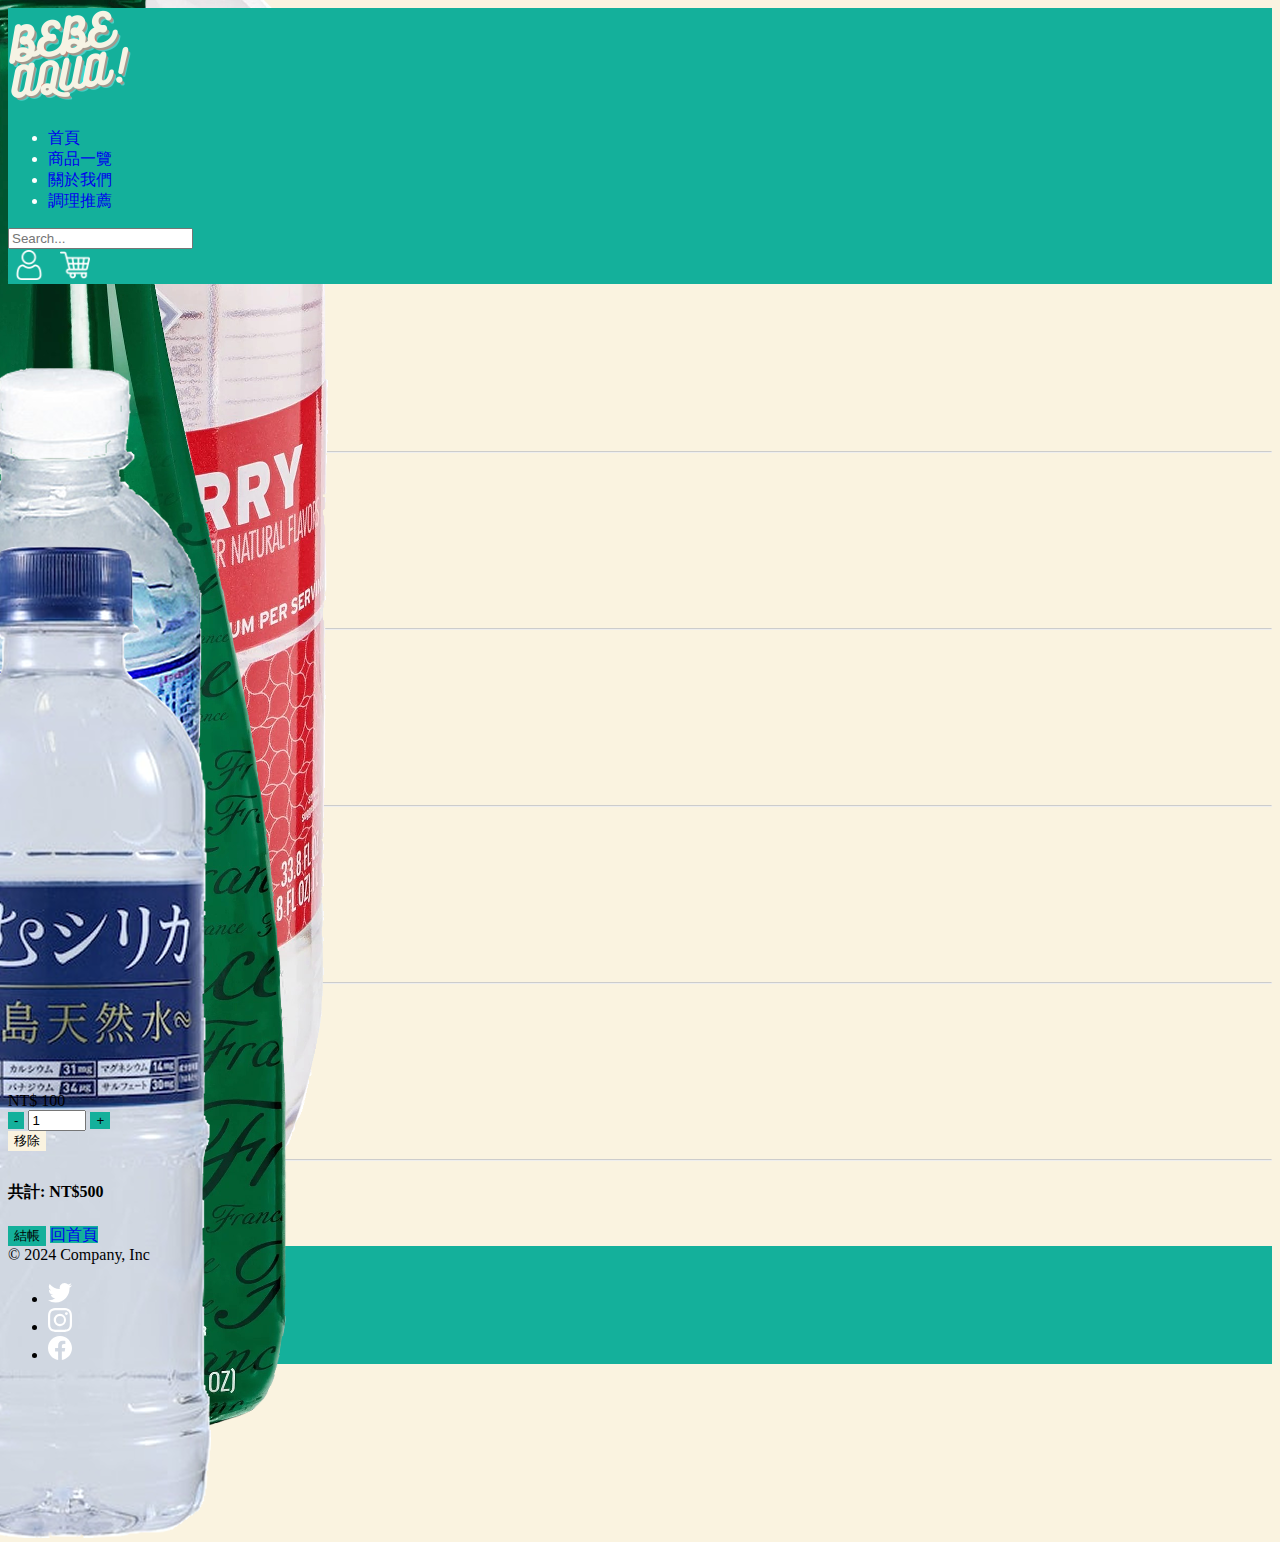
<file: Cart.html>
<!DOCTYPE html>
    <html lang="en">
    <head>
        <meta charset="UTF-8">
        <meta name="viewport" content="width=device-width, initial-scale=1.0">
        <title>Cart Page</title>
        <link href="https://cdn.jsdelivr.net/npm/bootstrap@5.0.0/dist/css/bootstrap.min.css" rel="stylesheet"
        integrity="sha384-wEmeIV1mKuiNpC+IOBjI7aAzPcEZeedi5yW5f2yOq55WWLwNGmvvx4Um1vskeMj0" crossorigin="anonymous">
        <!-- <link href="https://cdn.jsdelivr.net/npm/bootstrap@5.3.3/dist/css/bootstrap.min.css" rel="stylesheet" integrity="sha384-QWTKZyjpPEjISv5WaRU9OFeRpok6YctnYmDr5pNlyT2bRjXh0JMhjY6hW+ALEwIH" crossorigin="anonymous"> -->
        <link rel="stylesheet" href="assets/css/cart.css">
    </head>
    <body>
        <header class="p-3 text-white">
            <div class="container">
                <div class="d-flex flex-wrap align-items-center justify-content-center justify-content-lg-start">
                    <!--LOGO-->
                    <a href="index.html"
                        class="d-flex align-items-center mb-2 me-3 mb-lg-0 text-white text-decoration-none">
                        <img src="assets/image/logo.png" height="100" alt="logo">
                    </a>
                    <!--導覽列-->
                    <ul class="nav col-12 col-lg-auto me-lg-auto mb-2 justify-content-center mb-md-">
                        <li><a href="index.html" class="nav-link px-2 text-white">首頁</a></li>
                        <li><a href="goods.html" class="nav-link px-2 text-white">商品一覽</a></li>
                        <li><a href="about.html" class="nav-link px-2 text-white">關於我們</a></li>
                        <li><a href="recipe.html" class="nav-link px-2 text-white">調理推薦</a></li>
                    </ul>
                    <!--商品搜尋-->
                    <form class="col-12 col-lg-auto mb-3 mb-lg-0 me-lg-3">
                        <input name="itemSearch" type="search" class="form-control form-control-dark"
                            placeholder="Search..." aria-label="Search">
                    </form>
                    <!--登入/購物車-->
                    <div class="text-end">
                        <a href="login.html">
                            <button type="button" class="btn btn-outline-light me-2"><img src="assets/image/user.png"
                                    height="30px" alt="user"></button>
                        </a>
                        <a href="Cart.html"><button type="button" class="btn btn-outline-light"><img
                                    src="assets/image/shopping-cart.png" height="30px" alt="cart"></button></a>
    
                    </div>
                </div>
            </div>
        </header>
        <!-- <form action="" method="post" name=""> -->
        <main class="container my-4">
            <form action="Detail.html" method="get" name="form" id="form">
            <div class="row mb-3 align-items-center cart-item">
                <div class="col-md-2 text-center">
                    <div class="photo-box me-2">
                        <img src="assets/image/sparkling1.png" alt="Product Image" class="img-fluid">
                    </div>
                </div>
                <div class="col-md-2 text-center">NT$ 100</div>
                <div class="col-md-3 text-center">
                    <div class="input-group quantityBlock">
                        <button class="btn btn-outline-secondary quantityBtn" type="button">-</button>
                        <input type="text" class="form-control text-center" value="1" name="item1">
                        <button class="btn btn-outline-secondary quantityBtn" type="button">+</button>
                    </div>
                </div>
                <div class="col-md-1 text-center">
                    <button class="btn btn-outline-danger remove-item" type="button">移除</button>
                </div>
            </div>
            
            <hr>
            <div class="row mb-3 align-items-center cart-item">
                <div class="col-md-2 text-center">
                    <div class="photo-box">
                        <img src="assets/image/sparkling2.png" alt="Product Image" class="img-fluid">
                    </div>
                </div>
                <!-- NT$  -->
                <div class="col-md-2 text-center">NT$ 100</div>
                <div class="col-md-3 text-center">
                    <div class="input-group quantityBlock">
                        <button class="btn btn-outline-secondary quantityBtn" type="button">-</button>
                        <input type="text" class="form-control text-center" value="1" name="item2">
                        <button class="btn btn-outline-secondary quantityBtn" type="button">+</button>
                    </div>
                </div>
                <div class="col-md-1 text-center">
                    <button class="btn btn-outline-danger remove-item" type="button">移除</button>
                </div>
            </div>
            <hr>
            <div class="row mb-3 align-items-center cart-item">
                <div class="col-md-2 text-center">
                    <div class="photo-box">
                        <img src="assets/image/sparkling3.png" alt="Product Image" class="img-fluid">
                    </div>
                </div>
                <div class="col-md-2 text-center">NT$ 100</div>
                <div class="col-md-3 text-center">
                    <div class="input-group quantityBlock">
                        <button class="btn btn-outline-secondary quantityBtn" type="button">-</button>
                        <input type="text" class="form-control text-center" value="1" name="item3">
                        <button class="btn btn-outline-secondary quantityBtn" type="button">+</button>
                    </div>
                </div>
                <div class="col-md-1 text-center">
                    <button class="btn btn-outline-danger remove-item" type="button">移除</button>
                </div>
            </div>
            <hr>

            <div class="row mb-3 align-items-center cart-item">
                <div class="col-md-2 text-center">
                    <div class="photo-box">
                        <img src="assets/image/water1.png" alt="Product Image" class="img-fluid">
                    </div>
                </div>
                <div class="col-md-2 text-center">NT$ 100</div>
                <div class="col-md-3 text-center">
                    <div class="input-group quantityBlock">
                        <button class="btn btn-outline-secondary quantityBtn" type="button">-</button>
                        <input type="text" class="form-control text-center" value="1" name="item4">
                        <!-- 用上面的name去找database的名稱 -->
                        <button class="btn btn-outline-secondary quantityBtn" type="button">+</button>
                    </div>
                </div>
                <div class="col-md-1 text-center">
                    <button class="btn btn-outline-danger remove-item" type="button">移除</button>
                </div>
            </div>
            <hr>
            
            <div class="row mb-3 align-items-center cart-item">
                <div class="col-md-2 text-center">
                    <div class="photo-box">
                        <img src="assets/image/water2.png" alt="Product Image" class="img-fluid">
                    </div>
                </div>
                <div class="col-md-2 text-center">NT$ 100</div>
                <div class="col-md-3 text-center">
                    <div class="input-group quantityBlock">
                        <button class="btn btn-outline-secondary quantityBtn" type="button">-</button>
                        <input type="text" class="form-control text-center" value="1" name="item5">
                        <!-- 用上面的name去找database的名稱 -->
                        <button class="btn btn-outline-secondary quantityBtn" type="button">+</button>
                    </div>
                </div>
                <div class="col-md-1 text-center">
                    <button class="btn btn-outline-danger remove-item" type="button">移除</button>
                </div>
            </div>
            <hr>

            <div class="d-flex align-items-center my-4 sum">
                <h4><span class="fw-bold sumNum">300</span></h4>
                <button class="btn btn-primary" value="submit">
                    結帳
                </button>
                <a href="index.html" class="btn btn-primary">
                    回首頁
                </a>
            </div>
            </form>
        </main>

        <!-- <footer class="bg-teal text-center py-3">
            <p class="mb-0">footer</p>
        </footer> -->
        <div class="greenBackground">
            <div class="container">
              <footer class="d-flex flex-wrap justify-content-between align-items-center p-3 mt-4 border-top">
                <div class="col-md-4 d-flex align-items-center">
                  <span class="text-white">&copy; 2024 Company, Inc</span>
                </div>
                <ul class="nav col-md-4 justify-content-end list-unstyled d-flex">
                  <li class="ms-3"><a class="text-muted iconFillWhite" href="https://x.com/LithuanianGovt" target="_blank"><img
                        src="assets/image/twitter.svg" alt="twitter" height="24"></a>
                  </li>
                  <li class="ms-3"><a class="text-muted iconFillWhite" href="https://www.instagram.com/" target="_blank"><img
                        src="assets/image/instagram.svg" alt="instagram" height="24"></a></li>
                  <li class="ms-3"><a class="text-muted iconFillWhite"
                      href="https://www.facebook.com/pages/%E4%B8%AD%E5%8E%9F%E5%A4%A7%E5%AD%B8/108333922524869"
                      target="_blank"><img src="assets/image/facebook.svg" alt="facebook" height="24"></a>
                  </li>
                </ul>
              </footer>
            </div>
        </div>

        <!-- <script src="https://code.jquery.com/jquery-3.6.0.min.js"></script>
        <script src="https://cdn.jsdelivr.net/npm/@popperjs/core@2.9.3/dist/umd/popper.min.js"></script>
        <script src="https://stackpath.bootstrapcdn.com/bootstrap/5.3.2/js/bootstrap.min.js"></script> -->
        <script src="assets/js/cart.js"></script>
    </body>
    </html>
</file>
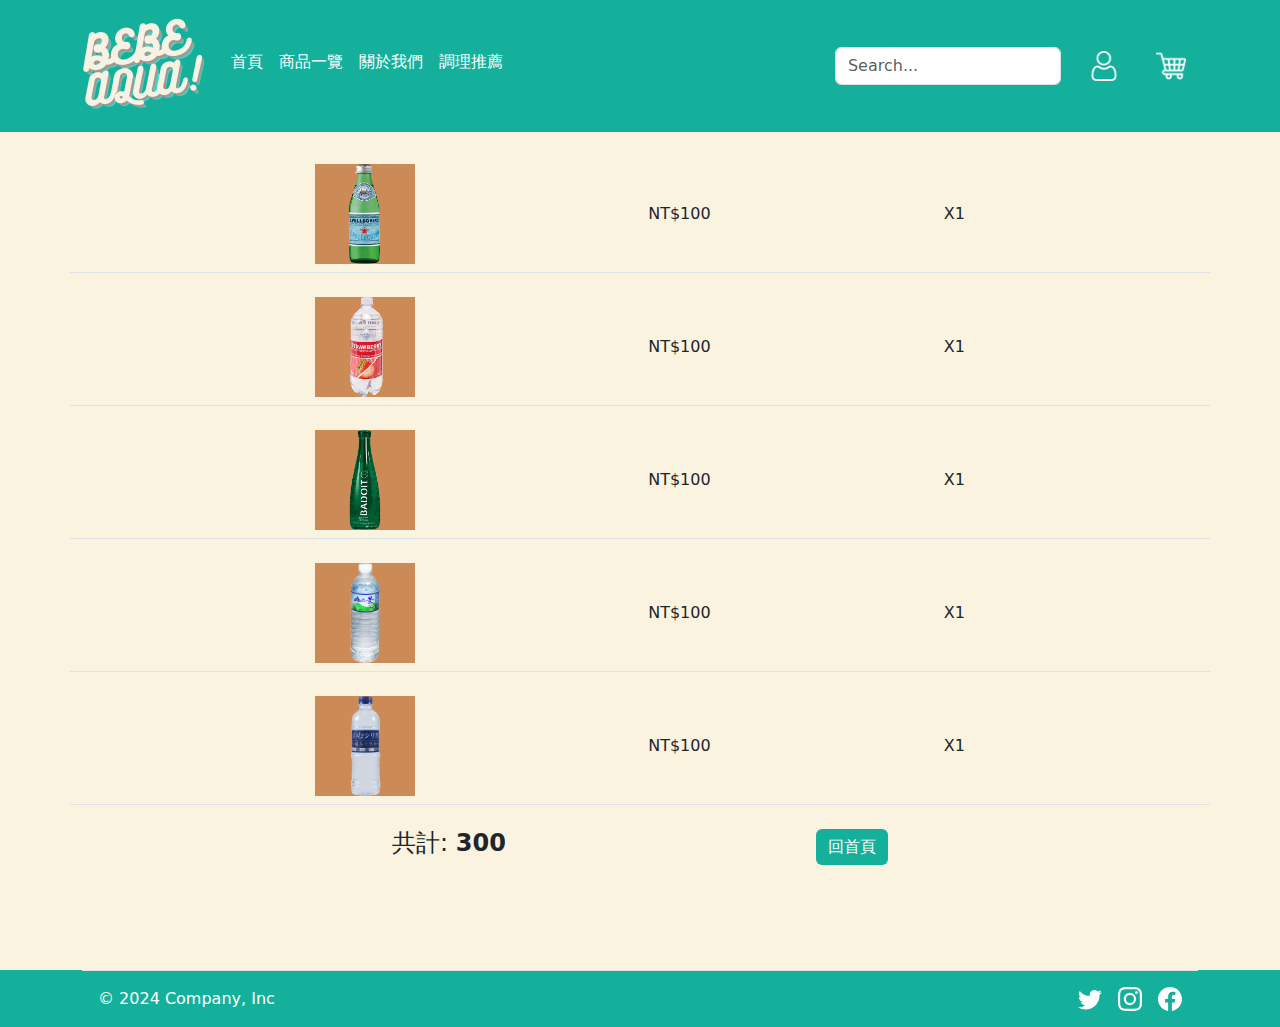
<file: Detail.html>
<!DOCTYPE html>
<html lang="en">
<head>
    <meta charset="UTF-8">
    <meta name="viewport" content="width=device-width, initial-scale=1.0">
    <title>Shopping Cart</title>
    <link href="https://cdn.jsdelivr.net/npm/bootstrap@5.3.3/dist/css/bootstrap.min.css" rel="stylesheet" integrity="sha384-QWTKZyjpPEjISv5WaRU9OFeRpok6YctnYmDr5pNlyT2bRjXh0JMhjY6hW+ALEwIH" crossorigin="anonymous">
    <link rel="stylesheet" href="assets/css/detail.css">
</head>
<body>
    <header class="p-3 text-white">
        <div class="container">
            <div class="d-flex flex-wrap align-items-center justify-content-center justify-content-lg-start">
                <!--LOGO-->
                <a href="index.html"
                    class="d-flex align-items-center mb-2 me-3 mb-lg-0 text-white text-decoration-none">
                    <img src="assets/image/logo.png" height="100" alt="logo">
                </a>
                <!--導覽列-->
                <ul class="nav col-12 col-lg-auto me-lg-auto mb-2 justify-content-center mb-md-">
                    <li><a href="index.html" class="nav-link px-2 text-white">首頁</a></li>
                    <li><a href="goods.html" class="nav-link px-2 text-white">商品一覽</a></li>
                    <li><a href="about.html" class="nav-link px-2 text-white">關於我們</a></li>
                    <li><a href="recipe.html" class="nav-link px-2 text-white">調理推薦</a></li>
                </ul>
                <!--商品搜尋-->
                <form class="col-12 col-lg-auto mb-3 mb-lg-0 me-lg-3">
                    <input name="itemSearch" type="search" class="form-control form-control-dark"
                        placeholder="Search..." aria-label="Search">
                </form>
                <!--登入/購物車-->
                <div class="text-end">
                    <a href="login.html">
                        <button type="button" class="btn btn-outline-light me-2"><img src="assets/image/user.png"
                                height="30px" alt="user"></button>
                    </a>
                    <a href="Cart.html"><button type="button" class="btn btn-outline-light"><img
                                src="assets/image/shopping-cart.png" height="30px" alt="cart"></button></a>

                </div>
            </div>
        </div>
    </header>
    <main class="container my-4">
        <!--最上面的hr <hr class="bg-primary" style="height: 3px;"> -->
        <div class="row mb-3">
            <div class="col-12 d-flex align-items-center border-bottom py-2">
                <img src="assets/image/sparkling1.png" alt="photo" class="photo-box">                
                <span>NT$100</span>
                <span>X1</span>
            </div>
        </div>
        <div class="row mb-3">
            <div class="col-12 d-flex align-items-center border-bottom py-2">
                <img src="assets/image/sparkling2.png" alt="photo" class="photo-box">
                <span>NT$100</span>
                <span>X1</span>
            </div>
        </div>
        <div class="row mb-3">
            <div class="col-12 d-flex align-items-center border-bottom py-2">
                <img src="assets/image/sparkling3.png" alt="photo" class="photo-box">
                <span>NT$100</span>
                <span>X1</span>
            </div>
        </div>
        <div class="row mb-3">
            <div class="col-12 d-flex align-items-center border-bottom py-2">
                <img src="assets/image/water1.png" alt="photo" class="photo-box">
                <span>NT$100</span>
                <span>X1</span>
            </div>
        </div>
        <div class="row mb-3">
            <div class="col-12 d-flex align-items-center border-bottom py-2">
                <img src="assets/image/water2.png" alt="photo" class="photo-box">
                <span>NT$100</span>
                <span>X1</span>
            </div>
        </div>
        <div class="d-flex align-items-center my-4 sum">
            <h4>共計: <span class="fw-bold">300</span></h4>
            <a href="index.html"><button class="btn btn-primary">回首頁</button></a>
            
        </div>
        <!-- SPACE KEEPER -->
        <div class="my-5 p-1"></div>
    </main>
    
    <div class="greenBackground">
        <div class="container">
          <footer class="d-flex flex-wrap justify-content-between align-items-center p-3 mt-4 border-top">
            <div class="col-md-4 d-flex align-items-center">
              <span class="text-white">&copy; 2024 Company, Inc</span>
            </div>
            <ul class="nav col-md-4 justify-content-end list-unstyled d-flex">
              <li class="ms-3"><a class="text-muted iconFillWhite" href="https://x.com/LithuanianGovt" target="_blank"><img
                    src="assets/image/twitter.svg" alt="twitter" height="24"></a>
              </li>
              <li class="ms-3"><a class="text-muted iconFillWhite" href="https://www.instagram.com/" target="_blank"><img
                    src="assets/image/instagram.svg" alt="instagram" height="24"></a></li>
              <li class="ms-3"><a class="text-muted iconFillWhite"
                  href="https://www.facebook.com/pages/%E4%B8%AD%E5%8E%9F%E5%A4%A7%E5%AD%B8/108333922524869"
                  target="_blank"><img src="assets/image/facebook.svg" alt="facebook" height="24"></a>
              </li>
            </ul>
          </footer>
        </div>
    </div>

    <script src="https://stackpath.bootstrapcdn.com/bootstrap/5.3.0/js/bootstrap.bundle.min.js"></script>
</body>
</html>
</file>
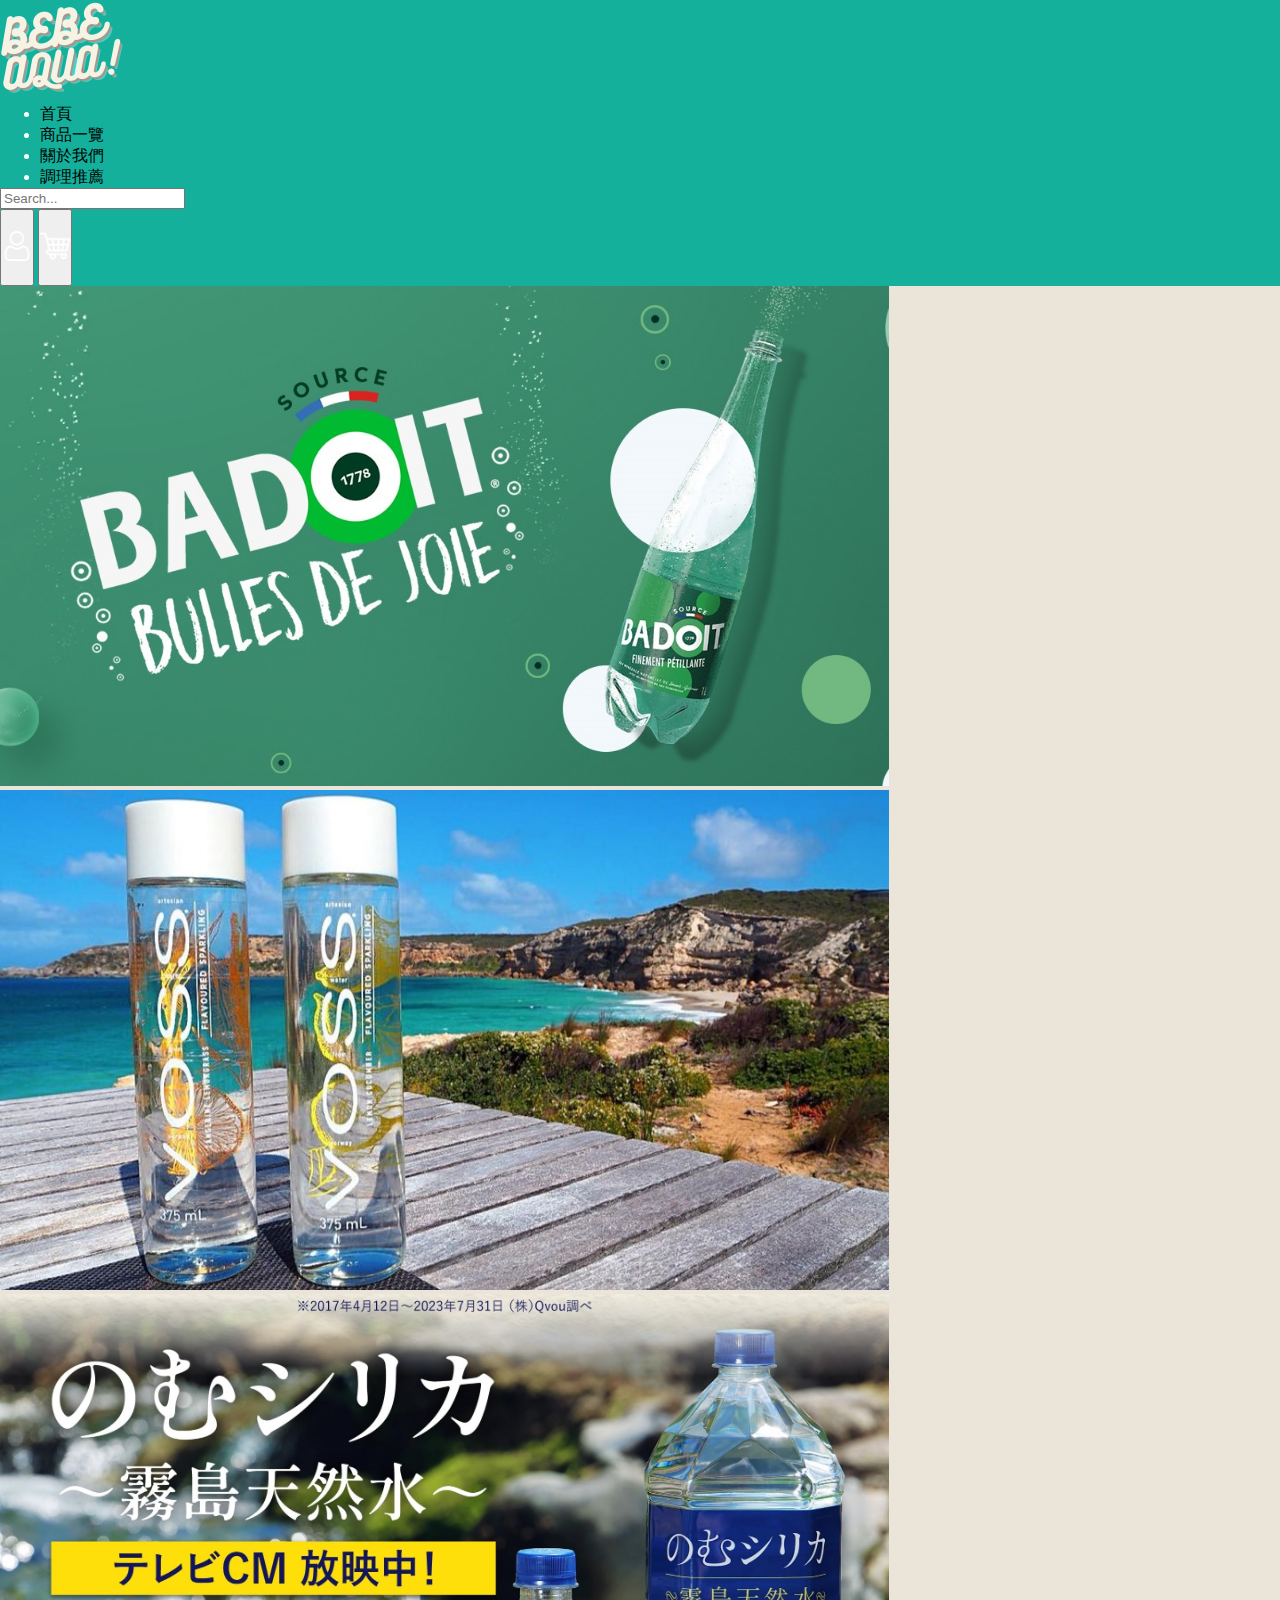
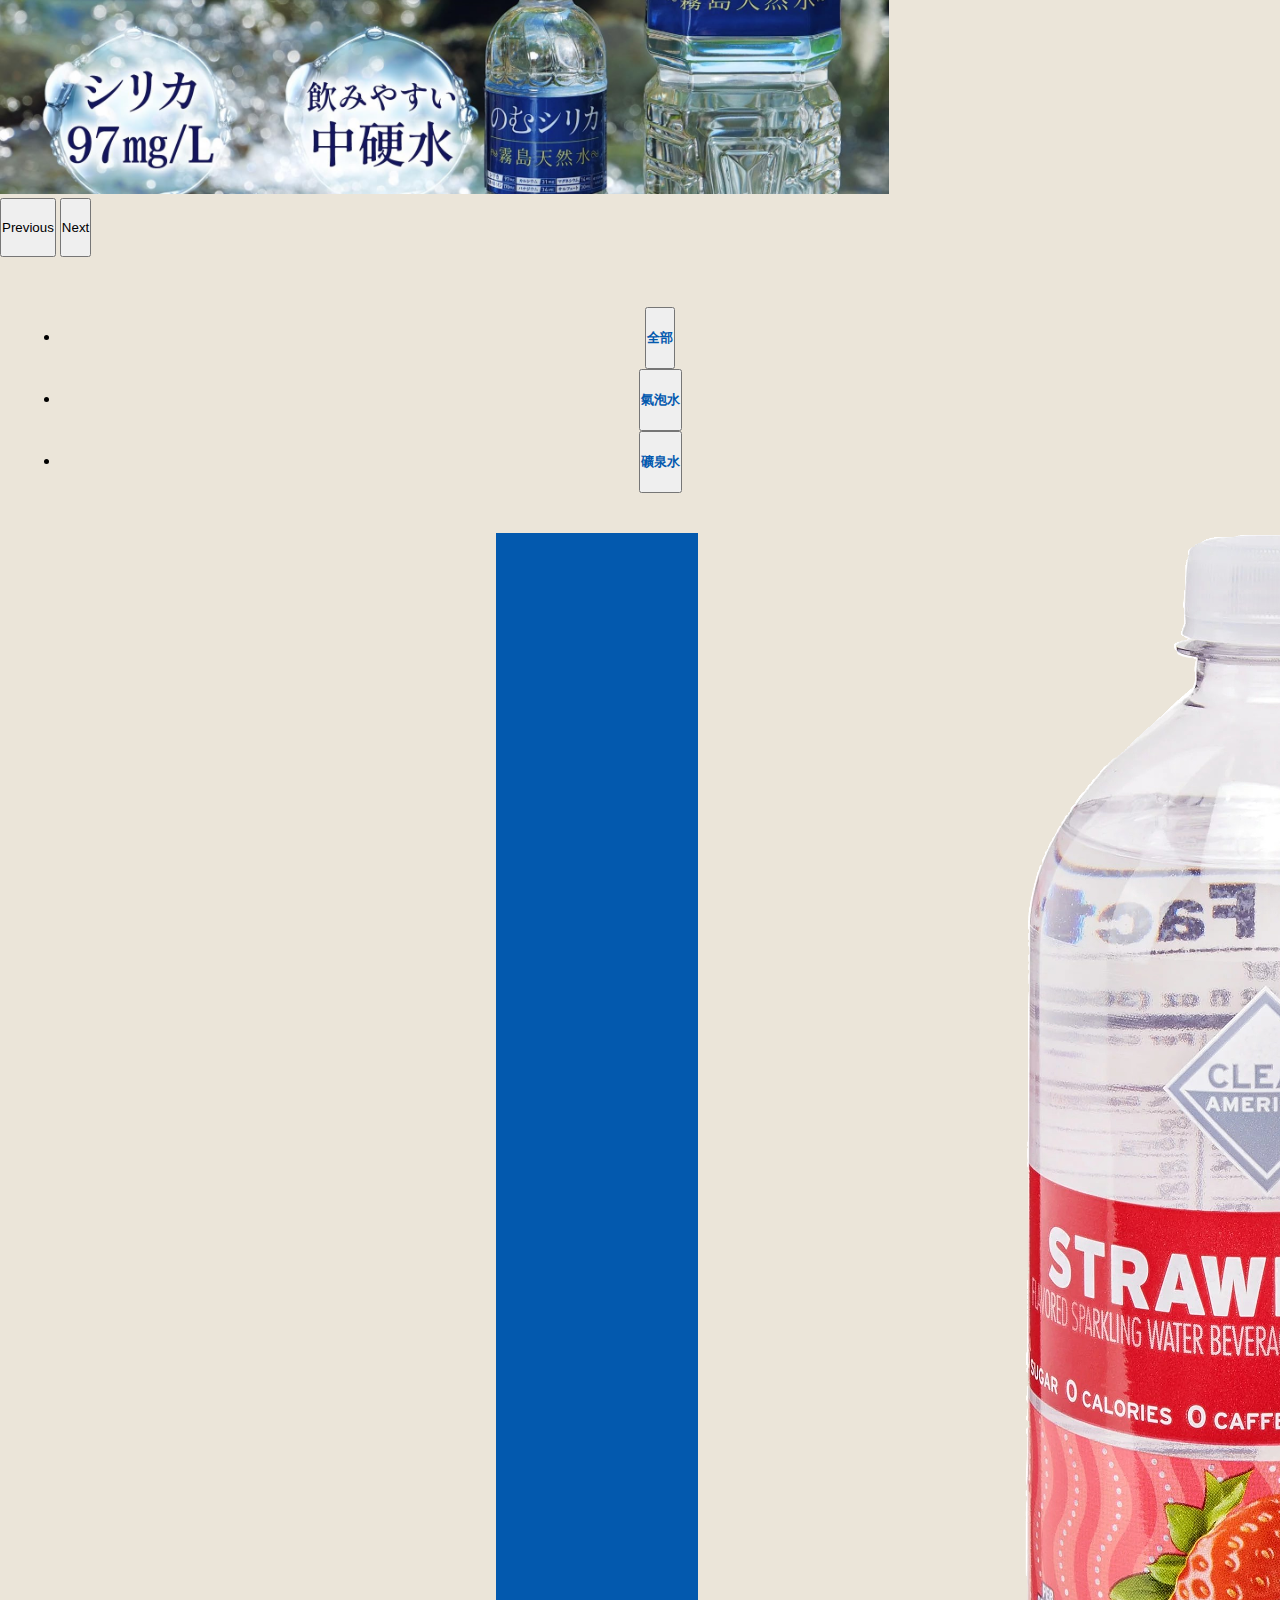
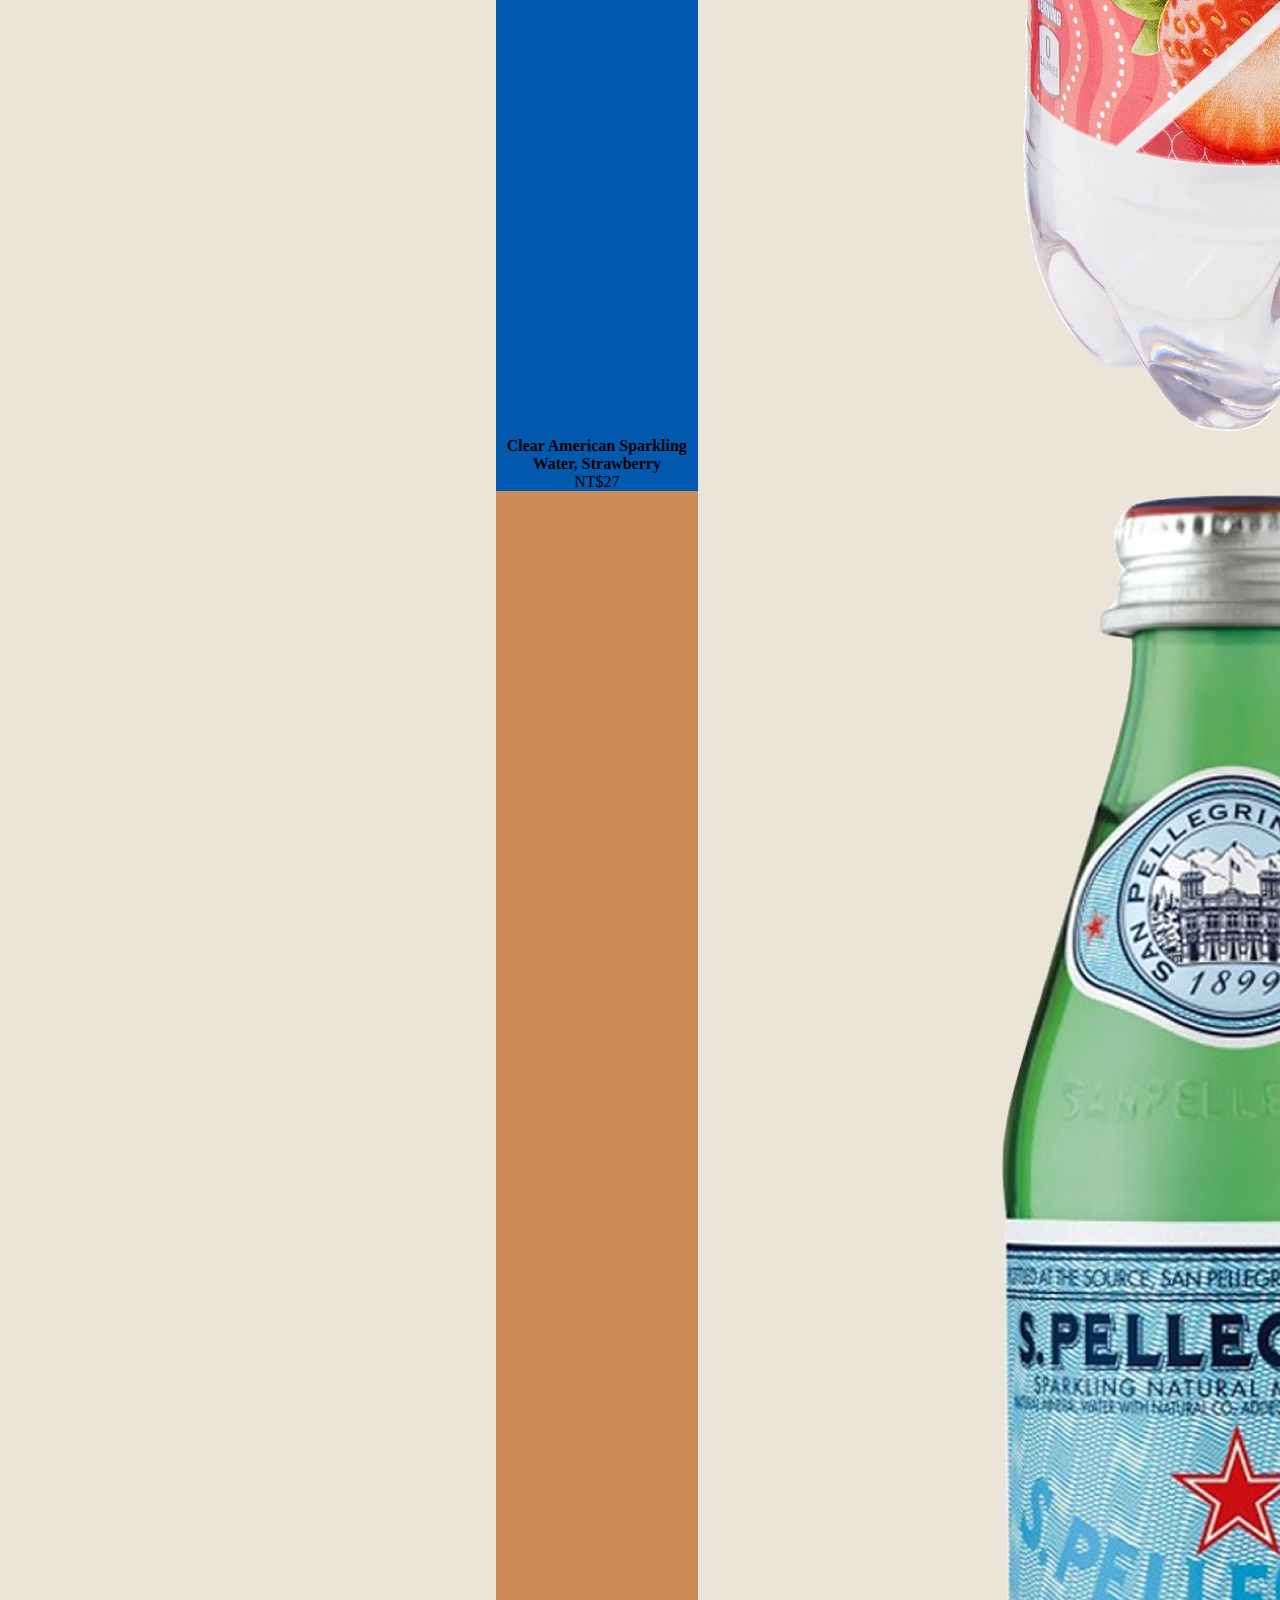
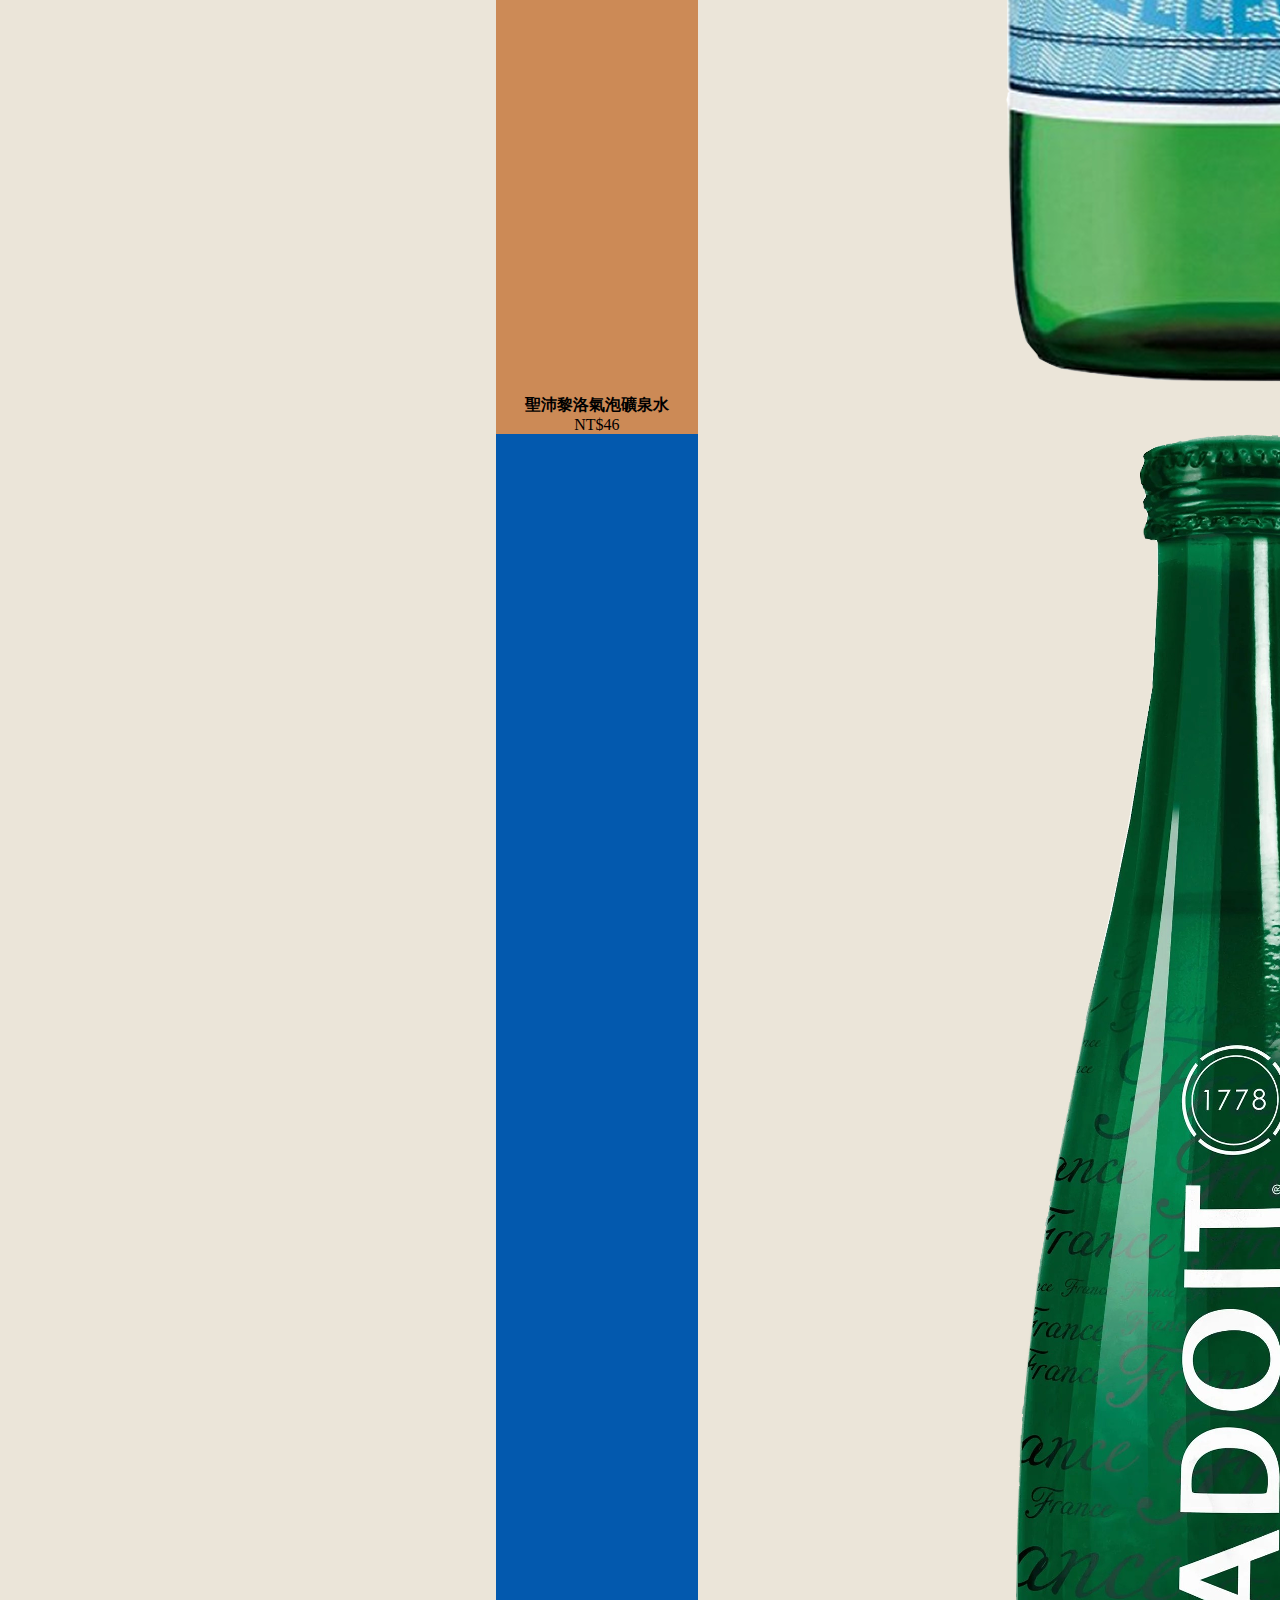
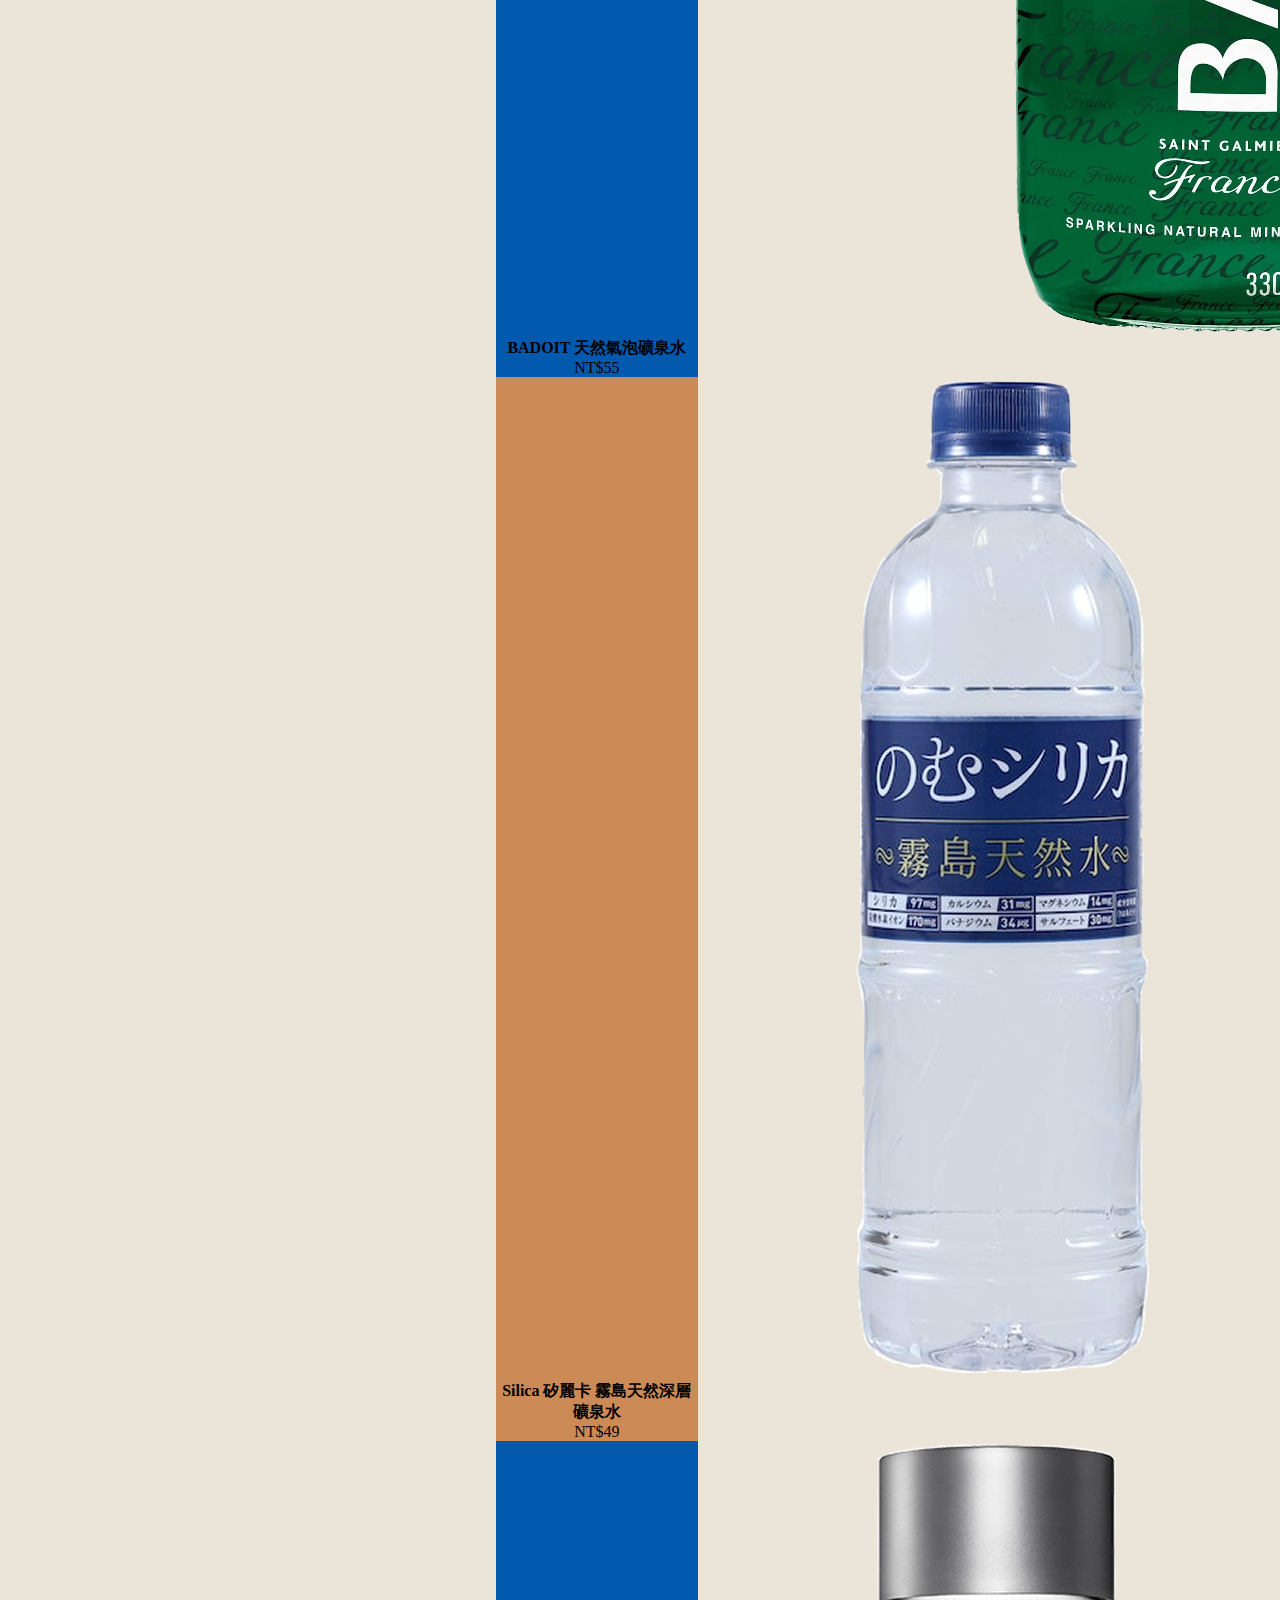
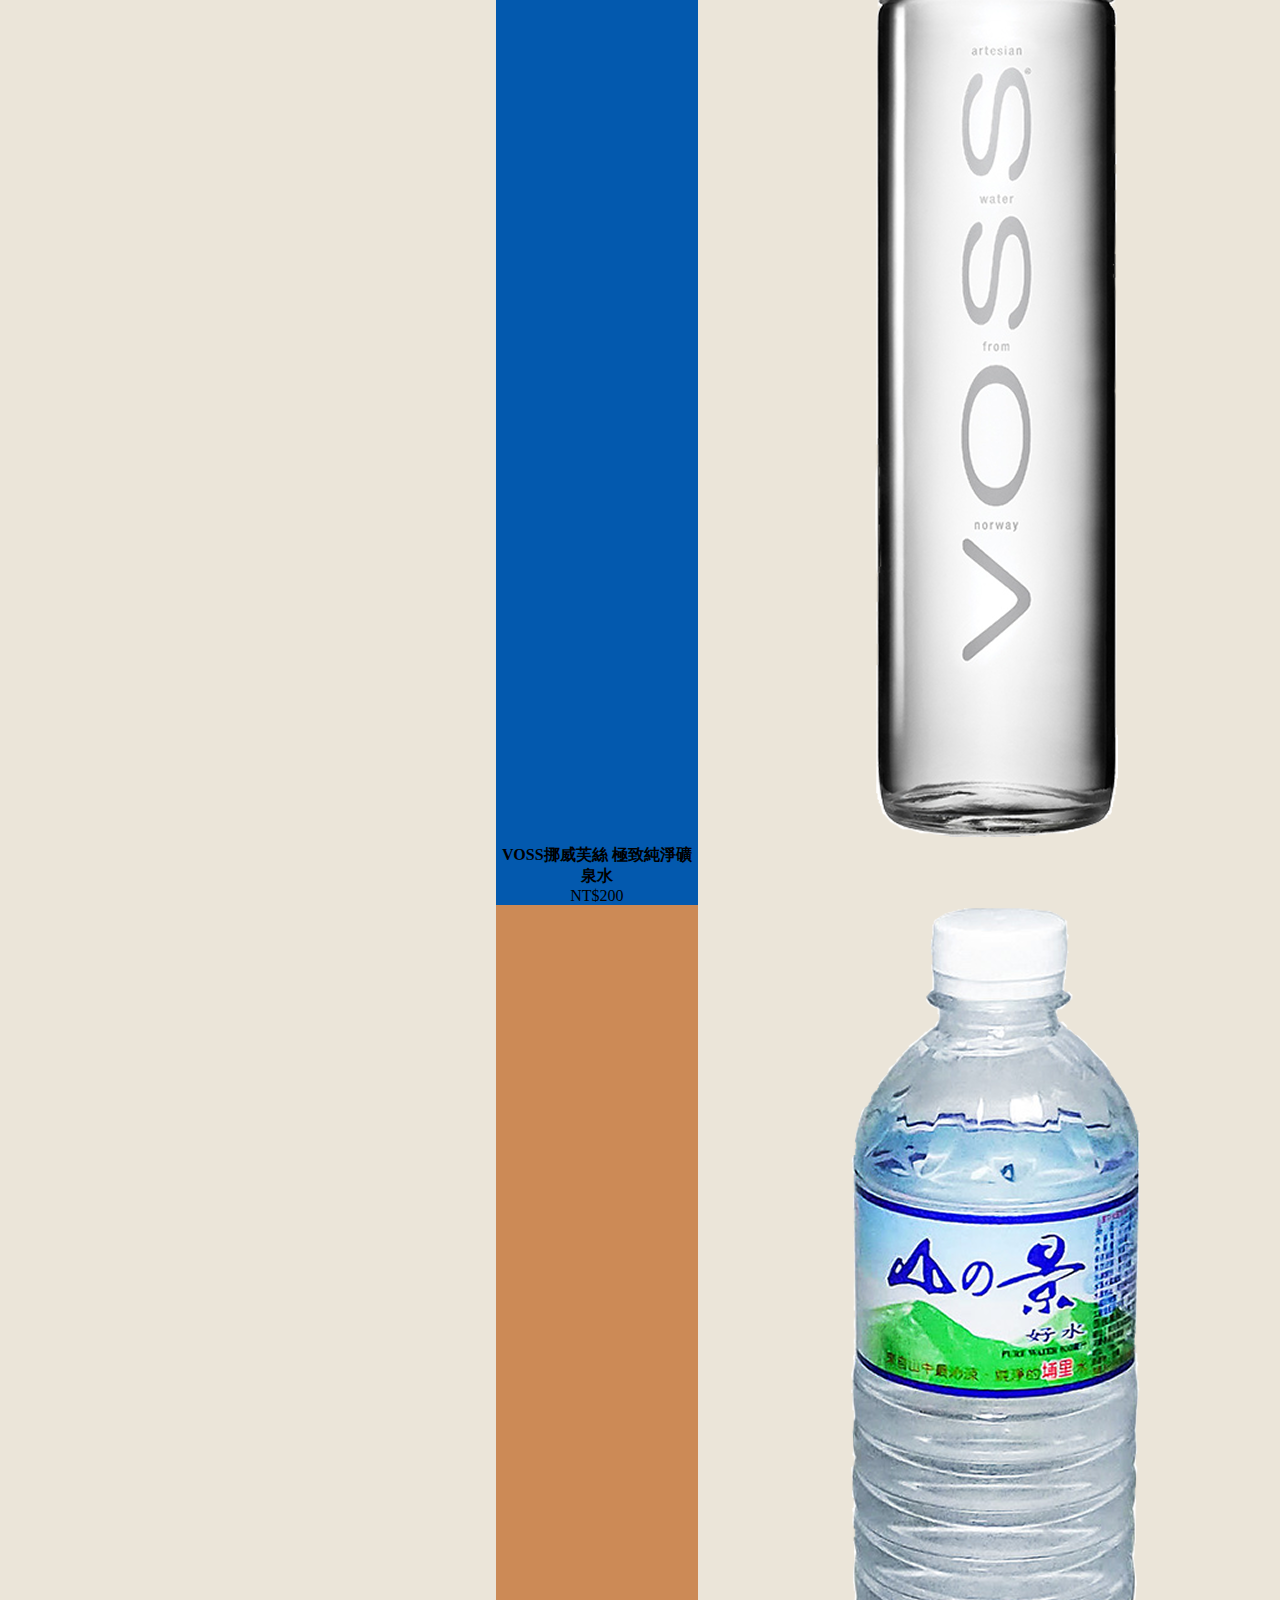
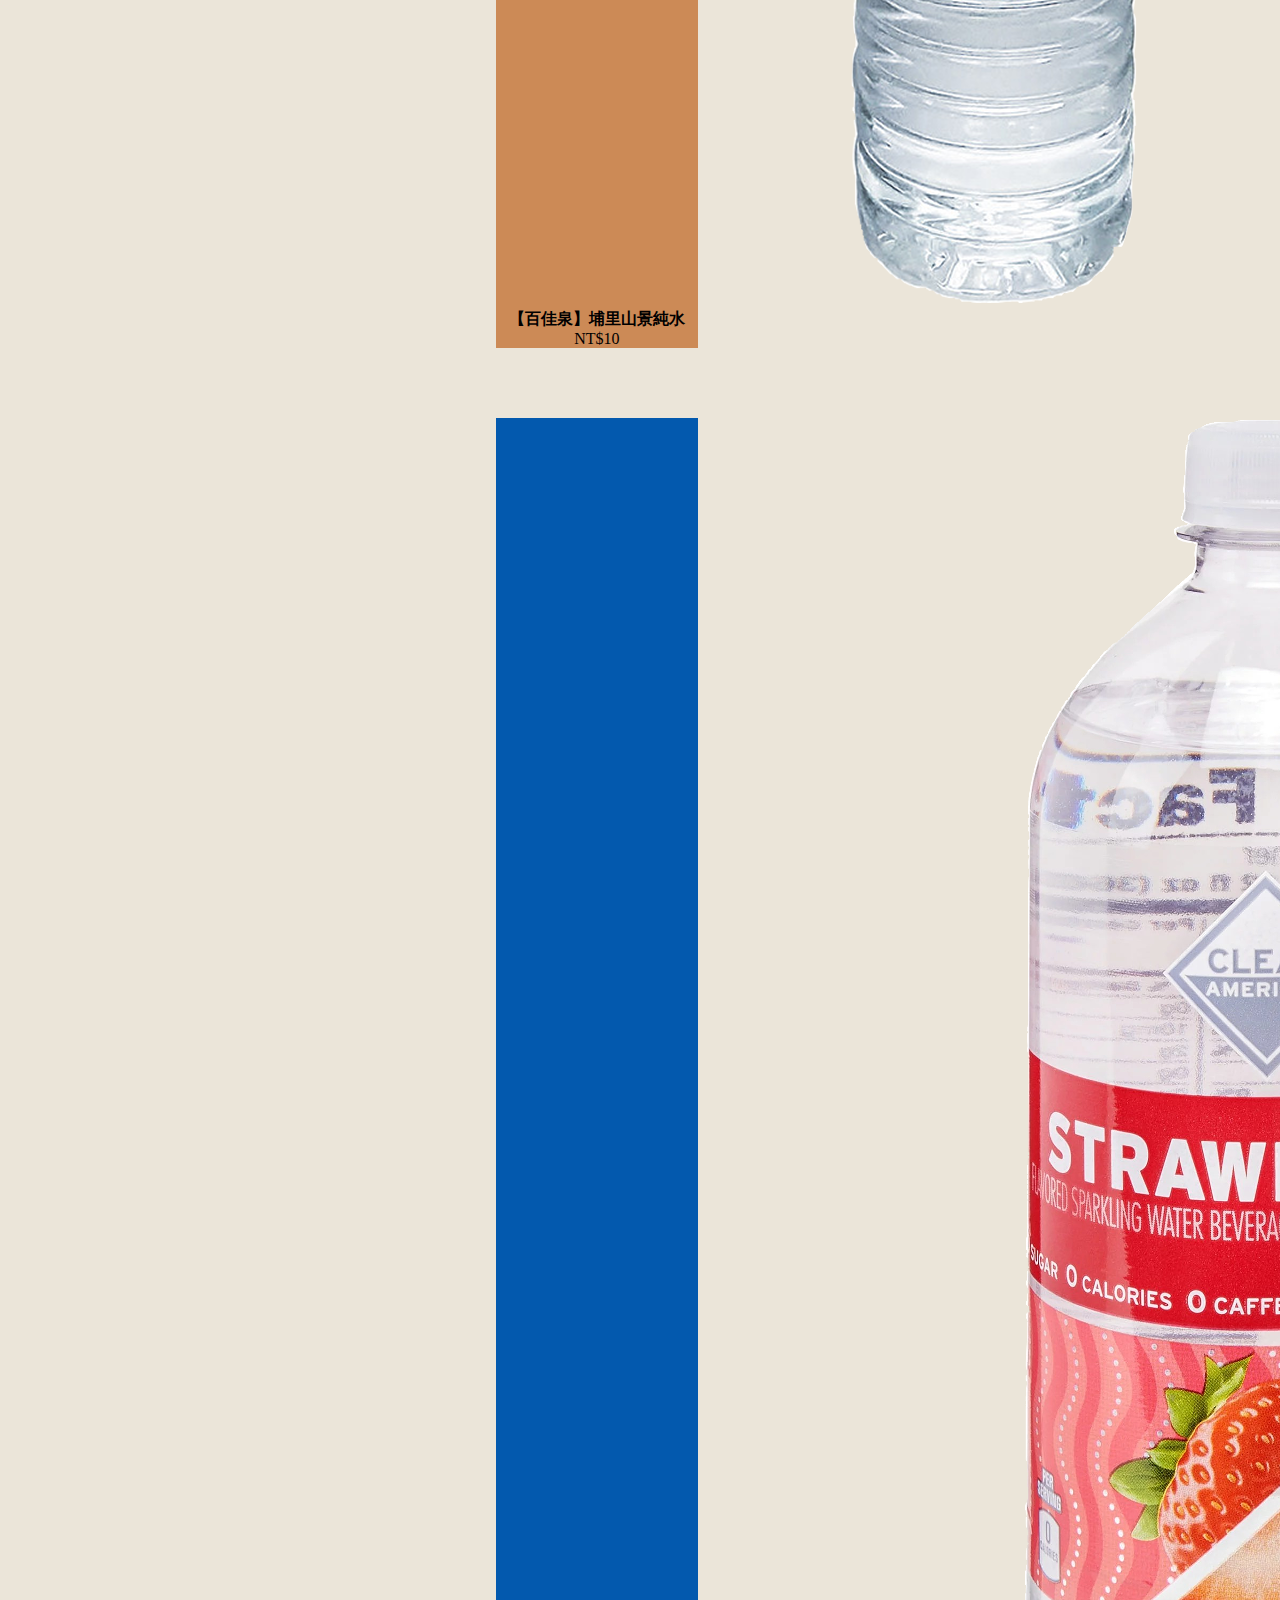
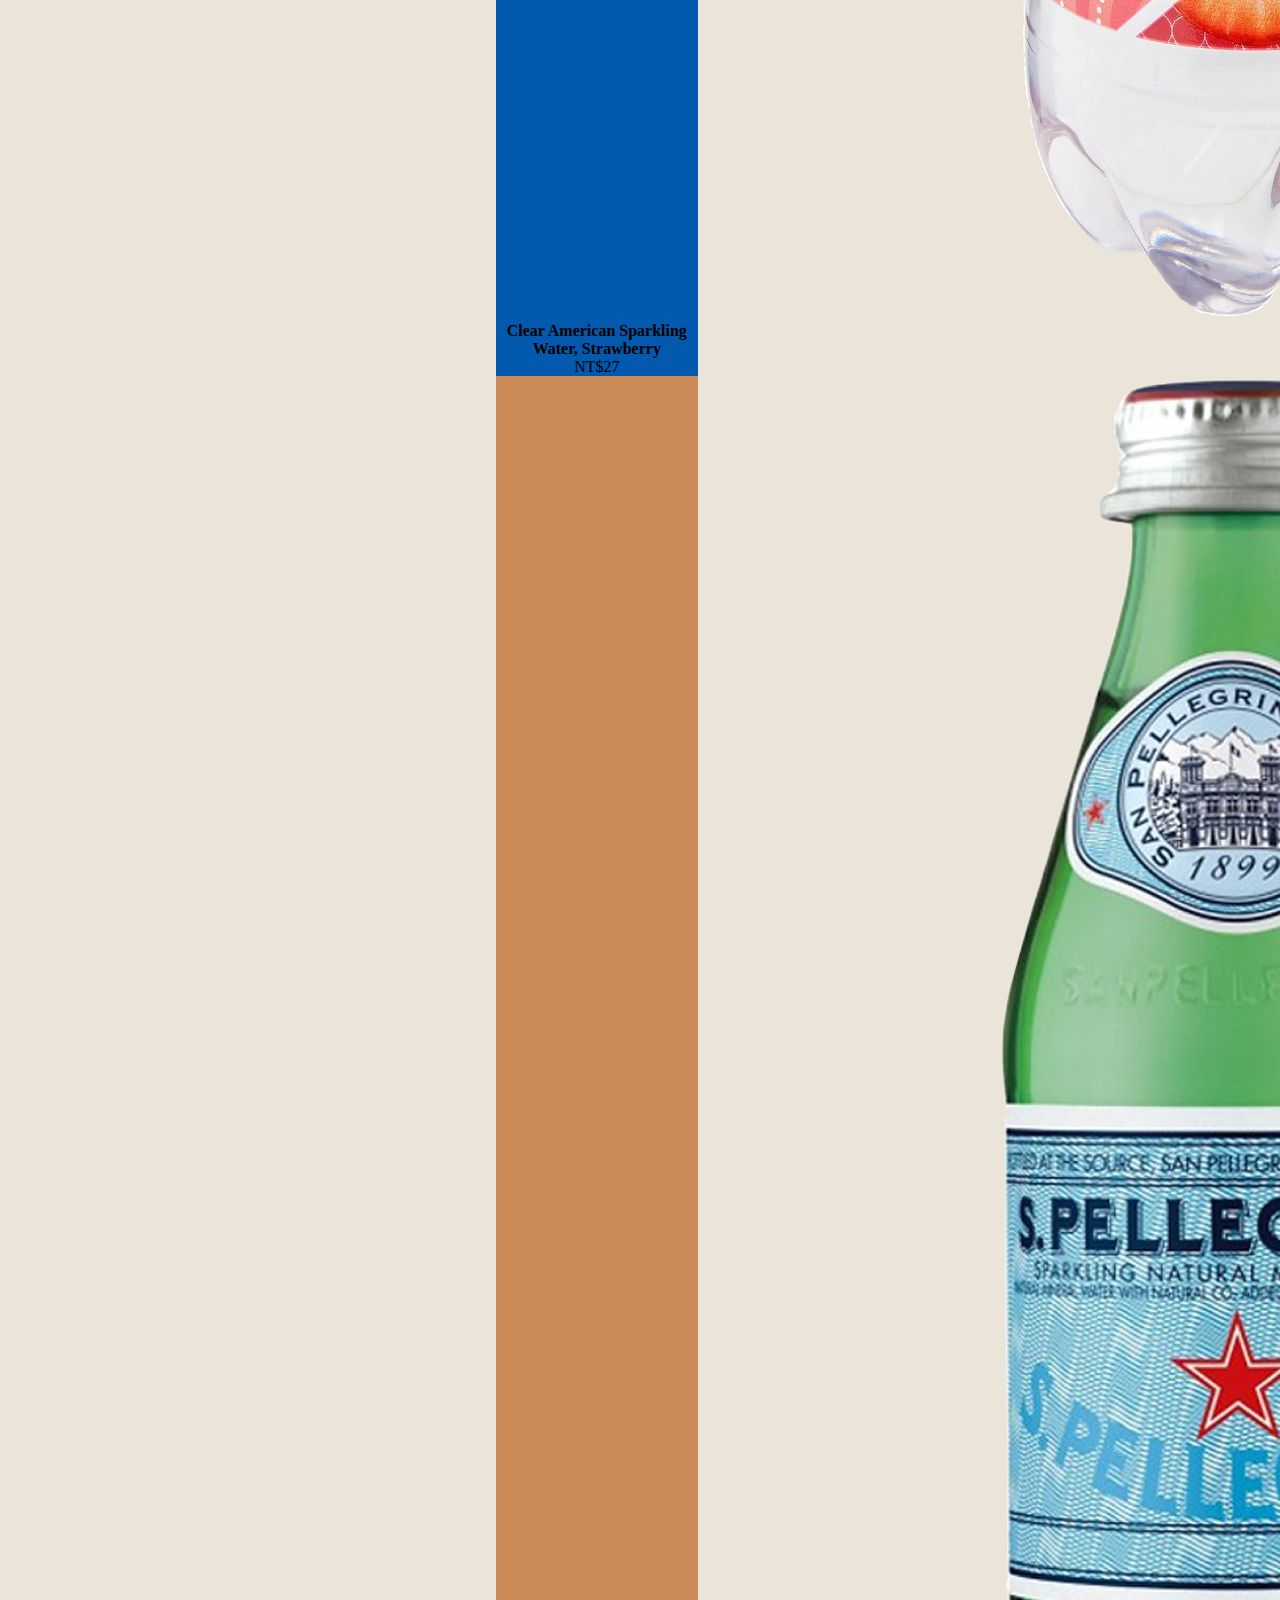
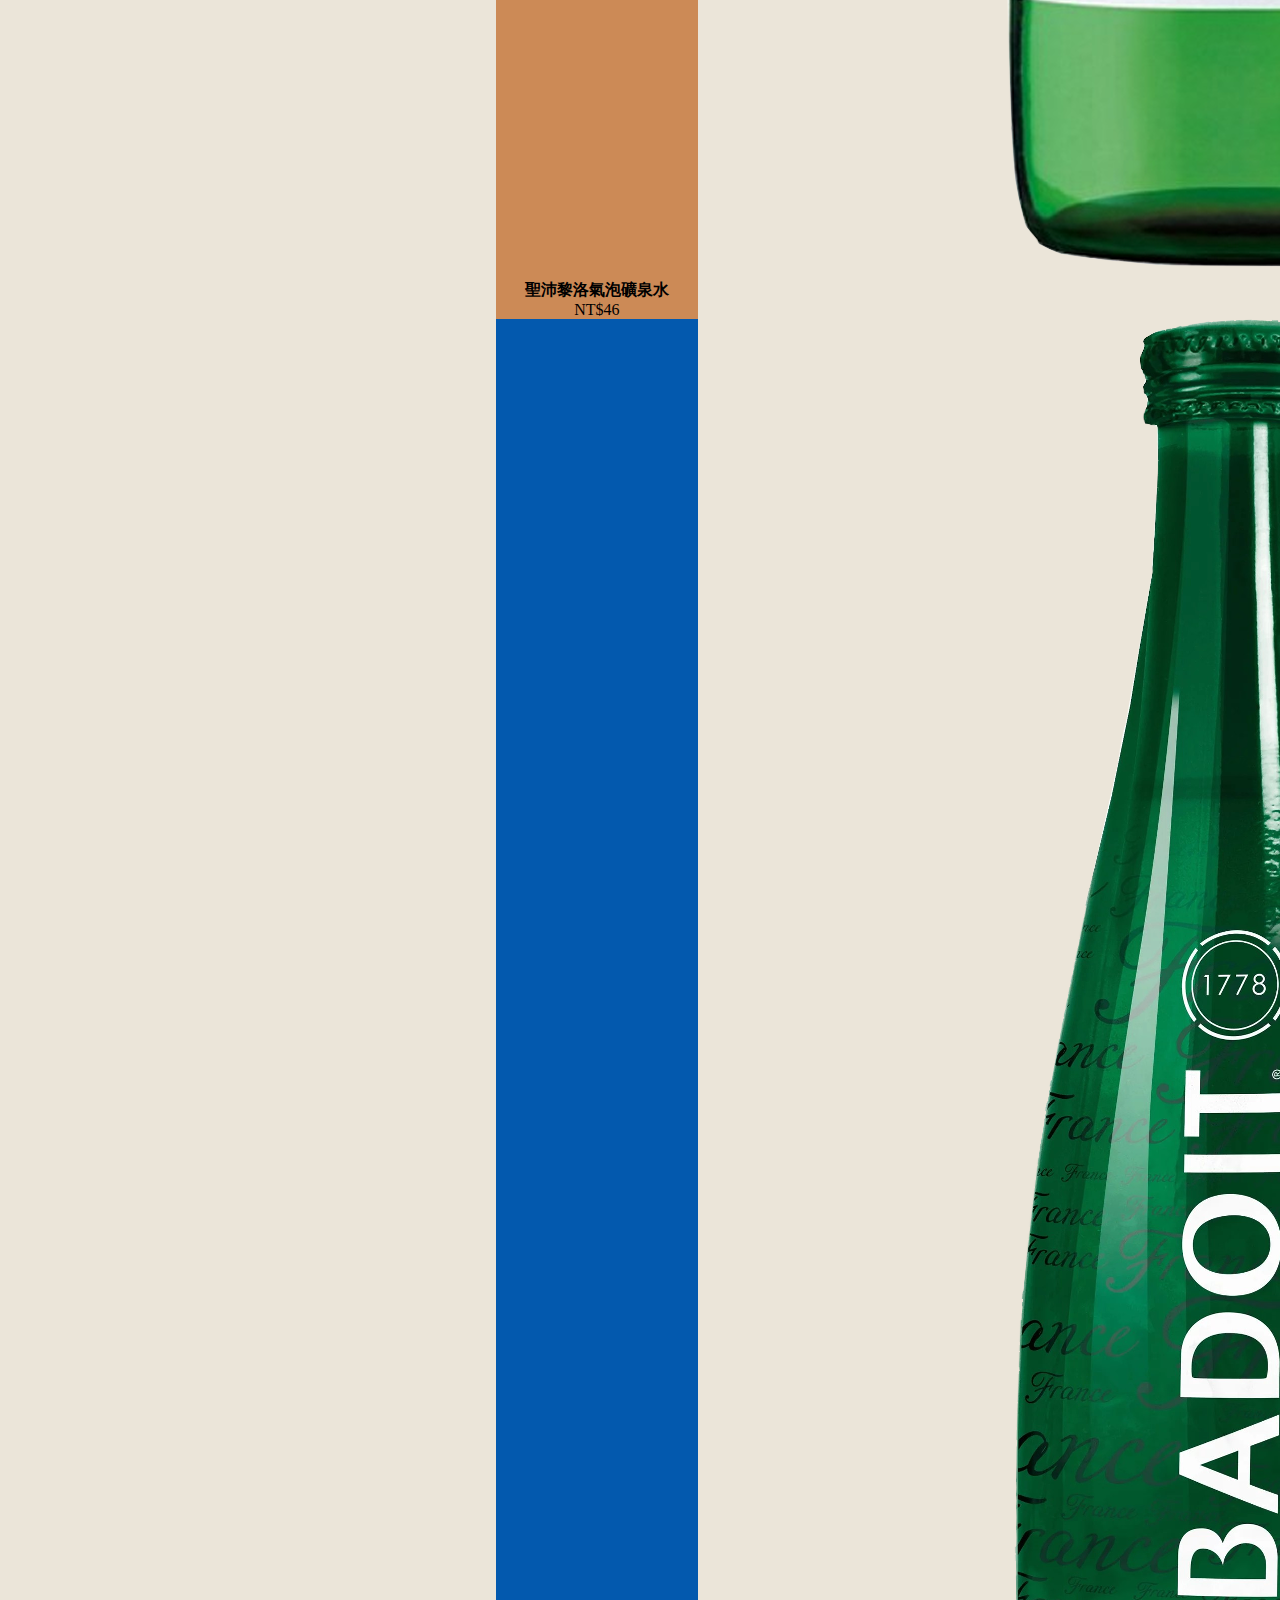
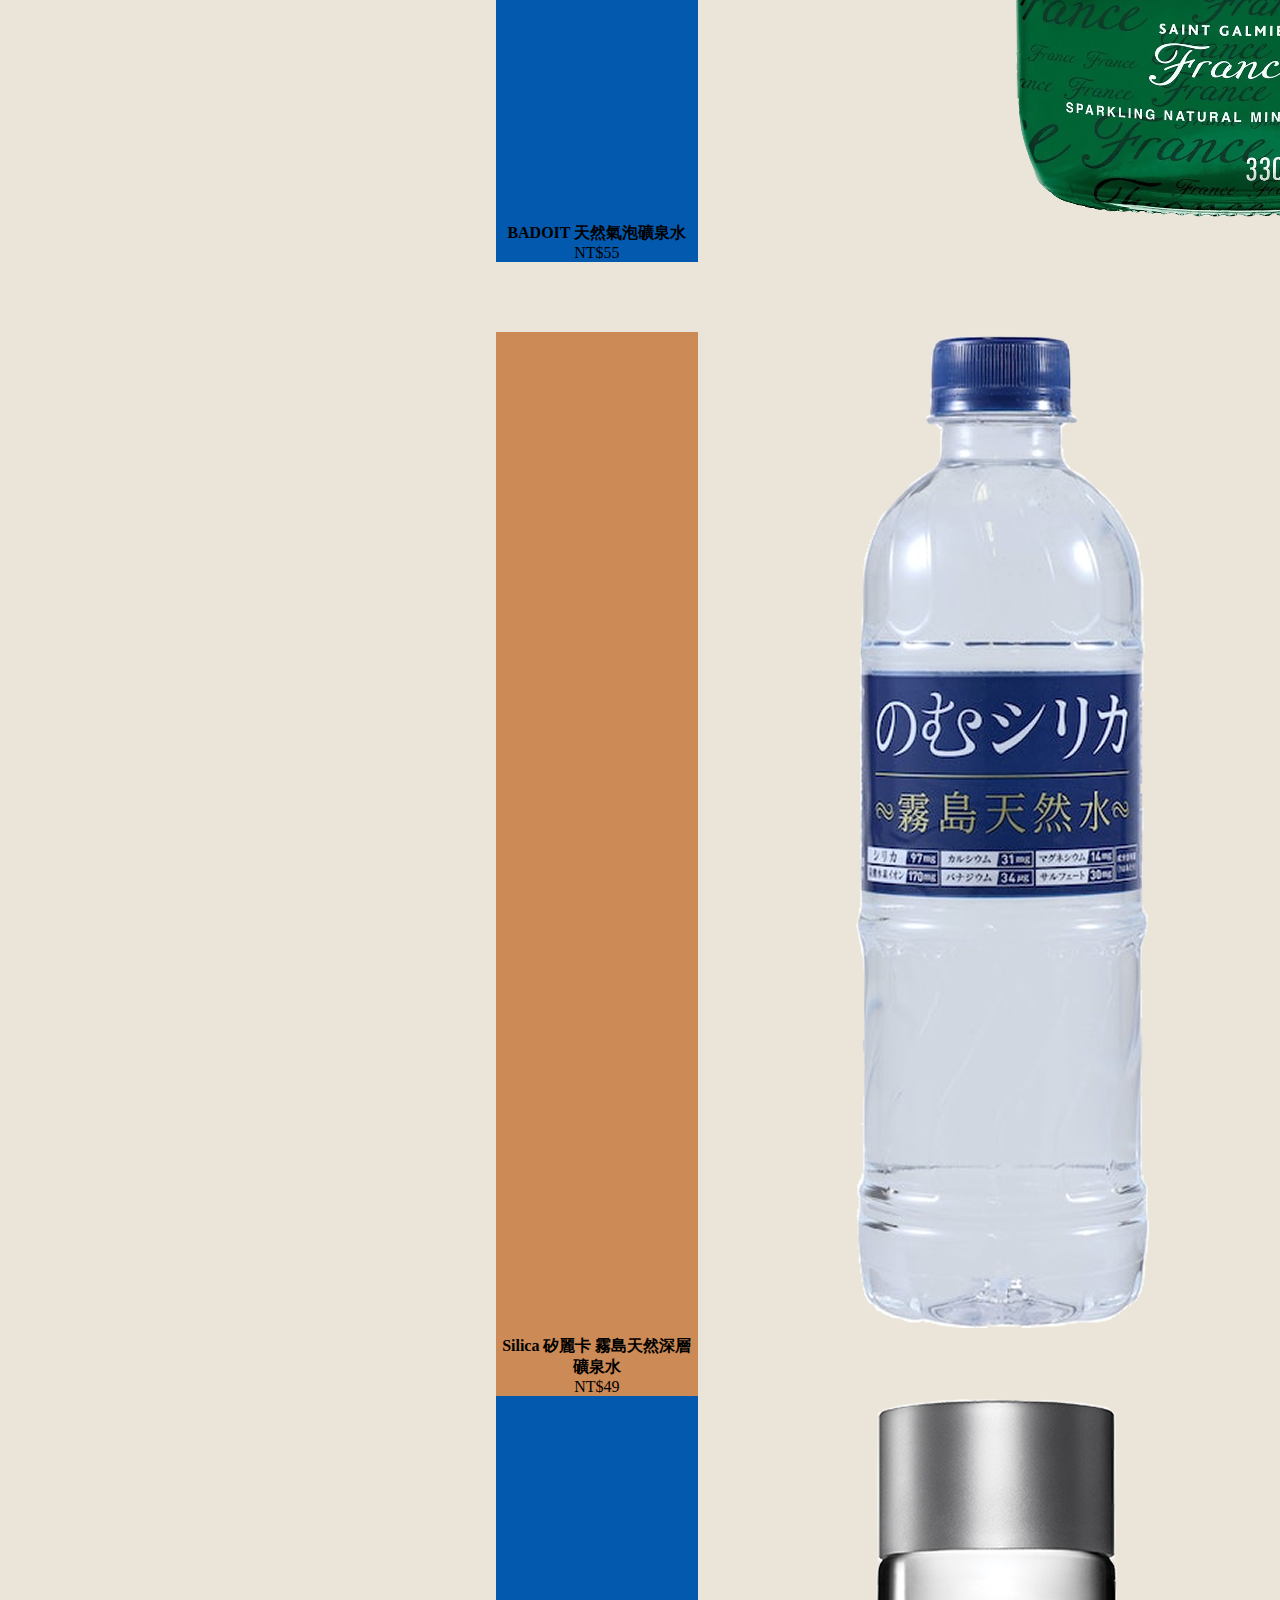
<file: goods.html>
<!DOCTYPE html>
<html lang="en">

<head>
    <meta charset="UTF-8">
    <meta name="viewport" content="width=device-width, initial-scale=1.0">
    <link href="https://cdn.jsdelivr.net/npm/bootstrap@5.0.0/dist/css/bootstrap.min.css" rel="stylesheet"
        integrity="sha384-wEmeIV1mKuiNpC+IOBjI7aAzPcEZeedi5yW5f2yOq55WWLwNGmvvx4Um1vskeMj0" crossorigin="anonymous">
    <script src="https://cdn.jsdelivr.net/npm/bootstrap@5.0.0/dist/js/bootstrap.bundle.min.js"
        integrity="sha384-p34f1UUtsS3wqzfto5wAAmdvj+osOnFyQFpp4Ua3gs/ZVWx6oOypYoCJhGGScy+8" crossorigin="anonymous">
        </script>
   
    <link rel="stylesheet" href="assets/css/goods.css">

    <title>商品頁面</title>

</head>

<body style="background-color: #ebe5d9;">
   
    <header class="p-3 text-white">
        <div class="container">
            <div class="d-flex flex-wrap align-items-center justify-content-center justify-content-lg-start">
                <!--LOGO-->
                <a href="index.html"
                    class="d-flex align-items-center mb-2 me-3 mb-lg-0 text-white text-decoration-none">
                    <img src="assets/image/logo.png" height="100" alt="logo">
                </a>
                <!--導覽列-->
                <ul class="nav col-12 col-lg-auto me-lg-auto mb-2 justify-content-center mb-md-">
                    <li><a href="index.html" class="nav-link px-2 text-white">首頁</a></li>
                    <li><a href="goods.html" class="nav-link px-2 text-white">商品一覽</a></li>
                    <li><a href="about.html" class="nav-link px-2 text-white">關於我們</a></li>
                    <li><a href="recipe.html" class="nav-link px-2 text-white">調理推薦</a></li>
                </ul>
                <!--商品搜尋-->
                <form class="col-12 col-lg-auto mb-3 mb-lg-0 me-lg-3">
                    <input name="itemSearch" type="search" class="form-control form-control-dark"
                        placeholder="Search..." aria-label="Search">
                </form>
                <!--登入/購物車-->
                <div class="text-end">
                    <a href="login.html">
                        <button type="button" class="btn btn-outline-light me-2"><img src="assets/image/user.png"
                                height="30px" alt="user"></button>
                    </a>
                    <a href="Cart.html"><button type="button" class="btn btn-outline-light"><img
                                src="assets/image/shopping-cart.png" height="30px" alt="cart"></button></a>

                </div>
            </div>
        </div>
    </header>

        <div id="carouselExampleInterval" class="carousel slide" data-bs-ride="carousel">

            <div class="carousel-inner">
                <div class="carousel-item active" data-bs-interval="3000">
                    <a href="Product6.html">
                        <img src="assets/image/ad1.jpg" class="d-block w-100" height="500">
                    </a>
                </div>
                <div class="carousel-item" data-bs-interval="3000">
                    <a href="Product3.html">
                        <img src="assets/image/ad2.jpg" class="d-block w-100" height="500">
                    </a>
                </div>
                <div class="carousel-item" data-bs-interval="3000">
                    <a href="Product2.html">
                        <img src="assets/image/ad3.jpg" class="d-block w-100" height="500">
                    </a>
                </div>
            </div>
        </div>
        <button class="carousel-control-prev" type="button" data-bs-target="#carouselExampleInterval"
            data-bs-slide="prev">
            <span class="carousel-control-prev-icon" aria-hidden="true"></span>
            <span class="visually-hidden">Previous</span>
        </button>
        <button class="carousel-control-next" type="button" data-bs-target="#carouselExampleInterval"
            data-bs-slide="next">
            <span class="carousel-control-next-icon" aria-hidden="true"></span>
            <span class="visually-hidden">Next</span>
        </button>

  
    <main class="container square">
        <ul class="nav nav-tabs" id="myTab" role="tablist">
            <li class="nav-item" role="presentation">
                <button class="nav-link active" id="home-tab" data-bs-toggle="tab" data-bs-target="#home" type="button"
                    role="tab" aria-controls="home" aria-selected="true" style=" color:#0359ae"><b>全部</b></button>
            </li>
            <li class="nav-item" role="presentation">
                <button class="nav-link" id="profile-tab" data-bs-toggle="tab" data-bs-target="#profile" type="button"
                    role="tab" aria-controls="profile" aria-selected="false" style=" color:#0359ae"><b>氣泡水</b></button>
            </li>
            <li class="nav-item" role="presentation">
                <button class="nav-link" id="contact-tab" data-bs-toggle="tab" data-bs-target="#contact" type="button"
                    role="tab" aria-controls="contact" aria-selected="false" style=" color:#0359ae"><b>礦泉水</b></button>
            </li>
        </ul>

        <div class="tab-content " id="myTabContent">
            <!-- 全部的欄位 -->
            <div class="tab-pane fade show active block" id="home" role="tabpanel" aria-labelledby="home-tab">
                <div class="container">
                    <div class="row justify-content-center">

                        <div class="col" style="justify-content: space-between;">
                            <a href="Product5.html">
                                <div class="card goods" style="width: 18rem; background-color: #0359ae;">
                                    <img src="assets/image/sparkling2.png" class="card-img-top">
                                    <div class="card-body">
                                        <b class="card-text">Clear American Sparkling Water, Strawberry</b>
                                        <p class="card-text">NT$27</p>

                                    </div>
                                </div>
                            </a>
                        </div>


                        <div class="col">
                            <a href="Product4.html">
                                <div class="card goods" style="width: 18rem; background-color: #cc8a56 ;">
                                    <img src="assets/image/sparkling1.png" class="card-img-top">
                                    <div class="card-body">
                                        <b class="card-text">聖沛黎洛氣泡礦泉水</b>
                                        <p class="card-text">NT$46</p>
                                    </div>
                                </div>
                            </a>
                        </div>


                        <div class="col">
                            <a href="Product6.html">
                                <div class="card goods" style="width: 18rem; background-color: #0359ae;">
                                    <img src="assets/image/sparkling3.png" class="card-img-top ">
                                    <div class="card-body">
                                        <b class="card-text">BADOIT 天然氣泡礦泉水</b>
                                        <p class="card-text">NT$55</p>
                                    </div>
                                </div>
                            </a>
                        </div>

                    </div>

                    <div class="row justify-content-start">

                        <div class="col">
                            <a href="Product2.html">
                                <div class="card goods" style="width: 18rem; background-color: #cc8a56 ;">
                                    <img src="assets/image/water2.png" class="card-img-top">
                                    <div class="card-body">
                                        <b class="card-text">Silica 矽麗卡 霧島天然深層礦泉水</b>
                                        <p class="card-text">NT$49</p>
                                    </div>
                                </div>
                            </a>
                        </div>
                        <div class="col">
                            <a href="Product3.html">
                                <div class="card goods" style="width: 18rem; background-color: #0359ae;">
                                    <img src="assets/image/water3.png" class="card-img-top">
                                    <div class="card-body">
                                        <b class="card-text">VOSS挪威芙絲 極致純淨礦泉水</b>
                                        <p class="card-text">NT$200</p>
                                    </div>
                                </div>
                            </a>
                        </div>
                        <div class="col">
                            <a href="Product1.html">
                                <div class="card goods" style="width: 18rem; background-color: #cc8a56 ;">
                                    <img src="assets/image/water1.png" class="card-img-top">
                                    <div class="card-body">
                                        <b class="card-text">【百佳泉】埔里山景純水</b>
                                        <p class="card-text">NT$10</p>
                                    </div>
                                </div>
                            </a>
                        </div>
                    </div>
                </div>
            </div>

            <!-- 氣泡水的欄位 -->
            <div class="tab-pane fade block" id="profile" role="tabpanel" aria-labelledby="profile-tab">
                <div class="container">
                    <div class="row justify-content-start">

                        <div class="col">
                            <a href="Product5.html">
                                <div class="card goods" style="width: 18rem; background-color: #0359ae;">
                                    <img src="assets/image/sparkling2.png" class="card-img-top">
                                    <div class="card-body">
                                        <b class="card-text">Clear American Sparkling Water, Strawberry</b>
                                        <p class="card-text">NT$27</p>

                                    </div>
                                </div>
                            </a>
                        </div>


                        <div class="col">
                            <a href="Product4.html">
                                <div class="card goods" style="width: 18rem; background-color: #cc8a56 ;">
                                    <img src="assets/image/sparkling1.png" class="card-img-top">
                                    <div class="card-body">
                                        <b class="card-text">聖沛黎洛氣泡礦泉水</b>
                                        <p class="card-text">NT$46</p>
                                    </div>
                                </div>
                            </a>
                        </div>


                        <div class="col">
                            <a href="Product6.html">
                                <div class="card goods" style="width: 18rem; background-color: #0359ae;">
                                    <img src="assets/image/sparkling3.png" class="card-img-top ">
                                    <div class="card-body">
                                        <b class="card-text">BADOIT 天然氣泡礦泉水</b>
                                        <p class="card-text">NT$55</p>
                                    </div>
                                </div>
                            </a>
                        </div>

                    </div>
                </div>
            </div>
            <!-- 礦泉水的欄位 -->
            <div class="tab-pane fade block" id="contact" role="tabpanel" aria-labelledby="contact-tab">

                <div class="container">
                    <div class="row justify-content-start">

                        <div class="col">
                            <a href="Product2.html">
                                <div class="card goods" style="width: 18rem; background-color: #cc8a56 ;">
                                    <img src="assets/image/water2.png" class="card-img-top">
                                    <div class="card-body">
                                        <b class="card-text">Silica 矽麗卡 霧島天然深層礦泉水</b>
                                        <p class="card-text">NT$49</p>
                                    </div>
                                </div>
                            </a>
                        </div>



                        <div class="col">
                            <a href="Product3.html">
                                <div class="card goods" style="width: 18rem; background-color: #0359ae;">
                                    <img src="assets/image/water3.png" class="card-img-top">
                                    <div class="card-body">
                                        <b class="card-text">VOSS挪威芙絲 極致純淨礦泉水</b>
                                        <p class="card-text">NT$200</p>
                                    </div>
                                </div>
                            </a>
                        </div>
                        <div class="col">
                            <a href="Product1.html">
                                <div class="card goods" style="width: 18rem; background-color: #cc8a56 ;">
                                    <img src="assets/image/water1.png" class="card-img-top">
                                    <div class="card-body">
                                        <b class="card-text">【百佳泉】埔里山景純水</b>
                                        <p class="card-text">NT$10</p>
                                    </div>
                                </div>
                            </a>
                        </div>
                    </div>
                </div>

            </div>
        </div>
    </main>
</body>
<div class="greenBackground">
    <div class="container">
      <footer class="d-flex flex-wrap justify-content-between align-items-center p-3 mt-4 border-top">
        <div class="col-md-4 d-flex align-items-center">
          <span class="text-white">&copy; 2024 Company, Inc</span>
        </div>
        <ul class="nav col-md-4 justify-content-end list-unstyled d-flex">
          <li class="ms-3"><a class="text-muted iconFillWhite" href="https://x.com/LithuanianGovt" target="_blank"><img
                src="assets/image/twitter.svg" alt="twitter" height="24"></a>
          </li>
          <li class="ms-3"><a class="text-muted iconFillWhite" href="https://www.instagram.com/" target="_blank"><img
                src="assets/image/instagram.svg" alt="instagram" height="24"></a></li>
          <li class="ms-3"><a class="text-muted iconFillWhite"
              href="https://www.facebook.com/pages/%E4%B8%AD%E5%8E%9F%E5%A4%A7%E5%AD%B8/108333922524869"
              target="_blank"><img src="assets/image/facebook.svg" alt="facebook" height="24"></a>
          </li>
        </ul>
      </footer>
    </div>
  </div>
</div>
</html>
</file>
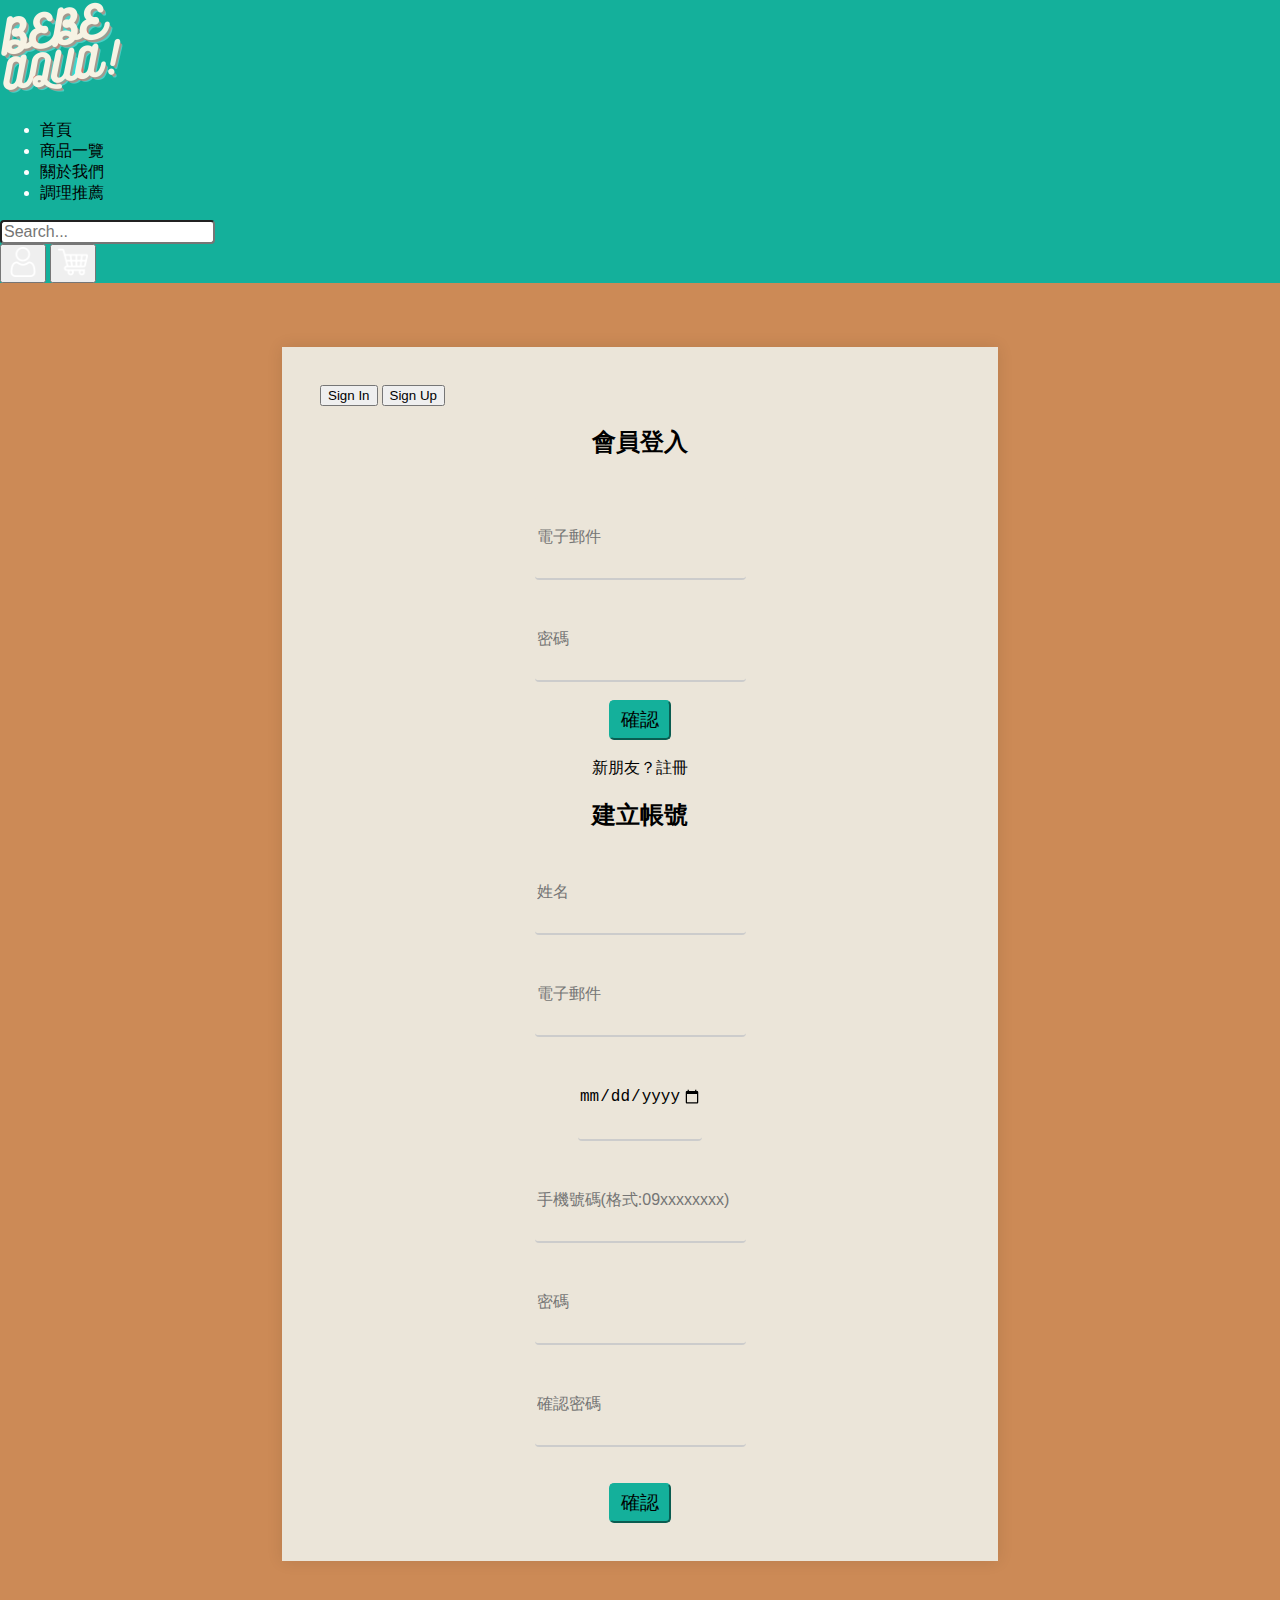
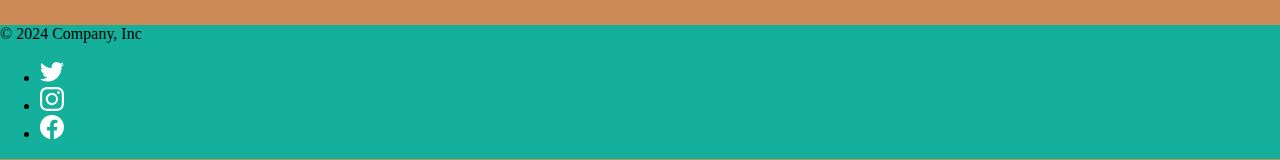
<file: login.html>
<!DOCTYPE html>
<html lang="en">

<head>
    <meta charset="UTF-8">
    <meta name="viewport" content="width=device-width, initial-scale=1.0">
    <link href="https://cdn.jsdelivr.net/npm/bootstrap@5.0.0/dist/css/bootstrap.min.css" rel="stylesheet"
        integrity="sha384-wEmeIV1mKuiNpC+IOBjI7aAzPcEZeedi5yW5f2yOq55WWLwNGmvvx4Um1vskeMj0" crossorigin="anonymous">
    <script src="https://cdn.jsdelivr.net/npm/bootstrap@5.0.0/dist/js/bootstrap.bundle.min.js"
        integrity="sha384-p34f1UUtsS3wqzfto5wAAmdvj+osOnFyQFpp4Ua3gs/ZVWx6oOypYoCJhGGScy+8" crossorigin="anonymous">
        </script>
    
    <link rel="stylesheet" href="assets/css/login.css">

    <title>會員登入</title>
</head>

<body>
    <header class="p-3 text-white">
        <div class="container">
            <div class="d-flex flex-wrap align-items-center justify-content-center justify-content-lg-start">
                <!--LOGO-->
                <a href="index.html"
                    class="d-flex align-items-center mb-2 me-3 mb-lg-0 text-white text-decoration-none">
                    <img src="assets/image/logo.png" height="100" alt="logo">
                </a>
                <!--導覽列-->
                <ul class="nav col-12 col-lg-auto me-lg-auto mb-2 justify-content-center mb-md-">
                    <li><a href="index.html" class="nav-link px-2 text-white">首頁</a></li>
                    <li><a href="goods.html" class="nav-link px-2 text-white">商品一覽</a></li>
                    <li><a href="about.html" class="nav-link px-2 text-white">關於我們</a></li>
                    <li><a href="recipe.html" class="nav-link px-2 text-white">調理推薦</a></li>
                </ul>
                <!--商品搜尋-->
                <form class="col-12 col-lg-auto mb-3 mb-lg-0 me-lg-3">
                    <input name="itemSearch" type="search" class="form-control form-control-dark"
                        placeholder="Search..." aria-label="Search">
                </form>
                <!--登入/購物車-->
                <div class="text-end">
                    <a href="member.html">
                        <button type="button" class="btn btn-outline-light me-2"><img src="assets/image/user.png"
                                height="30px" alt="user"></button>
                    </a>
                    <a href="Cart.html"><button type="button" class="btn btn-outline-light"><img
                                src="assets/image/shopping-cart.png" height="30px" alt="cart"></button></a>

                </div>
            </div>
        </div>
    </header>
    <div class="block ">
        <section class="bg">
            <nav>

                <div class="nav nav-tabs" id="nav-tab" role="tablist">
                    <button class="nav-link active" id="nav-home-tab" data-bs-toggle="tab" data-bs-target="#nav-home"
                        type="button" role="tab" aria-controls="nav-home" aria-selected="true"
                        style="color: black;">Sign In</button>
                    <button class="nav-link" id="nav-profile-tab" data-bs-toggle="tab" data-bs-target="#nav-profile"
                        type="button" role="tab" aria-controls="nav-profile" aria-selected="false" style="color: black"
                        ;>Sign Up</button>
                </div>

            </nav>


            <div class="tab-content " id="nav-tabContent">

                <div class="tab-pane fade show active" id="nav-home" role="tabpanel" aria-labelledby="nav-home-tab">

                    <form style="text-align: center;">
                        <h2>會員登入</h2>
                        <br>
                        <div class="row">
                            <div class="col">
                                <div class="form-group">
                                    <input name="Email" class="form-control underLineStyle" type="email"
                                        placeholder="電子郵件" required="required"
                                        pattern="[a-z0-9._%+\-]+@[a-z0-9.\-]+\.[a-z]{2,}$" />
                                </div>
                            </div>
                        </div>
                        <br>
                        <div class="row">
                            <div class="col">
                                <div class="form-group">
                                    <input id="inputPassword" name="Password" class="form-control underLineStyle"
                                        type="password" placeholder="密碼" pattern="^(?=.*[a-zA-Z])(?=.*[0-9]).{6,}$"
                                        required="required" oninput="setCustomValidity('');"
                                        oninvalid="setCustomValidity('請輸入正確的密碼格式:含英數至少六個字元');" />
                                </div>
                            </div>
                        </div>
                        <br>
                        <input type="submit" value="確認" class="btn btn-danger btn-block custom-btn" />
                        <br>
                        <br>
                        <a href="register.html">新朋友？註冊</a>

                    </form>

                </div>
                <div class="tab-pane fade" id="nav-profile" role="tabpanel" aria-labelledby="nav-profile-tab">

                    <form action="" method="post" style="text-align:center;">
                        <h2>建立帳號</h2>
                        <div class="row ">
                            <div class="col align-self-start">
                                <div class="form-group ">
                                    <input name="Name" type="text" class="form-control underLineStyle" placeholder="姓名"
                                        required="required" minlength="1" />
                                </div>
                            </div>
                            <br>
                            <div class="col">
                                <div class="form-group">
                                    <input name="Email" class="form-control underLineStyle" type="email"
                                        placeholder="電子郵件" required="required"
                                        pattern="[a-z0-9._%+\-]+@[a-z0-9.\-]+\.[a-z]{2,}$" />
                                </div>
                            </div>
                        </div>
                        <br>
                        <div class="row">
                            <div class="col">
                                <div class="form-group">

                                    <input name="Birthday" class="form-control underLineStyle" type="date"
                                        placeholder="生日" min="1900-01-01" max="2024-06-12" required="required" />
                                </div>
                            </div>
                            <br>
                            <div class="col">
                                <div class="form-group">
                                    <input name="Tel" class="form-control underLineStyle" type="text"
                                        placeholder="手機號碼(格式:09xxxxxxxx)" required="required" maxlength="10"
                                        pattern="09\d{8}" oninput="setCustomValidity('');"
                                        oninvalid="setCustomValidity('請輸入正確的手機號瑪格式:09xxxxxxxx');" />
                                </div>
                            </div>
                        </div>
                        <br>
                        <div class="row">
                            <div class="col">
                                <div class="form-group">
                                    <input id="inputPassword" name="Password" class="form-control underLineStyle"
                                        type="password" placeholder="密碼" pattern="^(?=.*[a-zA-Z])(?=.*[0-9]).{6,}$"
                                        required="required" oninput="setCustomValidity('');"
                                        oninvalid="setCustomValidity('請輸入正確的密碼格式:含英數至少六個字元');" />
                                </div>
                            </div>
                            <br>
                            <div class="col">
                                <div class="form-group">
                                    <input id="ConfirmPassword" name="ConfirmPassword"
                                        class="form-control underLineStyle" type="password" placeholder="確認密碼"
                                        required="required" oninput="setCustomValidity('');"
                                        onchange="if(document.getElementById('inputPassword').value != document.getElementById('ConfirmPassword').value){setCustomValidity('密碼不吻合');}" />
                                </div>
                            </div>
                        </div>
                        <br>
                        <br>
                        <input type="submit" value="確認" class="btn btn-danger btn-block custom-btn" />
                    </form>

                </div>
            </div>
        </section>
    </div>
    <div class="greenBackground">
        <div class="container">
            <footer class="d-flex flex-wrap justify-content-between align-items-center p-3 mt-4 border-top">
                <div class="col-md-4 d-flex align-items-center">
                    <span class="text-white">&copy; 2024 Company, Inc</span>
                </div>
                <ul class="nav col-md-4 justify-content-end list-unstyled d-flex">
                    <li class="ms-3"><a class="text-muted iconFillWhite" href="https://x.com/LithuanianGovt"
                            target="_blank"><img src="assets/image/twitter.svg" alt="twitter" height="24"></a>
                    </li>
                    <li class="ms-3"><a class="text-muted iconFillWhite" href="https://www.instagram.com/"
                            target="_blank"><img src="assets/image/instagram.svg" alt="instagram" height="24"></a>
                    </li>
                    <li class="ms-3"><a class="text-muted iconFillWhite"
                            href="https://www.facebook.com/pages/%E4%B8%AD%E5%8E%9F%E5%A4%A7%E5%AD%B8/108333922524869"
                            target="_blank"><img src="assets/image/facebook.svg" alt="facebook" height="24"></a>
                    </li>
                </ul>
            </footer>
        </div>
    </div>

</body>

</html>
</file>
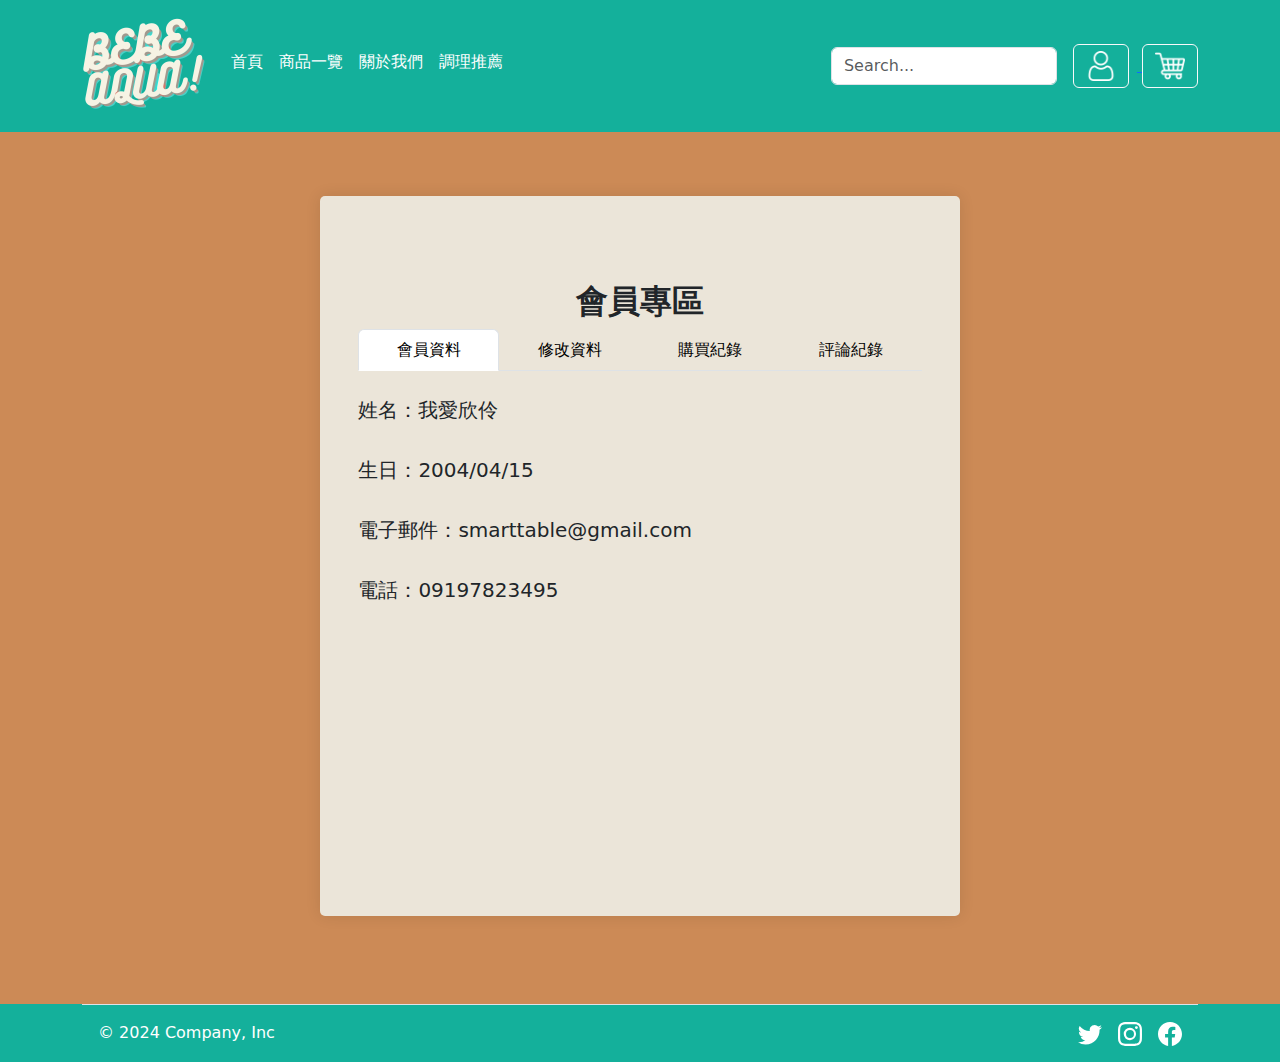
<file: member.html>
<!DOCTYPE html>
<html lang="en">

<head>
    <meta charset="UTF-8">
    <meta name="viewport" content="width=device-width, initial-scale=1.0">
    <link href="https://cdn.jsdelivr.net/npm/bootstrap@5.0.0/dist/css/bootstrap.min.css" rel="stylesheet"
        integrity="sha384-wEmeIV1mKuiNpC+IOBjI7aAzPcEZeedi5yW5f2yOq55WWLwNGmvvx4Um1vskeMj0" crossorigin="anonymous">
    <!-- Bootstrap CSS -->
    <link href="https://cdn.jsdelivr.net/npm/bootstrap@5.3.3/dist/css/bootstrap.min.css" rel="stylesheet"
        integrity="sha384-QWTKZyjpPEjISv5WaRU9OFeRpok6YctnYmDr5pNlyT2bRjXh0JMhjY6hW+ALEwIH" crossorigin="anonymous">

    <script src="https://cdn.jsdelivr.net/npm/bootstrap@5.0.0/dist/js/bootstrap.bundle.min.js"
        integrity="sha384-p34f1UUtsS3wqzfto5wAAmdvj+osOnFyQFpp4Ua3gs/ZVWx6oOypYoCJhGGScy+8" crossorigin="anonymous">
        </script>

    <link rel="stylesheet" href="assets/css/member.css">
    <title>會員專區</title>
</head>

<body>
    <header class="p-3 text-white">
        <div class="container">
            <div class="d-flex flex-wrap align-items-center justify-content-center justify-content-lg-start">
                <!--LOGO-->
                <a href="index.html"
                    class="d-flex align-items-center mb-2 me-3 mb-lg-0 text-white text-decoration-none">
                    <img src="assets/image/logo.png" height="100" alt="logo">
                </a>
                <!--導覽列-->
                <ul class="nav col-12 col-lg-auto me-lg-auto mb-2 justify-content-center mb-md-">
                    <li><a href="index.html" class="nav-link px-2 text-white">首頁</a></li>
                    <li><a href="goods.html" class="nav-link px-2 text-white">商品一覽</a></li>
                    <li><a href="about.html" class="nav-link px-2 text-white">關於我們</a></li>
                    <li><a href="recipe.html" class="nav-link px-2 text-white">調理推薦</a></li>
                </ul>
                <!--商品搜尋-->
                <form class="col-12 col-lg-auto mb-3 mb-lg-0 me-lg-3">
                    <input name="itemSearch" type="search" class="form-control form-control-dark"
                        placeholder="Search..." aria-label="Search">
                </form>
                <!--登入/購物車-->
                <div class="text-end">
                    <a href="login.html">
                        <button type="button" class="btn btn-outline-light me-2"><img src="assets/image/user.png"
                                height="30px" alt="user"></button>
                    </a>
                    <a href="Cart.html"><button type="button" class="btn btn-outline-light"><img
                                src="assets/image/shopping-cart.png" height="30px" alt="cart"></button></a>

                </div>
            </div>
        </div>
    </header>
    
    <div class="block">
        <section class="bg">
            <div class="row py-5">
                <div class="col">
                    <h2 style="text-align: center;">會員專區</h2>
                    <ul class="nav nav-tabs nav-fill" id="tab-fill" role="tablist">
                        <li class="nav-item" role="presentation">
                            <button class="nav-link active" id="tab1-fill" data-bs-toggle="tab"
                                data-bs-target="#content1-fill" type="button" role="tab" aria-controls="tab1-fill"
                                aria-selected="true" style="color: #000000">會員資料</button>
                        </li>
                        <li class="nav-item" role="presentation">
                            <button class="nav-link" id="tab2-fill" data-bs-toggle="tab" data-bs-target="#content2-fill"
                                type="button" role="tab" aria-controls="tab2-fill" aria-selected="false"
                                style="color: #000000">修改資料</button>
                        </li>
                        <li class="nav-item" role="presentation">
                            <button class="nav-link" id="tab3-fill" data-bs-toggle="tab" data-bs-target="#content3-fill"
                                type="button" role="tab" aria-controls="tab3-fill" aria-selected="false"
                                style="color: #000000">
                                購買紀錄
                            </button>
                        </li>
                        <li class="nav-item" role="presentation">
                            <button class="nav-link" id="tab4-fill" data-bs-toggle="tab" data-bs-target="#content4-fill"
                                type="button" role="tab" aria-controls="tab3-fill" aria-selected="false"
                                style="color: #000000">
                                評論紀錄
                            </button>
                        </li>
                    </ul>
                    <br>
                    <div class="tab-content" id="tabContent-fill">
                        <div class="tab-pane fade show active font" id="content1-fill" role="tabpanel"
                            aria-labelledby="content1-fill">
                            <div class="row">
                                <div class="col" id="member-name">
                                    姓名：我愛欣伶
                                </div>
                            </div>
                            <br>
                            <div class="row">
                                <div class="col" id="member-birthday">
                                    生日：2004/04/15
                                </div>
                            </div>
                            <br>
                            <div class="row">
                                <div class="col" id="member-email">
                                    電子郵件：smarttable@gmail.com
                                </div>
                            </div>
                            <br>
                            <div class="row">
                                <div class="col" id="member-tel">
                                    電話：09197823495
                                </div>
                            </div>
                            <br>
                        </div>
                        <div class="tab-pane fade" id="content2-fill" role="tabpanel" aria-labelledby="content2-fill">
                            <form action="" method="put" style="text-align: center;">
                                <div class="form-group">
                                    <input name="Name" type="text" class="form-control underLineStyle" placeholder="姓名"
                                        required="required" minlength="1">
                                </div>
                                <br>
                                <input name="Birthday" class="form-control underLineStyle" type="date" placeholder="生日"
                                    min="1900-01-01" max="2024-06-12" required="required">
                                <br>
                                <div class="form-group">
                                    <input name="Email" class="form-control underLineStyle" type="email"
                                        placeholder="電子郵件" required="required"
                                        pattern="[a-z0-9._%+\-]+@[a-z0-9.\-]+\.[a-z]{2,}$">
                                </div>
                                <br>
                                <div class="form-group">
                                    <input name="Tel" class="form-control underLineStyle" type="text"
                                        placeholder="手機號碼(格式:09xxxxxxxx)" required="required" maxlength="10"
                                        pattern="09\d{8}" oninput="setCustomValidity('');"
                                        oninvalid="setCustomValidity('請輸入正確的手機號碼格式:09xxxxxxxx');">
                                </div>
                                <br>
                                <input type="submit" value="儲存" class="btn btn-danger btn-block custom-btn">
                            </form>
                        </div>
                        <div class="tab-pane fade" id="content3-fill" role="tabpanel" aria-labelledby="content3-fill">

                            <div class="row mb-6">
                                <div class="col-8 d-flex justify-content-between align-items-center border-bottom py-2">
                                    <img src="assets/image/sparkling1.png" alt="photo" class="img-thumbnail product">
                                    <span>NT$100</span>
                                    <span>X1</span>
                                </div>
                            </div>
                        </div>
                        <div class="tab-pane fade" id="content4-fill" role="tabpanel" aria-labelledby="content4-fill">
                            <div class="row mb-3">
                                <div class="col-2">
                                    <img src="assets/image/R.jpg" class="rounded-circle" alt="Reviewer Avatar"
                                        style="width: 50px; height: 50px;">
                                </div>
                                <div class="col-10">
                                    我愛欣伶
                                    <div class="d-flex">
                                        <span class="text-warning">★★★★★</span>
                                    </div>
                                    <p>我喝了之後活力充沛!!</p>
                                </div>
                                <div class="col-2">
                                    <img src="assets/image/R.jpg" class="rounded-circle" alt="Reviewer Avatar"
                                        style="width: 50px; height: 50px;">
                                </div>
                                <div class="col-10">
                                    我愛欣伶
                                    <div class="d-flex">
                                        <span class="text-warning">★★★★★</span>
                                    </div>
                                    <p>我都送這個給阿桂當生日禮物</p>
                                </div>
                            </div>
                        </div>
                    </div>
                </div>
            </div>
        </section>
    </div>








    <div class="greenBackground">
        <div class="container">
            <footer class="d-flex flex-wrap justify-content-between align-items-center p-3 mt-4 border-top">
                <div class="col-md-4 d-flex align-items-center">
                    <span class="text-white">&copy; 2024 Company, Inc</span>
                </div>
                <ul class="nav col-md-4 justify-content-end list-unstyled d-flex">
                    <li class="ms-3"><a class="text-muted iconFillWhite" href="https://x.com/LithuanianGovt"
                            target="_blank"><img src="assets/image/twitter.svg" alt="twitter" height="24"></a>
                    </li>
                    <li class="ms-3"><a class="text-muted iconFillWhite" href="https://www.instagram.com/"
                            target="_blank"><img src="assets/image/instagram.svg" alt="instagram" height="24"></a>
                    </li>
                    <li class="ms-3"><a class="text-muted iconFillWhite"
                            href="https://www.facebook.com/pages/%E4%B8%AD%E5%8E%9F%E5%A4%A7%E5%AD%B8/108333922524869"
                            target="_blank"><img src="assets/image/facebook.svg" alt="facebook" height="24"></a>
                    </li>
                </ul>
            </footer>
        </div>
    </div>

</body>

</html>
</file>
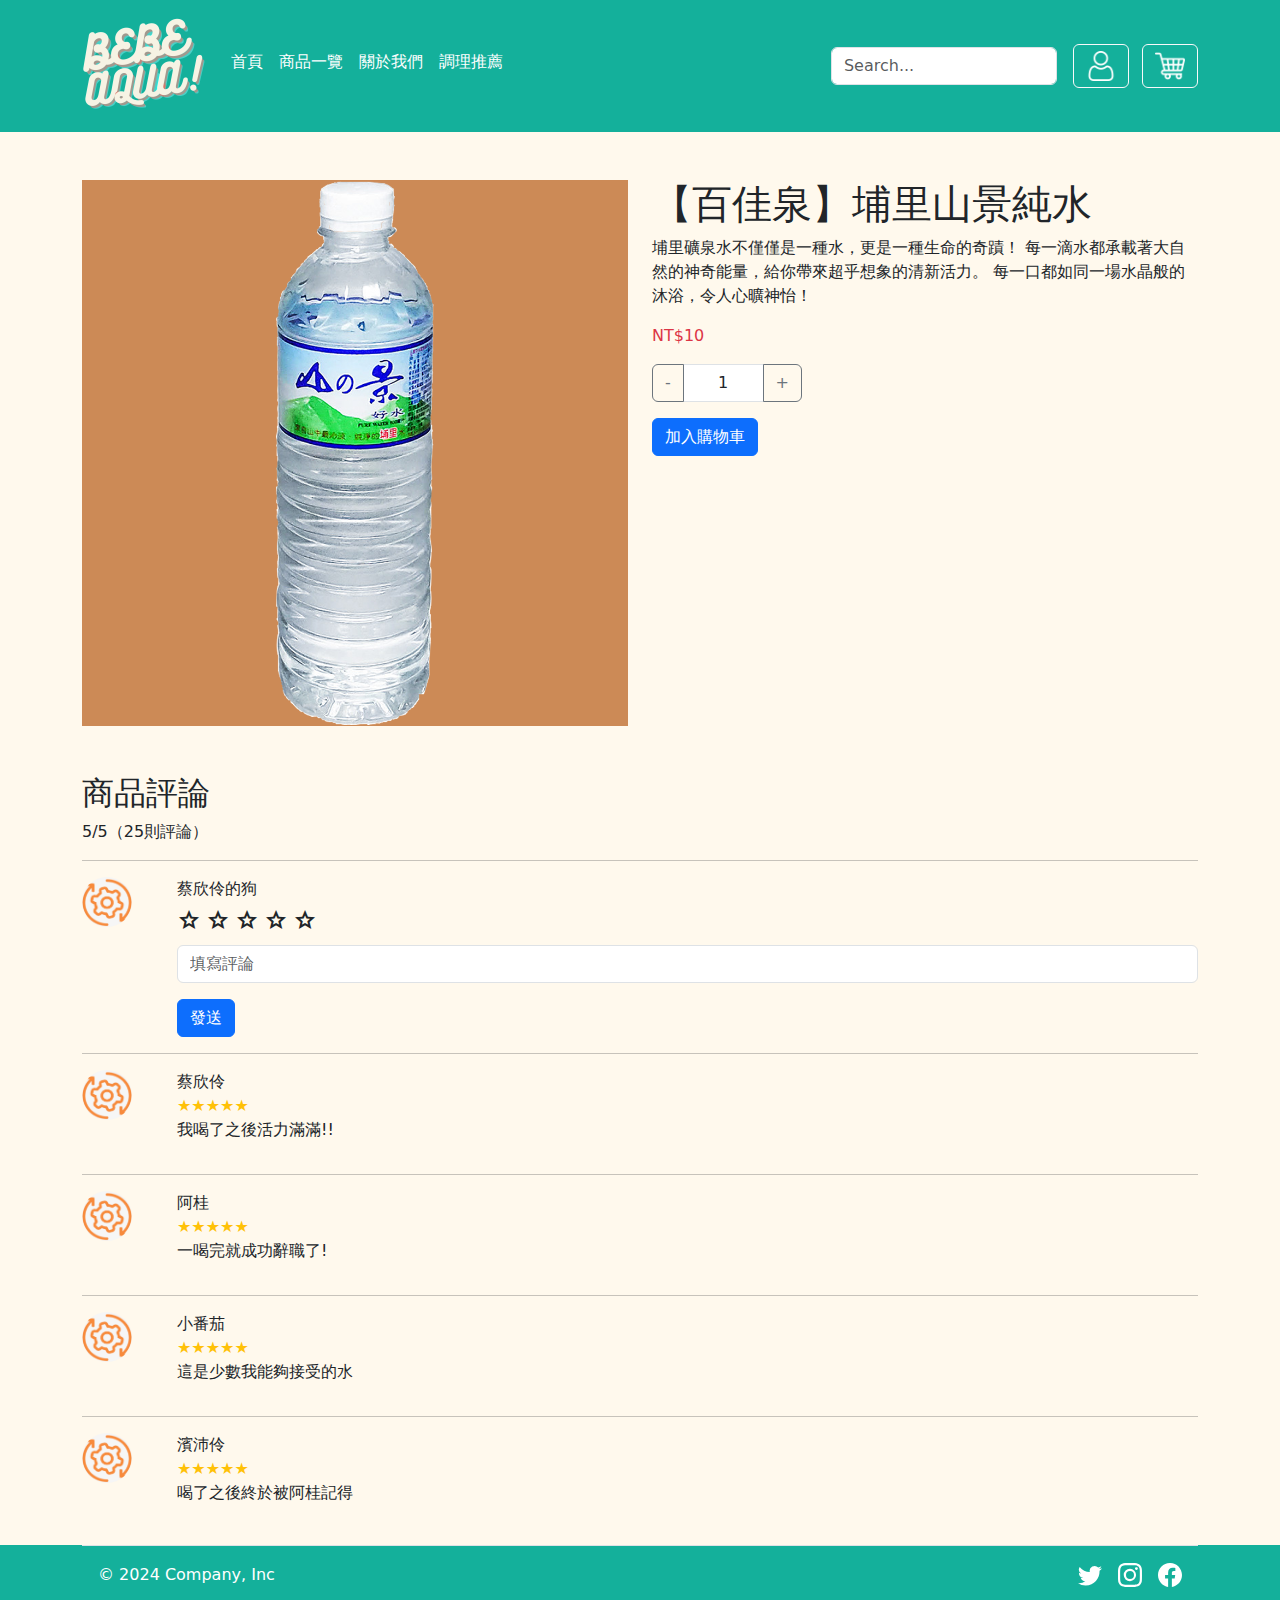
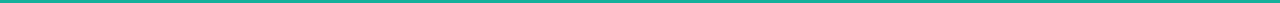
<file: Product1.html>
<!DOCTYPE html>
<html lang="en">
<head>
    <meta charset="UTF-8">
    <meta name="viewport" content="width=device-width, initial-scale=1.0">
    <title>Product</title>
    <!-- gooel符號庫 -->
    <link rel="stylesheet" href="https://fonts.googleapis.com/css2?family=Material+Symbols+Outlined:opsz,wght,FILL,GRAD@20..48,100..700,0..1,-50..200" />
    <!-- Bootstrap CSS -->
    <link href="https://cdn.jsdelivr.net/npm/bootstrap@5.3.3/dist/css/bootstrap.min.css" rel="stylesheet" integrity="sha384-QWTKZyjpPEjISv5WaRU9OFeRpok6YctnYmDr5pNlyT2bRjXh0JMhjY6hW+ALEwIH" crossorigin="anonymous">
    <!-- Custom CSS -->
    <link rel="stylesheet" href="assets/css/product.css">
</head>
<body>
    <header class="p-3 text-white">
        <div class="container">
            <div class="d-flex flex-wrap align-items-center justify-content-center justify-content-lg-start">
                <!--LOGO-->
                <a href="index.html"
                    class="d-flex align-items-center mb-2 me-3 mb-lg-0 text-white text-decoration-none">
                    <img src="assets/image/logo.png" height="100" alt="logo">
                </a>
                <!--導覽列-->
                <ul class="nav col-12 col-lg-auto me-lg-auto mb-2 justify-content-center mb-md-">
                    <li><a href="index.html" class="nav-link px-2 text-white">首頁</a></li>
                    <li><a href="goods.html" class="nav-link px-2 text-white">商品一覽</a></li>
                    <li><a href="about.html" class="nav-link px-2 text-white">關於我們</a></li>
                    <li><a href="recipe.html" class="nav-link px-2 text-white">調理推薦</a></li>
                </ul>
                <!--商品搜尋-->
                <form class="col-12 col-lg-auto mb-3 mb-lg-0 me-lg-3">
                    <input name="itemSearch" type="search" class="form-control form-control-dark"
                        placeholder="Search..." aria-label="Search">
                </form>
                <!--登入/購物車-->
                <div class="text-end">
                    <a href="login.html">
                        <button type="button" class="btn btn-outline-light me-2"><img src="assets/image/user.png"
                                height="30px" alt="user"></button>
                    </a>
                    <a href="Cart.html"><button type="button" class="btn btn-outline-light"><img
                                src="assets/image/shopping-cart.png" height="30px" alt="cart"></button></a>

                </div>
            </div>
        </div>
    </header>
    <!-- Product Section -->

    <!-- FORM在這裡(下面還有評論的FORM) -->
    <form method="get" action="Cart.html" name="cart">
    <div class="container my-5">
        <div class="row">
            <div class="col-md-6 ">
                <img src="assets/image/water1.png" class="img-fluid photo-box" alt="Product Photo">
            </div>
            <div class="col-md-6">
                <h1>【百佳泉】埔里山景純水</h1>
                <p>埔里礦泉水不僅僅是一種水，更是一種生命的奇蹟！
                    每一滴水都承載著大自然的神奇能量，給你帶來超乎想象的清新活力。
                    每一口都如同一場水晶般的沐浴，令人心曠神怡！</p>
                <p class="text-danger">NT$10</p>
                <div class="input-group mb-3" style="width: 150px;">
                    <button class="btn btn-outline-secondary" type="button" id="button-minus">-</button>
                    <input type="text" class="form-control text-center" value="1" id="quantity" name="item1">
                    <button class="btn btn-outline-secondary" type="button" id="button-plus">+</button>
                </div>
                <button class="btn btn-primary" value="submit">加入購物車</button>
            </div>
        </div>
    </div>
    </form>

    <!-- Reviews Section -->

    <!-- 評論的FORM -->
    <form action="" method="get" name="comment">
    <div class="container">
        <h2>商品評論</h2>
        <p>5/5（25則評論）</p>
        <hr>
        <!-- Review Form -->
        <div class="row mb-3">
            <div class="col-1">
                <img src="assets/image/R.jpg" class="rounded-circle" alt="Reviewer Avatar" style="width: 50px; height: 50px;">
            </div>
            <div class="col-11">
                蔡欣伶的狗
                    <div class="d-flex">
                        <input type="hidden" id="rate" value="">
                        <span class="star d-flex mb-2">
                            <span class="star-icon outline " data-index="1">star_outline</span>
                            <span class="star-icon outline" data-index="2">star_outline</span>
                            <span class="star-icon outline" data-index="3">star_outline</span>
                            <span class="star-icon outline" data-index="4">star_outline</span>
                            <span class="star-icon outline" data-index="5">star_outline</span>
                        </span>
                    </div>
                    <div class="mb-3">
                        <input type="text" class="form-control" id="commentText" name="commentText" placeholder="填寫評論">
                    </div>
                    <button type="submit" class="btn btn-primary">發送</button>
            </div>
        </div>
    </form>
        <hr>
        <!-- Existing Reviews -->
        <div class="row mb-3">
            <div class="col-1">
                <img src="assets/image/R.jpg" class="rounded-circle" alt="Reviewer Avatar" style="width: 50px; height: 50px;">
            </div>
            <div class="col-11">
                蔡欣伶
                <div class="d-flex">
                    <span class="text-warning">★★★★★</span>
                </div>
                <p>我喝了之後活力滿滿!!</p>
            </div>
        </div>
        <hr>
        <div class="row mb-3">
            <div class="col-1">
                <img src="assets/image/R.jpg" class="rounded-circle" alt="Reviewer Avatar" style="width: 50px; height: 50px;">
            </div>
            <div class="col-11">
                阿桂
                <div class="d-flex">
                    <span class="text-warning">★★★★★</span>
                </div>
                <p>一喝完就成功辭職了!</p>
            </div>
        </div>
        <hr>
        <div class="row mb-3">
            <div class="col-1">
                <img src="assets/image/R.jpg" class="rounded-circle" alt="Reviewer Avatar" style="width: 50px; height: 50px;">
            </div>
            <div class="col-11">
                小番茄
                <div class="d-flex">
                    <span class="text-warning">★★★★★</span>
                </div>
                <p>這是少數我能夠接受的水</p>
            </div>
        </div>
        <hr>
        <div class="row mb-3">
            <div class="col-1">
                <img src="assets/image/R.jpg" class="rounded-circle" alt="Reviewer Avatar" style="width: 50px; height: 50px;">
            </div>
            <div class="col-11">
                濱沛伶
                <div class="d-flex">
                    <span class="text-warning">★★★★★</span>
                </div>
                <p>喝了之後終於被阿桂記得</p>
            </div>
        </div>
    </div>

    <!-- Footer -->
    <div class="greenBackground">
        <div class="container">
          <footer class="d-flex flex-wrap justify-content-between align-items-center p-3 mt-4 border-top">
            <div class="col-md-4 d-flex align-items-center">
              <span class="text-white">&copy; 2024 Company, Inc</span>
            </div>
            <ul class="nav col-md-4 justify-content-end list-unstyled d-flex">
              <li class="ms-3"><a class="text-muted iconFillWhite" href="https://x.com/LithuanianGovt" target="_blank"><img
                    src="assets/image/twitter.svg" alt="twitter" height="24"></a>
              </li>
              <li class="ms-3"><a class="text-muted iconFillWhite" href="https://www.instagram.com/" target="_blank"><img
                    src="assets/image/instagram.svg" alt="instagram" height="24"></a></li>
              <li class="ms-3"><a class="text-muted iconFillWhite"
                  href="https://www.facebook.com/pages/%E4%B8%AD%E5%8E%9F%E5%A4%A7%E5%AD%B8/108333922524869"
                  target="_blank"><img src="assets/image/facebook.svg" alt="facebook" height="24"></a>
              </li>
            </ul>
          </footer>
        </div>
      </div>

    <!-- Custom JS -->
    <script src="assets/js/product.js"></script>
</body>
</html>
</file>
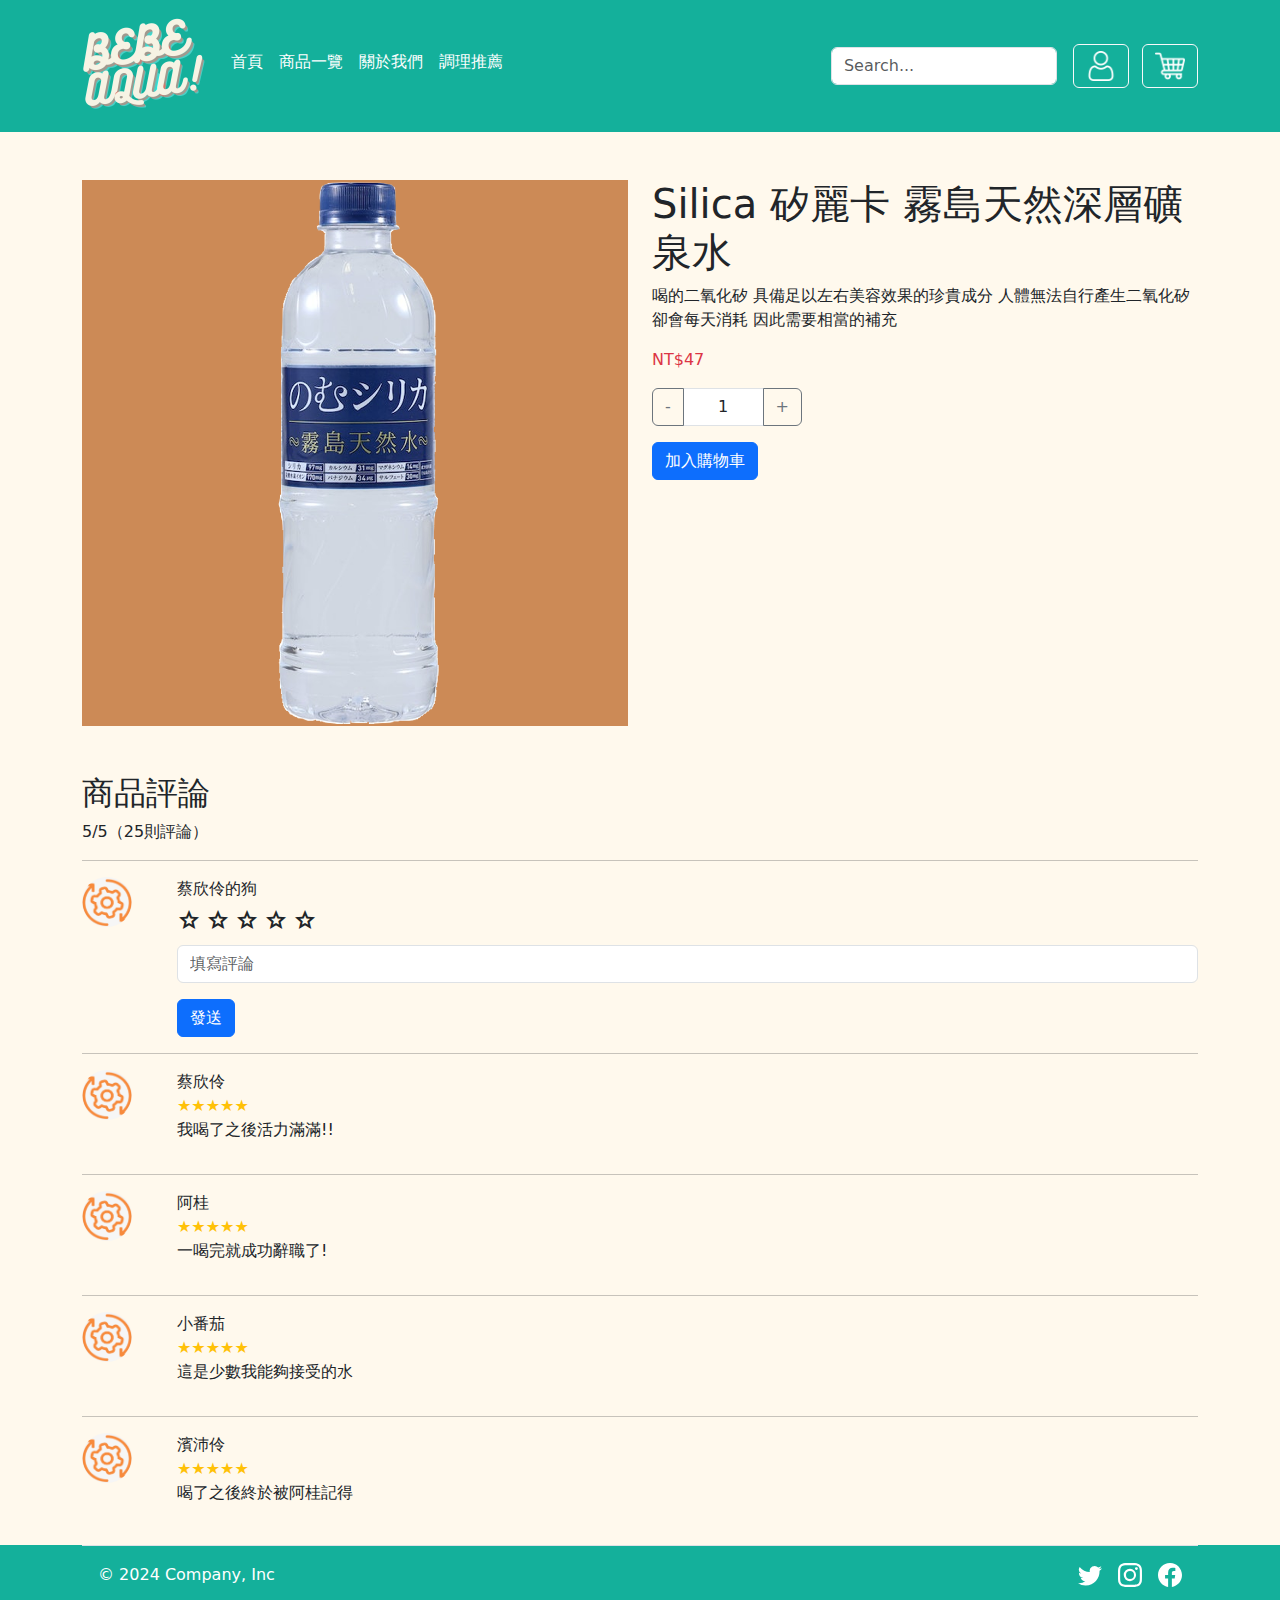
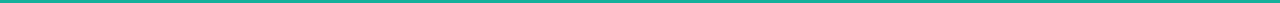
<file: Product2.html>
<!DOCTYPE html>
<html lang="en">
<head>
    <meta charset="UTF-8">
    <meta name="viewport" content="width=device-width, initial-scale=1.0">
    <title>Product</title>
    <!-- gooel符號庫 -->
    <link rel="stylesheet" href="https://fonts.googleapis.com/css2?family=Material+Symbols+Outlined:opsz,wght,FILL,GRAD@20..48,100..700,0..1,-50..200" />
    <!-- Bootstrap CSS -->
    <link href="https://cdn.jsdelivr.net/npm/bootstrap@5.3.3/dist/css/bootstrap.min.css" rel="stylesheet" integrity="sha384-QWTKZyjpPEjISv5WaRU9OFeRpok6YctnYmDr5pNlyT2bRjXh0JMhjY6hW+ALEwIH" crossorigin="anonymous">
    <!-- Custom CSS -->
    <link rel="stylesheet" href="assets/css/product.css">
</head>
<body>
    <header class="p-3 text-white">
        <div class="container">
            <div class="d-flex flex-wrap align-items-center justify-content-center justify-content-lg-start">
                <!--LOGO-->
                <a href="index.html"
                    class="d-flex align-items-center mb-2 me-3 mb-lg-0 text-white text-decoration-none">
                    <img src="assets/image/logo.png" height="100" alt="logo">
                </a>
                <!--導覽列-->
                <ul class="nav col-12 col-lg-auto me-lg-auto mb-2 justify-content-center mb-md-">
                    <li><a href="index.html" class="nav-link px-2 text-white">首頁</a></li>
                    <li><a href="goods.html" class="nav-link px-2 text-white">商品一覽</a></li>
                    <li><a href="about.html" class="nav-link px-2 text-white">關於我們</a></li>
                    <li><a href="recipe.html" class="nav-link px-2 text-white">調理推薦</a></li>
                </ul>
                <!--商品搜尋-->
                <form class="col-12 col-lg-auto mb-3 mb-lg-0 me-lg-3">
                    <input name="itemSearch" type="search" class="form-control form-control-dark"
                        placeholder="Search..." aria-label="Search">
                </form>
                <!--登入/購物車-->
                <div class="text-end">
                    <a href="login.html">
                        <button type="button" class="btn btn-outline-light me-2"><img src="assets/image/user.png"
                                height="30px" alt="user"></button>
                    </a>
                    <a href="Cart.html"><button type="button" class="btn btn-outline-light"><img
                                src="assets/image/shopping-cart.png" height="30px" alt="cart"></button></a>

                </div>
            </div>
        </div>
    </header>

    <!-- Product Section -->

    <!-- FORM在這裡(下面還有評論的FORM) -->
    <form method="get" action="Cart.html" name="cart">
    <div class="container my-5">
        <div class="row">
            <div class="col-md-6 ">
                <img src="assets/image/water2.png" class="img-fluid photo-box" alt="Product Photo">
            </div>
            <div class="col-md-6">
                <h1>Silica 矽麗卡 霧島天然深層礦泉水</h1>
                <p>喝的二氧化矽
                    具備足以左右美容效果的珍貴成分
                    人體無法自行產生二氧化矽
                    卻會每天消耗
                    因此需要相當的補充</p>
                <p class="text-danger">NT$47</p>
                <div class="input-group mb-3" style="width: 150px;">
                    <button class="btn btn-outline-secondary" type="button" id="button-minus">-</button>
                    <input type="text" class="form-control text-center" value="1" id="quantity" name="item1">
                    <button class="btn btn-outline-secondary" type="button" id="button-plus">+</button>
                </div>
                <button class="btn btn-primary" value="submit">加入購物車</button>
            </div>
        </div>
    </div>
    </form>

    <!-- Reviews Section -->

    <!-- 評論的FORM -->
    <form action="" method="get" name="comment">
    <div class="container">
        <h2>商品評論</h2>
        <p>5/5（25則評論）</p>
        <hr>
        <!-- Review Form -->
        <div class="row mb-3">
            <div class="col-1">
                <img src="assets/image/R.jpg" class="rounded-circle" alt="Reviewer Avatar" style="width: 50px; height: 50px;">
            </div>
            <div class="col-11">
                蔡欣伶的狗
                    <div class="d-flex">
                        <input type="hidden" id="rate" value="">
                        <span class="star d-flex mb-2">
                            <span class="star-icon outline " data-index="1">star_outline</span>
                            <span class="star-icon outline" data-index="2">star_outline</span>
                            <span class="star-icon outline" data-index="3">star_outline</span>
                            <span class="star-icon outline" data-index="4">star_outline</span>
                            <span class="star-icon outline" data-index="5">star_outline</span>
                        </span>
                    </div>
                    <div class="mb-3">
                        <input type="text" class="form-control" id="commentText" name="commentText" placeholder="填寫評論">
                    </div>
                    <button type="submit" class="btn btn-primary">發送</button>
            </div>
        </div>
    </form>
        <hr>
        <!-- Existing Reviews -->
        <div class="row mb-3">
            <div class="col-1">
                <img src="assets/image/R.jpg" class="rounded-circle" alt="Reviewer Avatar" style="width: 50px; height: 50px;">
            </div>
            <div class="col-11">
                蔡欣伶
                <div class="d-flex">
                    <span class="text-warning">★★★★★</span>
                </div>
                <p>我喝了之後活力滿滿!!</p>
            </div>
        </div>
        <hr>
        <div class="row mb-3">
            <div class="col-1">
                <img src="assets/image/R.jpg" class="rounded-circle" alt="Reviewer Avatar" style="width: 50px; height: 50px;">
            </div>
            <div class="col-11">
                阿桂
                <div class="d-flex">
                    <span class="text-warning">★★★★★</span>
                </div>
                <p>一喝完就成功辭職了!</p>
            </div>
        </div>
        <hr>
        <div class="row mb-3">
            <div class="col-1">
                <img src="assets/image/R.jpg" class="rounded-circle" alt="Reviewer Avatar" style="width: 50px; height: 50px;">
            </div>
            <div class="col-11">
                小番茄
                <div class="d-flex">
                    <span class="text-warning">★★★★★</span>
                </div>
                <p>這是少數我能夠接受的水</p>
            </div>
        </div>
        <hr>
        <div class="row mb-3">
            <div class="col-1">
                <img src="assets/image/R.jpg" class="rounded-circle" alt="Reviewer Avatar" style="width: 50px; height: 50px;">
            </div>
            <div class="col-11">
                濱沛伶
                <div class="d-flex">
                    <span class="text-warning">★★★★★</span>
                </div>
                <p>喝了之後終於被阿桂記得</p>
            </div>
        </div>
    </div>

    <!-- Footer -->
    <div class="greenBackground">
        <div class="container">
          <footer class="d-flex flex-wrap justify-content-between align-items-center p-3 mt-4 border-top">
            <div class="col-md-4 d-flex align-items-center">
              <span class="text-white">&copy; 2024 Company, Inc</span>
            </div>
            <ul class="nav col-md-4 justify-content-end list-unstyled d-flex">
              <li class="ms-3"><a class="text-muted iconFillWhite" href="https://x.com/LithuanianGovt" target="_blank"><img
                    src="assets/image/twitter.svg" alt="twitter" height="24"></a>
              </li>
              <li class="ms-3"><a class="text-muted iconFillWhite" href="https://www.instagram.com/" target="_blank"><img
                    src="assets/image/instagram.svg" alt="instagram" height="24"></a></li>
              <li class="ms-3"><a class="text-muted iconFillWhite"
                  href="https://www.facebook.com/pages/%E4%B8%AD%E5%8E%9F%E5%A4%A7%E5%AD%B8/108333922524869"
                  target="_blank"><img src="assets/image/facebook.svg" alt="facebook" height="24"></a>
              </li>
            </ul>
          </footer>
        </div>
      </div>

    <!-- Custom JS -->
    <script src="assets/js/product.js"></script>
</body>
</html>
</file>
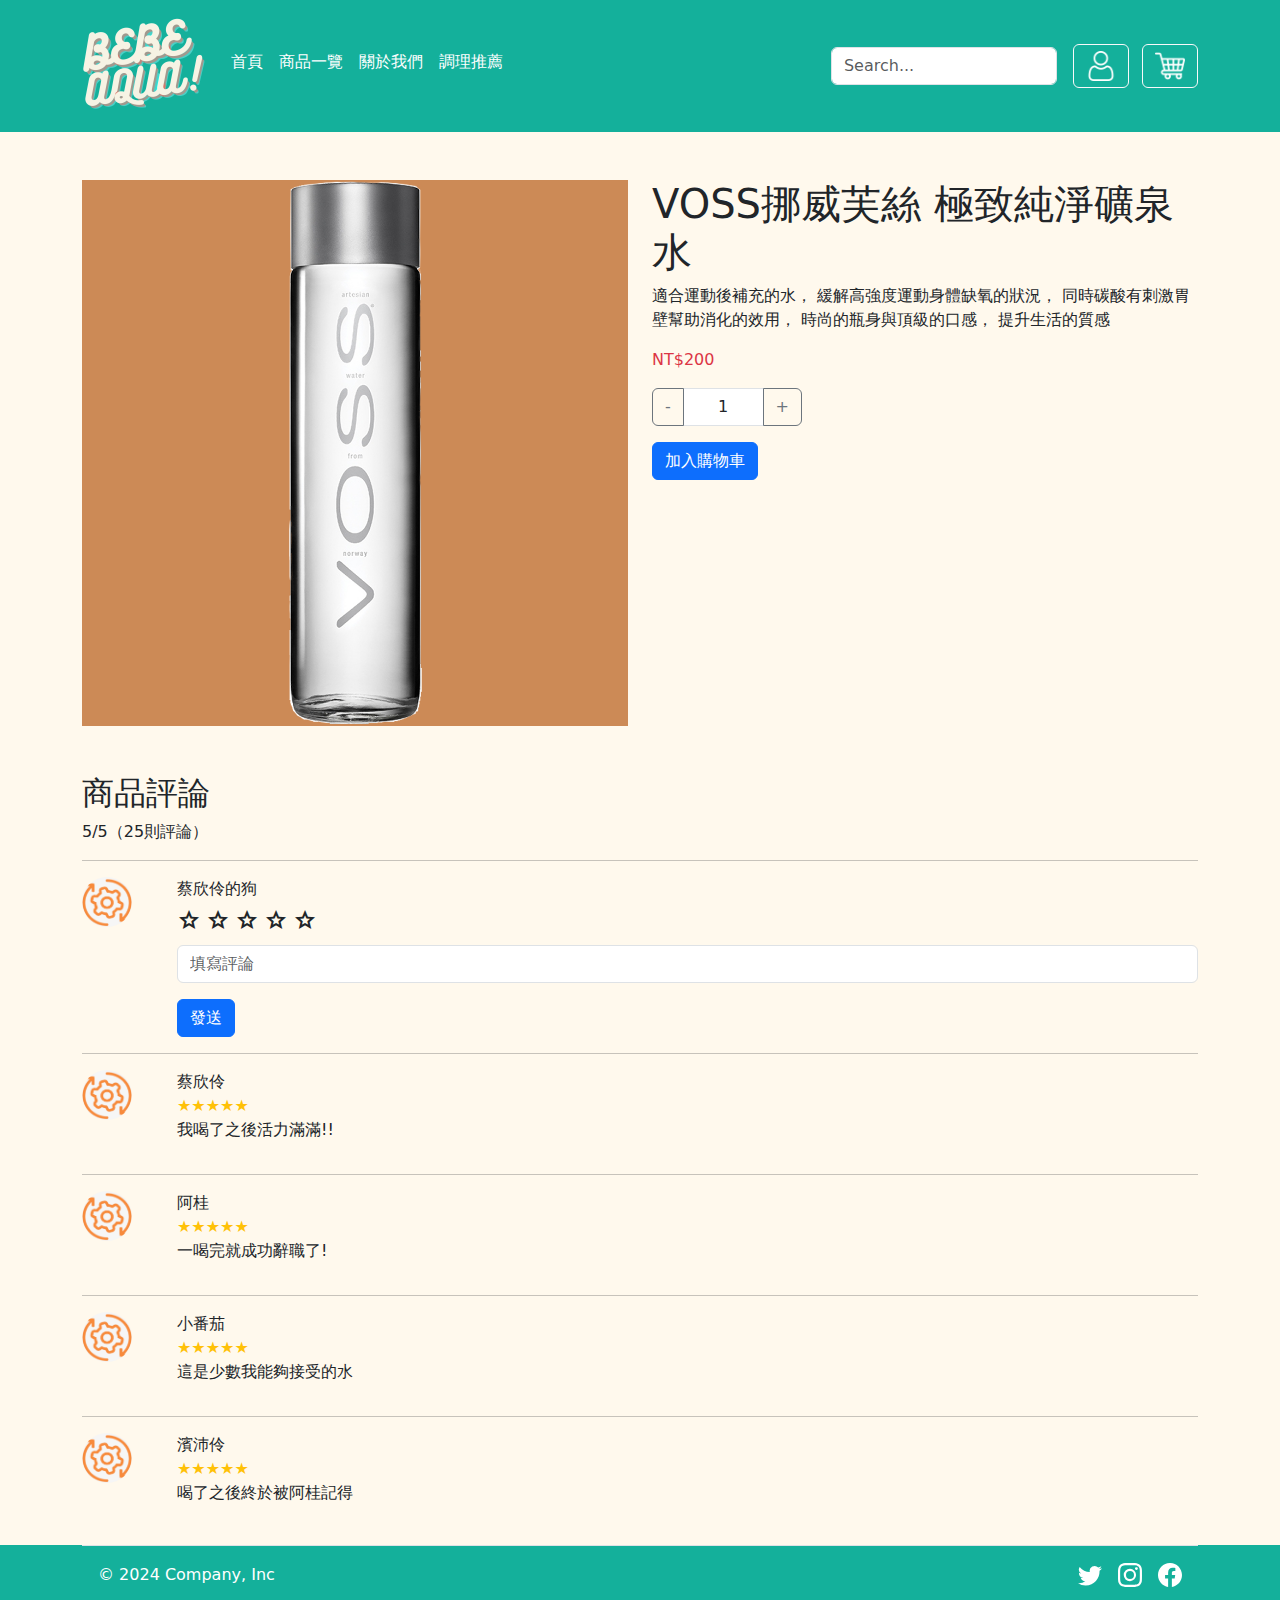
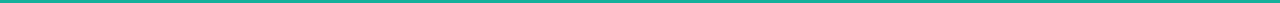
<file: Product3.html>
<!DOCTYPE html>
<html lang="en">
<head>
    <meta charset="UTF-8">
    <meta name="viewport" content="width=device-width, initial-scale=1.0">
    <title>Product</title>
    <!-- gooel符號庫 -->
    <link rel="stylesheet" href="https://fonts.googleapis.com/css2?family=Material+Symbols+Outlined:opsz,wght,FILL,GRAD@20..48,100..700,0..1,-50..200" />
    <!-- Bootstrap CSS -->
    <link href="https://cdn.jsdelivr.net/npm/bootstrap@5.3.3/dist/css/bootstrap.min.css" rel="stylesheet" integrity="sha384-QWTKZyjpPEjISv5WaRU9OFeRpok6YctnYmDr5pNlyT2bRjXh0JMhjY6hW+ALEwIH" crossorigin="anonymous">
    <!-- Custom CSS -->
    <link rel="stylesheet" href="assets/css/product.css">
</head>
<body>
    <header class="p-3 text-white">
        <div class="container">
            <div class="d-flex flex-wrap align-items-center justify-content-center justify-content-lg-start">
                <!--LOGO-->
                <a href="index.html"
                    class="d-flex align-items-center mb-2 me-3 mb-lg-0 text-white text-decoration-none">
                    <img src="assets/image/logo.png" height="100" alt="logo">
                </a>
                <!--導覽列-->
                <ul class="nav col-12 col-lg-auto me-lg-auto mb-2 justify-content-center mb-md-">
                    <li><a href="index.html" class="nav-link px-2 text-white">首頁</a></li>
                    <li><a href="goods.html" class="nav-link px-2 text-white">商品一覽</a></li>
                    <li><a href="about.html" class="nav-link px-2 text-white">關於我們</a></li>
                    <li><a href="recipe.html" class="nav-link px-2 text-white">調理推薦</a></li>
                </ul>
                <!--商品搜尋-->
                <form class="col-12 col-lg-auto mb-3 mb-lg-0 me-lg-3">
                    <input name="itemSearch" type="search" class="form-control form-control-dark"
                        placeholder="Search..." aria-label="Search">
                </form>
                <!--登入/購物車-->
                <div class="text-end">
                    <a href="login.html">
                        <button type="button" class="btn btn-outline-light me-2"><img src="assets/image/user.png"
                                height="30px" alt="user"></button>
                    </a>
                    <a href="Cart.html"><button type="button" class="btn btn-outline-light"><img
                                src="assets/image/shopping-cart.png" height="30px" alt="cart"></button></a>

                </div>
            </div>
        </div>
    </header>

    <!-- Product Section -->

    <!-- FORM在這裡(下面還有評論的FORM) -->
    <form method="get" action="Cart.html" name="cart">
    <div class="container my-5">
        <div class="row">
            <div class="col-md-6 ">
                <img src="assets/image/water3.png" class="img-fluid photo-box" alt="Product Photo">
            </div>
            <div class="col-md-6">
                <h1>VOSS挪威芙絲 極致純淨礦泉水</h1>
                <p>適合運動後補充的水，
                    緩解高強度運動身體缺氧的狀況，
                    同時碳酸有刺激胃壁幫助消化的效用，
                    時尚的瓶身與頂級的口感，
                    提升生活的質感</p>
                <p class="text-danger">NT$200</p>
                <div class="input-group mb-3" style="width: 150px;">
                    <button class="btn btn-outline-secondary" type="button" id="button-minus">-</button>
                    <input type="text" class="form-control text-center" value="1" id="quantity" name="item1">
                    <button class="btn btn-outline-secondary" type="button" id="button-plus">+</button>
                </div>
                <button class="btn btn-primary" value="submit">加入購物車</button>
            </div>
        </div>
    </div>
    </form>

    <!-- Reviews Section -->

    <!-- 評論的FORM -->
    <form action="" method="get" name="comment">
    <div class="container">
        <h2>商品評論</h2>
        <p>5/5（25則評論）</p>
        <hr>
        <!-- Review Form -->
        <div class="row mb-3">
            <div class="col-1">
                <img src="assets/image/R.jpg" class="rounded-circle" alt="Reviewer Avatar" style="width: 50px; height: 50px;">
            </div>
            <div class="col-11">
                蔡欣伶的狗
                    <div class="d-flex">
                        <input type="hidden" id="rate" value="">
                        <span class="star d-flex mb-2">
                            <span class="star-icon outline " data-index="1">star_outline</span>
                            <span class="star-icon outline" data-index="2">star_outline</span>
                            <span class="star-icon outline" data-index="3">star_outline</span>
                            <span class="star-icon outline" data-index="4">star_outline</span>
                            <span class="star-icon outline" data-index="5">star_outline</span>
                        </span>
                    </div>
                    <div class="mb-3">
                        <input type="text" class="form-control" id="commentText" name="commentText" placeholder="填寫評論">
                    </div>
                    <button type="submit" class="btn btn-primary">發送</button>
            </div>
        </div>
    </form>
        <hr>
        <!-- Existing Reviews -->
        <div class="row mb-3">
            <div class="col-1">
                <img src="assets/image/R.jpg" class="rounded-circle" alt="Reviewer Avatar" style="width: 50px; height: 50px;">
            </div>
            <div class="col-11">
                蔡欣伶
                <div class="d-flex">
                    <span class="text-warning">★★★★★</span>
                </div>
                <p>我喝了之後活力滿滿!!</p>
            </div>
        </div>
        <hr>
        <div class="row mb-3">
            <div class="col-1">
                <img src="assets/image/R.jpg" class="rounded-circle" alt="Reviewer Avatar" style="width: 50px; height: 50px;">
            </div>
            <div class="col-11">
                阿桂
                <div class="d-flex">
                    <span class="text-warning">★★★★★</span>
                </div>
                <p>一喝完就成功辭職了!</p>
            </div>
        </div>
        <hr>
        <div class="row mb-3">
            <div class="col-1">
                <img src="assets/image/R.jpg" class="rounded-circle" alt="Reviewer Avatar" style="width: 50px; height: 50px;">
            </div>
            <div class="col-11">
                小番茄
                <div class="d-flex">
                    <span class="text-warning">★★★★★</span>
                </div>
                <p>這是少數我能夠接受的水</p>
            </div>
        </div>
        <hr>
        <div class="row mb-3">
            <div class="col-1">
                <img src="assets/image/R.jpg" class="rounded-circle" alt="Reviewer Avatar" style="width: 50px; height: 50px;">
            </div>
            <div class="col-11">
                濱沛伶
                <div class="d-flex">
                    <span class="text-warning">★★★★★</span>
                </div>
                <p>喝了之後終於被阿桂記得</p>
            </div>
        </div>
    </div>

    <!-- Footer -->
    <div class="greenBackground">
        <div class="container">
          <footer class="d-flex flex-wrap justify-content-between align-items-center p-3 mt-4 border-top">
            <div class="col-md-4 d-flex align-items-center">
              <span class="text-white">&copy; 2024 Company, Inc</span>
            </div>
            <ul class="nav col-md-4 justify-content-end list-unstyled d-flex">
              <li class="ms-3"><a class="text-muted iconFillWhite" href="https://x.com/LithuanianGovt" target="_blank"><img
                    src="assets/image/twitter.svg" alt="twitter" height="24"></a>
              </li>
              <li class="ms-3"><a class="text-muted iconFillWhite" href="https://www.instagram.com/" target="_blank"><img
                    src="assets/image/instagram.svg" alt="instagram" height="24"></a></li>
              <li class="ms-3"><a class="text-muted iconFillWhite"
                  href="https://www.facebook.com/pages/%E4%B8%AD%E5%8E%9F%E5%A4%A7%E5%AD%B8/108333922524869"
                  target="_blank"><img src="assets/image/facebook.svg" alt="facebook" height="24"></a>
              </li>
            </ul>
          </footer>
        </div>
      </div>

    <!-- Custom JS -->
    <script src="assets/js/product.js"></script>
</body>
</html>
</file>
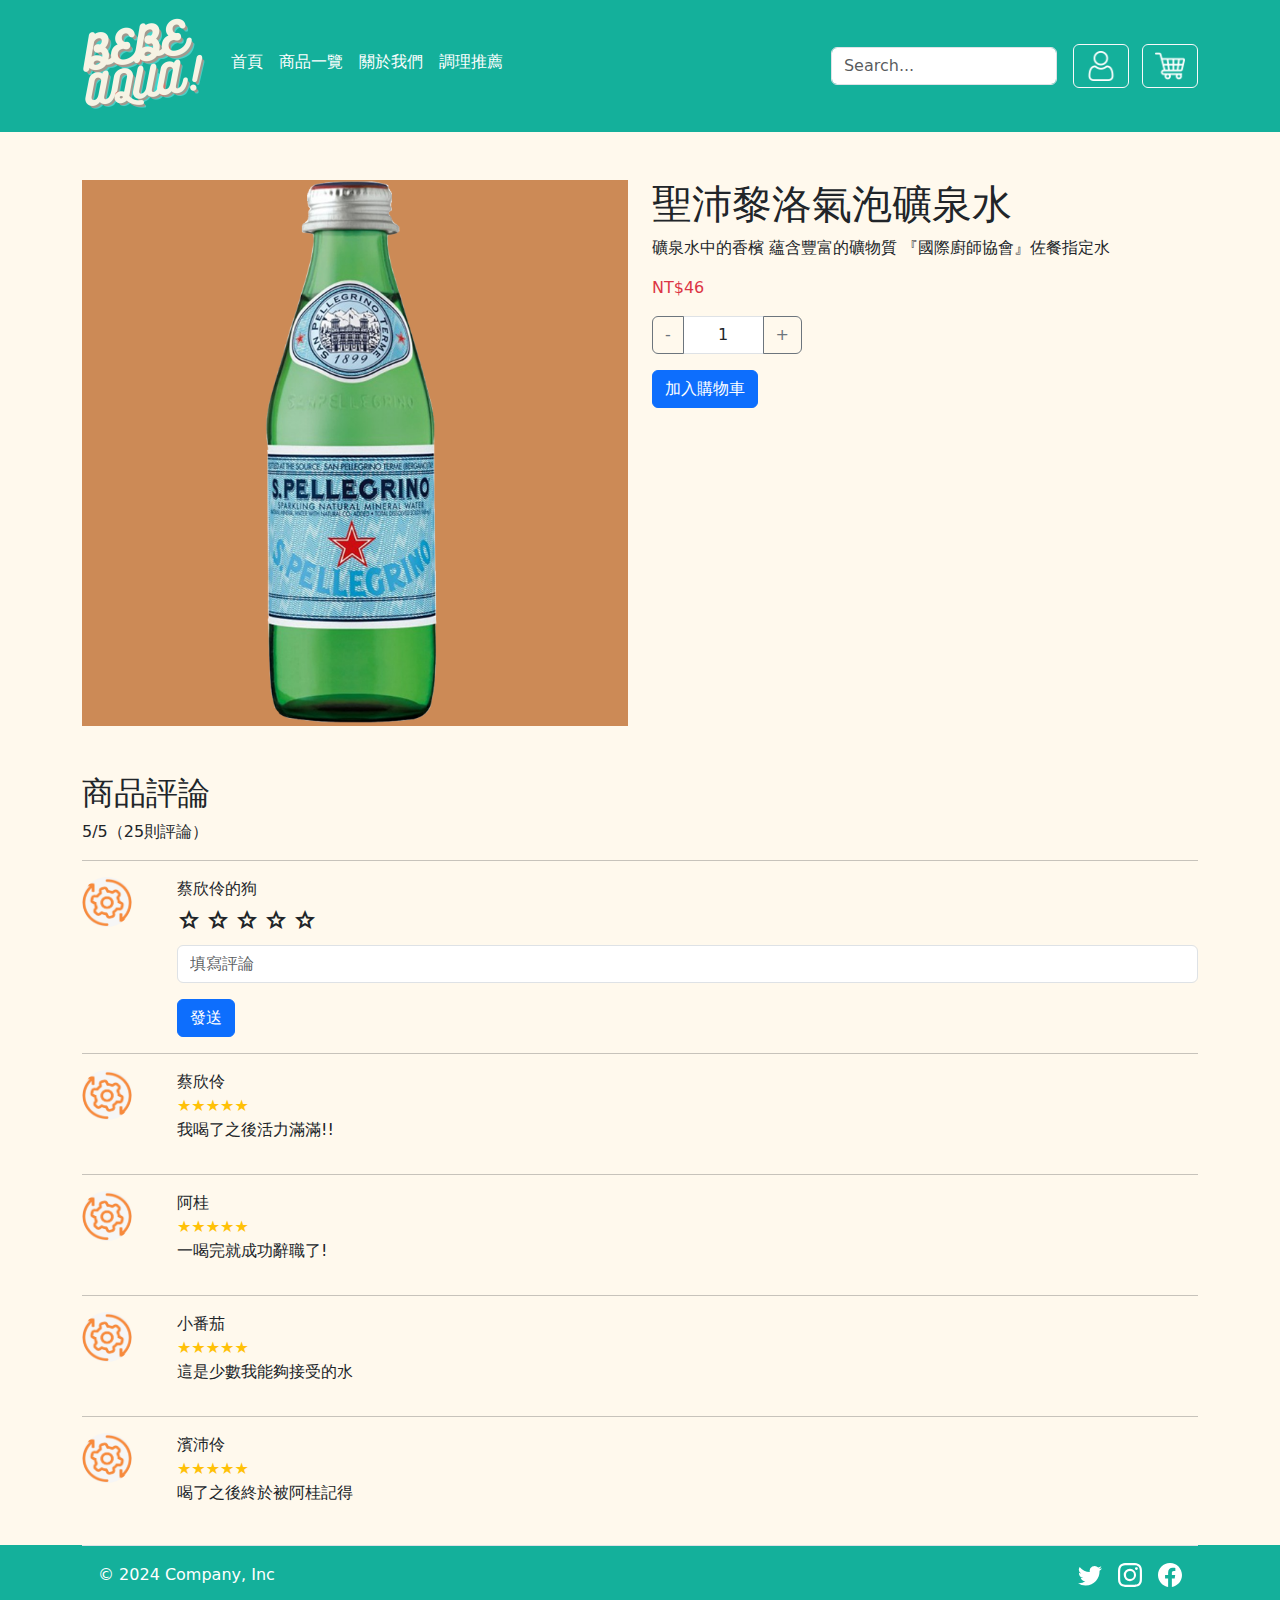
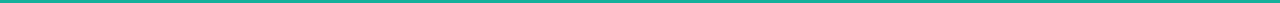
<file: Product4.html>
<!DOCTYPE html>
<html lang="en">
<head>
    <meta charset="UTF-8">
    <meta name="viewport" content="width=device-width, initial-scale=1.0">
    <title>Product</title>
    <!-- gooel符號庫 -->
    <link rel="stylesheet" href="https://fonts.googleapis.com/css2?family=Material+Symbols+Outlined:opsz,wght,FILL,GRAD@20..48,100..700,0..1,-50..200" />
    <!-- Bootstrap CSS -->
    <link href="https://cdn.jsdelivr.net/npm/bootstrap@5.3.3/dist/css/bootstrap.min.css" rel="stylesheet" integrity="sha384-QWTKZyjpPEjISv5WaRU9OFeRpok6YctnYmDr5pNlyT2bRjXh0JMhjY6hW+ALEwIH" crossorigin="anonymous">
    <!-- Custom CSS -->
    <link rel="stylesheet" href="assets/css/product.css">
</head>
<body>
    <header class="p-3 text-white">
        <div class="container">
            <div class="d-flex flex-wrap align-items-center justify-content-center justify-content-lg-start">
                <!--LOGO-->
                <a href="index.html"
                    class="d-flex align-items-center mb-2 me-3 mb-lg-0 text-white text-decoration-none">
                    <img src="assets/image/logo.png" height="100" alt="logo">
                </a>
                <!--導覽列-->
                <ul class="nav col-12 col-lg-auto me-lg-auto mb-2 justify-content-center mb-md-">
                    <li><a href="index.html" class="nav-link px-2 text-white">首頁</a></li>
                    <li><a href="goods.html" class="nav-link px-2 text-white">商品一覽</a></li>
                    <li><a href="about.html" class="nav-link px-2 text-white">關於我們</a></li>
                    <li><a href="recipe.html" class="nav-link px-2 text-white">調理推薦</a></li>
                </ul>
                <!--商品搜尋-->
                <form class="col-12 col-lg-auto mb-3 mb-lg-0 me-lg-3">
                    <input name="itemSearch" type="search" class="form-control form-control-dark"
                        placeholder="Search..." aria-label="Search">
                </form>
                <!--登入/購物車-->
                <div class="text-end">
                    <a href="login.html">
                        <button type="button" class="btn btn-outline-light me-2"><img src="assets/image/user.png"
                                height="30px" alt="user"></button>
                    </a>
                    <a href="Cart.html"><button type="button" class="btn btn-outline-light"><img
                                src="assets/image/shopping-cart.png" height="30px" alt="cart"></button></a>

                </div>
            </div>
        </div>
    </header>

    <!-- Product Section -->

    <!-- FORM在這裡(下面還有評論的FORM) -->
    <form method="get" action="Cart.html" name="cart">
    <div class="container my-5">
        <div class="row">
            <div class="col-md-6 ">
                <img src="assets/image/sparkling1.png" class="img-fluid photo-box" alt="Product Photo">
            </div>
            <div class="col-md-6">
                <h1>聖沛黎洛氣泡礦泉水</h1>
                <p>礦泉水中的香檳
                    蘊含豐富的礦物質
                    『國際廚師協會』佐餐指定水</p>
                <p class="text-danger">NT$46</p>
                <div class="input-group mb-3" style="width: 150px;">
                    <button class="btn btn-outline-secondary" type="button" id="button-minus">-</button>
                    <input type="text" class="form-control text-center" value="1" id="quantity" name="item1">
                    <button class="btn btn-outline-secondary" type="button" id="button-plus">+</button>
                </div>
                <button class="btn btn-primary" value="submit">加入購物車</button>
            </div>
        </div>
    </div>
    </form>

    <!-- Reviews Section -->

    <!-- 評論的FORM -->
    <form action="" method="get" name="comment">
    <div class="container">
        <h2>商品評論</h2>
        <p>5/5（25則評論）</p>
        <hr>
        <!-- Review Form -->
        <div class="row mb-3">
            <div class="col-1">
                <img src="assets/image/R.jpg" class="rounded-circle" alt="Reviewer Avatar" style="width: 50px; height: 50px;">
            </div>
            <div class="col-11">
                蔡欣伶的狗
                    <div class="d-flex">
                        <input type="hidden" id="rate" value="">
                        <span class="star d-flex mb-2">
                            <span class="star-icon outline " data-index="1">star_outline</span>
                            <span class="star-icon outline" data-index="2">star_outline</span>
                            <span class="star-icon outline" data-index="3">star_outline</span>
                            <span class="star-icon outline" data-index="4">star_outline</span>
                            <span class="star-icon outline" data-index="5">star_outline</span>
                        </span>
                    </div>
                    <div class="mb-3">
                        <input type="text" class="form-control" id="commentText" name="commentText" placeholder="填寫評論">
                    </div>
                    <button type="submit" class="btn btn-primary">發送</button>
            </div>
        </div>
    </form>
        <hr>
        <!-- Existing Reviews -->
        <div class="row mb-3">
            <div class="col-1">
                <img src="assets/image/R.jpg" class="rounded-circle" alt="Reviewer Avatar" style="width: 50px; height: 50px;">
            </div>
            <div class="col-11">
                蔡欣伶
                <div class="d-flex">
                    <span class="text-warning">★★★★★</span>
                </div>
                <p>我喝了之後活力滿滿!!</p>
            </div>
        </div>
        <hr>
        <div class="row mb-3">
            <div class="col-1">
                <img src="assets/image/R.jpg" class="rounded-circle" alt="Reviewer Avatar" style="width: 50px; height: 50px;">
            </div>
            <div class="col-11">
                阿桂
                <div class="d-flex">
                    <span class="text-warning">★★★★★</span>
                </div>
                <p>一喝完就成功辭職了!</p>
            </div>
        </div>
        <hr>
        <div class="row mb-3">
            <div class="col-1">
                <img src="assets/image/R.jpg" class="rounded-circle" alt="Reviewer Avatar" style="width: 50px; height: 50px;">
            </div>
            <div class="col-11">
                小番茄
                <div class="d-flex">
                    <span class="text-warning">★★★★★</span>
                </div>
                <p>這是少數我能夠接受的水</p>
            </div>
        </div>
        <hr>
        <div class="row mb-3">
            <div class="col-1">
                <img src="assets/image/R.jpg" class="rounded-circle" alt="Reviewer Avatar" style="width: 50px; height: 50px;">
            </div>
            <div class="col-11">
                濱沛伶
                <div class="d-flex">
                    <span class="text-warning">★★★★★</span>
                </div>
                <p>喝了之後終於被阿桂記得</p>
            </div>
        </div>
    </div>

    <!-- Footer -->
    <div class="greenBackground">
        <div class="container">
          <footer class="d-flex flex-wrap justify-content-between align-items-center p-3 mt-4 border-top">
            <div class="col-md-4 d-flex align-items-center">
              <span class="text-white">&copy; 2024 Company, Inc</span>
            </div>
            <ul class="nav col-md-4 justify-content-end list-unstyled d-flex">
              <li class="ms-3"><a class="text-muted iconFillWhite" href="https://x.com/LithuanianGovt" target="_blank"><img
                    src="assets/image/twitter.svg" alt="twitter" height="24"></a>
              </li>
              <li class="ms-3"><a class="text-muted iconFillWhite" href="https://www.instagram.com/" target="_blank"><img
                    src="assets/image/instagram.svg" alt="instagram" height="24"></a></li>
              <li class="ms-3"><a class="text-muted iconFillWhite"
                  href="https://www.facebook.com/pages/%E4%B8%AD%E5%8E%9F%E5%A4%A7%E5%AD%B8/108333922524869"
                  target="_blank"><img src="assets/image/facebook.svg" alt="facebook" height="24"></a>
              </li>
            </ul>
          </footer>
        </div>
      </div>

    <!-- Custom JS -->
    <script src="assets/js/product.js"></script>
</body>
</html>
</file>
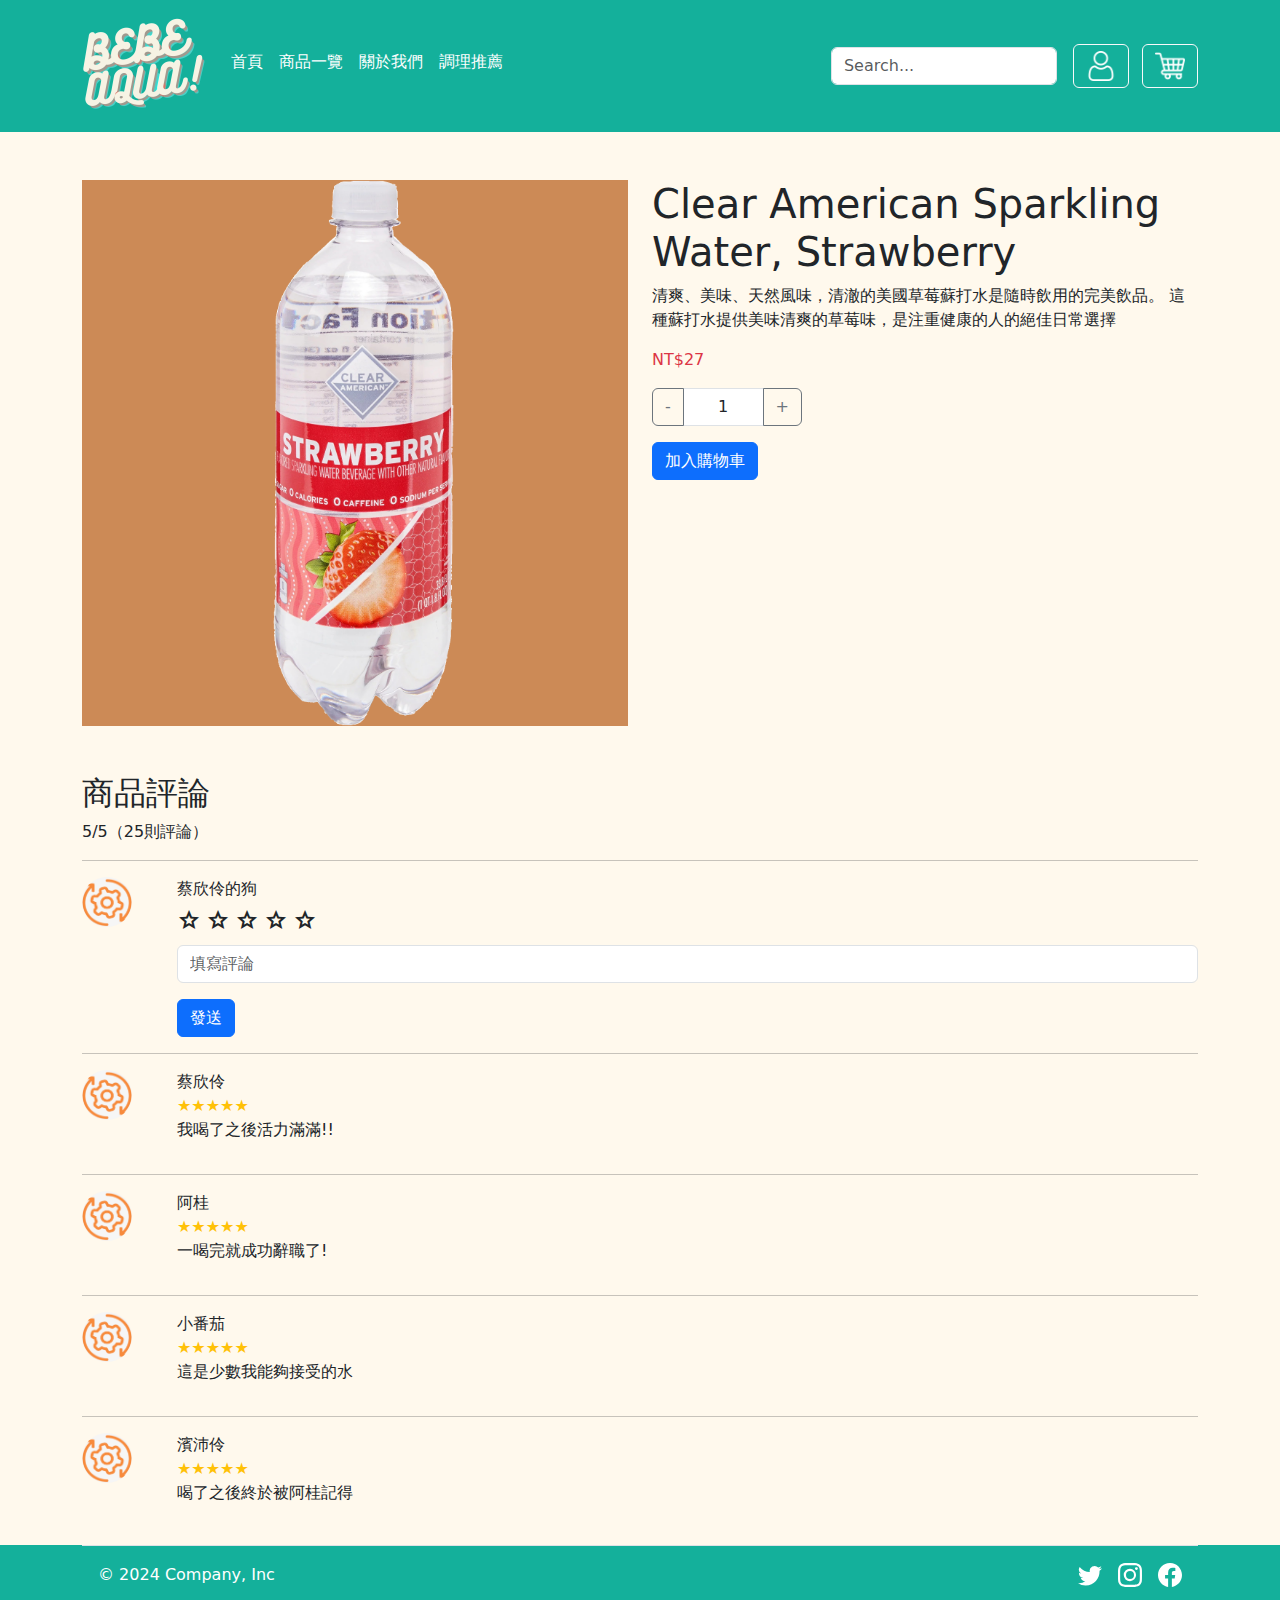
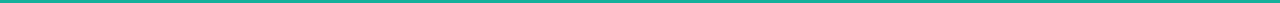
<file: Product5.html>
<!DOCTYPE html>
<html lang="en">
<head>
    <meta charset="UTF-8">
    <meta name="viewport" content="width=device-width, initial-scale=1.0">
    <title>Product</title>
    <!-- gooel符號庫 -->
    <link rel="stylesheet" href="https://fonts.googleapis.com/css2?family=Material+Symbols+Outlined:opsz,wght,FILL,GRAD@20..48,100..700,0..1,-50..200" />
    <!-- Bootstrap CSS -->
    <link href="https://cdn.jsdelivr.net/npm/bootstrap@5.3.3/dist/css/bootstrap.min.css" rel="stylesheet" integrity="sha384-QWTKZyjpPEjISv5WaRU9OFeRpok6YctnYmDr5pNlyT2bRjXh0JMhjY6hW+ALEwIH" crossorigin="anonymous">
    <!-- Custom CSS -->
    <link rel="stylesheet" href="assets/css/product.css">
</head>
<body>
    <header class="p-3 text-white">
        <div class="container">
            <div class="d-flex flex-wrap align-items-center justify-content-center justify-content-lg-start">
                <!--LOGO-->
                <a href="index.html"
                    class="d-flex align-items-center mb-2 me-3 mb-lg-0 text-white text-decoration-none">
                    <img src="assets/image/logo.png" height="100" alt="logo">
                </a>
                <!--導覽列-->
                <ul class="nav col-12 col-lg-auto me-lg-auto mb-2 justify-content-center mb-md-">
                    <li><a href="index.html" class="nav-link px-2 text-white">首頁</a></li>
                    <li><a href="goods.html" class="nav-link px-2 text-white">商品一覽</a></li>
                    <li><a href="about.html" class="nav-link px-2 text-white">關於我們</a></li>
                    <li><a href="recipe.html" class="nav-link px-2 text-white">調理推薦</a></li>
                </ul>
                <!--商品搜尋-->
                <form class="col-12 col-lg-auto mb-3 mb-lg-0 me-lg-3">
                    <input name="itemSearch" type="search" class="form-control form-control-dark"
                        placeholder="Search..." aria-label="Search">
                </form>
                <!--登入/購物車-->
                <div class="text-end">
                    <a href="login.html">
                        <button type="button" class="btn btn-outline-light me-2"><img src="assets/image/user.png"
                                height="30px" alt="user"></button>
                    </a>
                    <a href="Cart.html"><button type="button" class="btn btn-outline-light"><img
                                src="assets/image/shopping-cart.png" height="30px" alt="cart"></button></a>

                </div>
            </div>
        </div>
    </header>

    <!-- Product Section -->

    <!-- FORM在這裡(下面還有評論的FORM) -->
    <form method="get" action="Cart.html" name="cart">
    <div class="container my-5">
        <div class="row">
            <div class="col-md-6 ">
                <img src="assets/image/sparkling2.png" class="img-fluid photo-box" alt="Product Photo">
            </div>
            <div class="col-md-6">
                <h1>Clear American Sparkling Water, Strawberry</h1>
                <p>清爽、美味、天然風味，清澈的美國草莓蘇打水是隨時飲用的完美飲品。
                    這種蘇打水提供美味清爽的草莓味，是注重健康的人的絕佳日常選擇</p>
                <p class="text-danger">NT$27</p>
                <div class="input-group mb-3" style="width: 150px;">
                    <button class="btn btn-outline-secondary" type="button" id="button-minus">-</button>
                    <input type="text" class="form-control text-center" value="1" id="quantity" name="item1">
                    <button class="btn btn-outline-secondary" type="button" id="button-plus">+</button>
                </div>
                <button class="btn btn-primary" value="submit">加入購物車</button>
            </div>
        </div>
    </div>
    </form>

    <!-- Reviews Section -->

    <!-- 評論的FORM -->
    <form action="" method="get" name="comment">
    <div class="container">
        <h2>商品評論</h2>
        <p>5/5（25則評論）</p>
        <hr>
        <!-- Review Form -->
        <div class="row mb-3">
            <div class="col-1">
                <img src="assets/image/R.jpg" class="rounded-circle" alt="Reviewer Avatar" style="width: 50px; height: 50px;">
            </div>
            <div class="col-11">
                蔡欣伶的狗
                    <div class="d-flex">
                        <input type="hidden" id="rate" value="">
                        <span class="star d-flex mb-2">
                            <span class="star-icon outline " data-index="1">star_outline</span>
                            <span class="star-icon outline" data-index="2">star_outline</span>
                            <span class="star-icon outline" data-index="3">star_outline</span>
                            <span class="star-icon outline" data-index="4">star_outline</span>
                            <span class="star-icon outline" data-index="5">star_outline</span>
                        </span>
                    </div>
                    <div class="mb-3">
                        <input type="text" class="form-control" id="commentText" name="commentText" placeholder="填寫評論">
                    </div>
                    <button type="submit" class="btn btn-primary">發送</button>
            </div>
        </div>
    </form>
        <hr>
        <!-- Existing Reviews -->
        <div class="row mb-3">
            <div class="col-1">
                <img src="assets/image/R.jpg" class="rounded-circle" alt="Reviewer Avatar" style="width: 50px; height: 50px;">
            </div>
            <div class="col-11">
                蔡欣伶
                <div class="d-flex">
                    <span class="text-warning">★★★★★</span>
                </div>
                <p>我喝了之後活力滿滿!!</p>
            </div>
        </div>
        <hr>
        <div class="row mb-3">
            <div class="col-1">
                <img src="assets/image/R.jpg" class="rounded-circle" alt="Reviewer Avatar" style="width: 50px; height: 50px;">
            </div>
            <div class="col-11">
                阿桂
                <div class="d-flex">
                    <span class="text-warning">★★★★★</span>
                </div>
                <p>一喝完就成功辭職了!</p>
            </div>
        </div>
        <hr>
        <div class="row mb-3">
            <div class="col-1">
                <img src="assets/image/R.jpg" class="rounded-circle" alt="Reviewer Avatar" style="width: 50px; height: 50px;">
            </div>
            <div class="col-11">
                小番茄
                <div class="d-flex">
                    <span class="text-warning">★★★★★</span>
                </div>
                <p>這是少數我能夠接受的水</p>
            </div>
        </div>
        <hr>
        <div class="row mb-3">
            <div class="col-1">
                <img src="assets/image/R.jpg" class="rounded-circle" alt="Reviewer Avatar" style="width: 50px; height: 50px;">
            </div>
            <div class="col-11">
                濱沛伶
                <div class="d-flex">
                    <span class="text-warning">★★★★★</span>
                </div>
                <p>喝了之後終於被阿桂記得</p>
            </div>
        </div>
    </div>

    <!-- Footer -->
    <div class="greenBackground">
        <div class="container">
          <footer class="d-flex flex-wrap justify-content-between align-items-center p-3 mt-4 border-top">
            <div class="col-md-4 d-flex align-items-center">
              <span class="text-white">&copy; 2024 Company, Inc</span>
            </div>
            <ul class="nav col-md-4 justify-content-end list-unstyled d-flex">
              <li class="ms-3"><a class="text-muted iconFillWhite" href="https://x.com/LithuanianGovt" target="_blank"><img
                    src="assets/image/twitter.svg" alt="twitter" height="24"></a>
              </li>
              <li class="ms-3"><a class="text-muted iconFillWhite" href="https://www.instagram.com/" target="_blank"><img
                    src="assets/image/instagram.svg" alt="instagram" height="24"></a></li>
              <li class="ms-3"><a class="text-muted iconFillWhite"
                  href="https://www.facebook.com/pages/%E4%B8%AD%E5%8E%9F%E5%A4%A7%E5%AD%B8/108333922524869"
                  target="_blank"><img src="assets/image/facebook.svg" alt="facebook" height="24"></a>
              </li>
            </ul>
          </footer>
        </div>
      </div>

    <!-- Custom JS -->
    <script src="assets/js/product.js"></script>
</body>
</html>
</file>
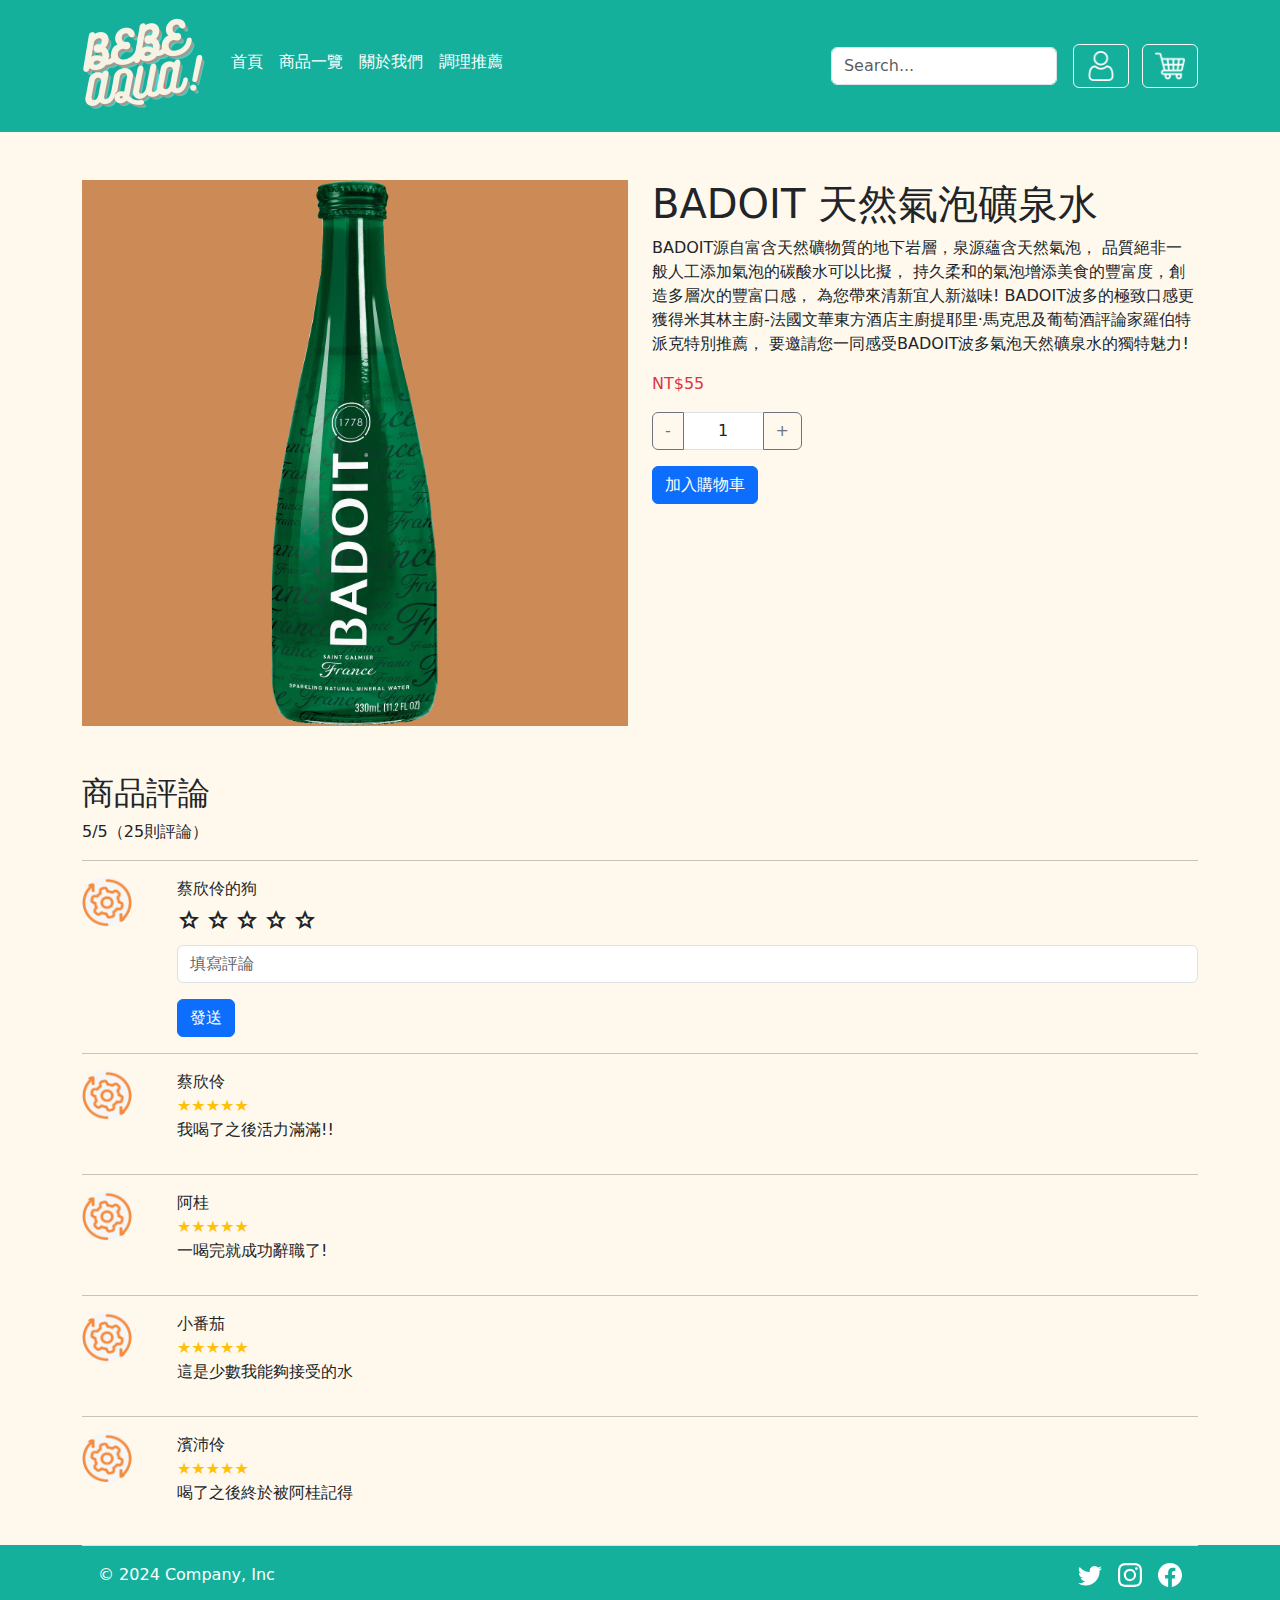
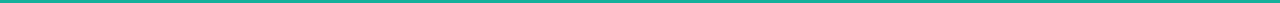
<file: Product6.html>
<!DOCTYPE html>
<html lang="en">
<head>
    <meta charset="UTF-8">
    <meta name="viewport" content="width=device-width, initial-scale=1.0">
    <title>Product</title>
    <!-- gooel符號庫 -->
    <link rel="stylesheet" href="https://fonts.googleapis.com/css2?family=Material+Symbols+Outlined:opsz,wght,FILL,GRAD@20..48,100..700,0..1,-50..200" />
    <!-- Bootstrap CSS -->
    <link href="https://cdn.jsdelivr.net/npm/bootstrap@5.3.3/dist/css/bootstrap.min.css" rel="stylesheet" integrity="sha384-QWTKZyjpPEjISv5WaRU9OFeRpok6YctnYmDr5pNlyT2bRjXh0JMhjY6hW+ALEwIH" crossorigin="anonymous">
    <!-- Custom CSS -->
    <link rel="stylesheet" href="assets/css/product.css">
</head>
<body>
    <header class="p-3 text-white">
        <div class="container">
            <div class="d-flex flex-wrap align-items-center justify-content-center justify-content-lg-start">
                <!--LOGO-->
                <a href="index.html"
                    class="d-flex align-items-center mb-2 me-3 mb-lg-0 text-white text-decoration-none">
                    <img src="assets/image/logo.png" height="100" alt="logo">
                </a>
                <!--導覽列-->
                <ul class="nav col-12 col-lg-auto me-lg-auto mb-2 justify-content-center mb-md-">
                    <li><a href="index.html" class="nav-link px-2 text-white">首頁</a></li>
                    <li><a href="goods.html" class="nav-link px-2 text-white">商品一覽</a></li>
                    <li><a href="about.html" class="nav-link px-2 text-white">關於我們</a></li>
                    <li><a href="recipe.html" class="nav-link px-2 text-white">調理推薦</a></li>
                </ul>
                <!--商品搜尋-->
                <form class="col-12 col-lg-auto mb-3 mb-lg-0 me-lg-3">
                    <input name="itemSearch" type="search" class="form-control form-control-dark"
                        placeholder="Search..." aria-label="Search">
                </form>
                <!--登入/購物車-->
                <div class="text-end">
                    <a href="login.html">
                        <button type="button" class="btn btn-outline-light me-2"><img src="assets/image/user.png"
                                height="30px" alt="user"></button>
                    </a>
                    <a href="Cart.html"><button type="button" class="btn btn-outline-light"><img
                                src="assets/image/shopping-cart.png" height="30px" alt="cart"></button></a>

                </div>
            </div>
        </div>
    </header>

    <!-- Product Section -->

    <!-- FORM在這裡(下面還有評論的FORM) -->
    <form method="get" action="Cart.html" name="cart">
    <div class="container my-5">
        <div class="row">
            <div class="col-md-6 ">
                <img src="assets/image/sparkling3.png" class="img-fluid photo-box" alt="Product Photo">
            </div>
            <div class="col-md-6">
                <h1>BADOIT 天然氣泡礦泉水</h1>
                <p>BADOIT源自富含天然礦物質的地下岩層，泉源蘊含天然氣泡，
                    品質絕非一般人工添加氣泡的碳酸水可以比擬，
                    持久柔和的氣泡增添美食的豐富度，創造多層次的豐富口感，
                    為您帶來清新宜人新滋味! 
                    BADOIT波多的極致口感更獲得米其林主廚-法國文華東方酒店主廚提耶里‧馬克思及葡萄酒評論家羅伯特 派克特別推薦，
                    要邀請您一同感受BADOIT波多氣泡天然礦泉水的獨特魅力!</p>
                <p class="text-danger">NT$55</p>
                <div class="input-group mb-3" style="width: 150px;">
                    <button class="btn btn-outline-secondary" type="button" id="button-minus">-</button>
                    <input type="text" class="form-control text-center" value="1" id="quantity" name="item1">
                    <button class="btn btn-outline-secondary" type="button" id="button-plus">+</button>
                </div>
                <button class="btn btn-primary" value="submit">加入購物車</button>
            </div>
        </div>
    </div>
    </form>

    <!-- Reviews Section -->

    <!-- 評論的FORM -->
    <form action="" method="get" name="comment">
    <div class="container">
        <h2>商品評論</h2>
        <p>5/5（25則評論）</p>
        <hr>
        <!-- Review Form -->
        <div class="row mb-3">
            <div class="col-1">
                <img src="assets/image/R.jpg" class="rounded-circle" alt="Reviewer Avatar" style="width: 50px; height: 50px;">
            </div>
            <div class="col-11">
                蔡欣伶的狗
                    <div class="d-flex">
                        <input type="hidden" id="rate" value="">
                        <span class="star d-flex mb-2">
                            <span class="star-icon outline " data-index="1">star_outline</span>
                            <span class="star-icon outline" data-index="2">star_outline</span>
                            <span class="star-icon outline" data-index="3">star_outline</span>
                            <span class="star-icon outline" data-index="4">star_outline</span>
                            <span class="star-icon outline" data-index="5">star_outline</span>
                        </span>
                    </div>
                    <div class="mb-3">
                        <input type="text" class="form-control" id="commentText" name="commentText" placeholder="填寫評論">
                    </div>
                    <button type="submit" class="btn btn-primary">發送</button>
            </div>
        </div>
    </form>
        <hr>
        <!-- Existing Reviews -->
        <div class="row mb-3">
            <div class="col-1">
                <img src="assets/image/R.jpg" class="rounded-circle" alt="Reviewer Avatar" style="width: 50px; height: 50px;">
            </div>
            <div class="col-11">
                蔡欣伶
                <div class="d-flex">
                    <span class="text-warning">★★★★★</span>
                </div>
                <p>我喝了之後活力滿滿!!</p>
            </div>
        </div>
        <hr>
        <div class="row mb-3">
            <div class="col-1">
                <img src="assets/image/R.jpg" class="rounded-circle" alt="Reviewer Avatar" style="width: 50px; height: 50px;">
            </div>
            <div class="col-11">
                阿桂
                <div class="d-flex">
                    <span class="text-warning">★★★★★</span>
                </div>
                <p>一喝完就成功辭職了!</p>
            </div>
        </div>
        <hr>
        <div class="row mb-3">
            <div class="col-1">
                <img src="assets/image/R.jpg" class="rounded-circle" alt="Reviewer Avatar" style="width: 50px; height: 50px;">
            </div>
            <div class="col-11">
                小番茄
                <div class="d-flex">
                    <span class="text-warning">★★★★★</span>
                </div>
                <p>這是少數我能夠接受的水</p>
            </div>
        </div>
        <hr>
        <div class="row mb-3">
            <div class="col-1">
                <img src="assets/image/R.jpg" class="rounded-circle" alt="Reviewer Avatar" style="width: 50px; height: 50px;">
            </div>
            <div class="col-11">
                濱沛伶
                <div class="d-flex">
                    <span class="text-warning">★★★★★</span>
                </div>
                <p>喝了之後終於被阿桂記得</p>
            </div>
        </div>
    </div>

    <!-- Footer -->
    <div class="greenBackground">
        <div class="container">
          <footer class="d-flex flex-wrap justify-content-between align-items-center p-3 mt-4 border-top">
            <div class="col-md-4 d-flex align-items-center">
              <span class="text-white">&copy; 2024 Company, Inc</span>
            </div>
            <ul class="nav col-md-4 justify-content-end list-unstyled d-flex">
              <li class="ms-3"><a class="text-muted iconFillWhite" href="https://x.com/LithuanianGovt" target="_blank"><img
                    src="assets/image/twitter.svg" alt="twitter" height="24"></a>
              </li>
              <li class="ms-3"><a class="text-muted iconFillWhite" href="https://www.instagram.com/" target="_blank"><img
                    src="assets/image/instagram.svg" alt="instagram" height="24"></a></li>
              <li class="ms-3"><a class="text-muted iconFillWhite"
                  href="https://www.facebook.com/pages/%E4%B8%AD%E5%8E%9F%E5%A4%A7%E5%AD%B8/108333922524869"
                  target="_blank"><img src="assets/image/facebook.svg" alt="facebook" height="24"></a>
              </li>
            </ul>
          </footer>
        </div>
      </div>

    <!-- Custom JS -->
    <script src="assets/js/product.js"></script>
</body>
</html>
</file>
<file: assets/css/cart.css>
body {
    background-color: #FAF3E0;
}

@media (max-width: 768px) {
    .search-bar {
        display: none;
    }
}
header {
    --bg: #14B09B;
    --color: #ffffff;
    background: var(--bg);
    color: var(--color);
    position: sticky;
    top: 0;
    z-index: 5;
} 

a {
    text-decoration: none;
}

.greenBackground {
    margin: 0;
    background-color: #14B09B;
}

.iconFillWhite {
    filter: invert(100%) sepia(100%) saturate(542%) hue-rotate(298deg) brightness(116%) contrast(112%);
}

.row {
    justify-content: space-evenly;
}

.col-12, .sum {
    justify-content: space-evenly;
}

input[type="text"] {
    width: 50px;
}

.btn{
    border: 0;
    background-color: #14B09B;
}

.remove-item{
    background-color: #FAF3E0;
}


.btn-outline-danger {
    border-radius: 0;
}

hr {
    border-top: 1px solid #ccc;
}
.photo-box {
    background-color: #cc8a56;
}

.photo-box, main > img {
    width: 100px;
    height: 100px;
    display: flex;
    align-items: center;
    justify-content: center;
    color: white;
    font-weight: bold;
}
main {
    min-height: 80vh;
}
</file>
<file: assets/css/detail.css>
body {
    background-color: #FAF3E0;
}
@media (max-width: 768px) {
    .search-bar {
        display: none;
    }
}
header {
    --bg: #14B09B;
    --color: #ffffff;
    background: var(--bg);
    color: var(--color);
    position: sticky;
    top: 0;
    z-index: 5;
} 

a {
    text-decoration: none;
}

.btn{
    border: 0;
    background-color: #14B09B;
}

.greenBackground {
    margin: 0;
    background-color: #14B09B;
}

.iconFillWhite {
    filter: invert(100%) sepia(100%) saturate(542%) hue-rotate(298deg) brightness(116%) contrast(112%);
}

.product-card {
    border: 1px solid;
    padding: 10px;
}

.photo-box {
    background-color: #cc8a56;
}
.col-12, .sum {
    justify-content: space-evenly;
}

main  img {
    width: 100px;
    height: 100px;
    display: flex;
    align-items: center;
    justify-content: center;
    background-color: #cc8a56;
    font-weight: bold;
}

main {
    min-height: 80vh;
}
</file>
<file: assets/css/goods.css>
@charset "utf-8";
@import url(goods.css);

* {
    box-sizing: border-box;
    /* background-color: #ebe5d9; */
    margin: 0px;
}

body {
    /* background-color: #ebe5d9; */
    margin: 0px;
}

header {
    --bg: #14B09B;
    --color: #ffffff;
    background: var(--bg);
    color: var(--color);
    position: sticky;
    top: 0;
    z-index: 5;
}

.ad {

    max-width: 100%;
    max-height: 40%;
}

button {
    padding: 20px 0px;
}

.square {
    padding: 50px 20px;
    align-items: center;
    text-align: center;
    justify-content: center;
}

.block {
    display: flex;
    flex-wrap: wrap;
    padding: 30px 15px;
    margin: 10px;
    border-radius: 15px;
    background-size: cover;
    text-align: center;
    align-items: center;
    justify-content: center;
}

.goods {
    max-width: 70%;
    max-height: 70%;
}

a {
    text-decoration: none;
    color: black;
}

a:hover {
    color: #14b09b;
}

.greenBackground {
    margin: 0;
    background-color: #14B09B;
}

.iconFillWhite {
    filter: invert(100%) sepia(100%) saturate(542%) hue-rotate(298deg) brightness(116%) contrast(112%);
}
</file>
<file: assets/css/login.css>
@charset "utf-8";
@import url(login.css);


body {
    background-color: #cc8a56;
    margin: 0;
    height: 100vh;
    /* display: flex;
    justify-content: center;
    align-items: center; */

}

h2 {
    font-weight: bolder;
    font-size: 1.5fr;
}

input {
    border-radius: 4px;
    font-size: 1rem;

}

.underLineStyle {
    background-color: #ebe5d9;
    outline: none;
    border: none;
    border-bottom: 2px solid #ccc;
    padding-top: 5%;
    padding-bottom: 5%;
    font-size: 1fr;
}

.bg {
    max-width: 50%;
    /* Increase container width */
    width: 50%;
    height: 90%;
    padding: 3%;
    /* Increase padding */
    background-color: #ebe5d9;
    border-radius: 0px;
    box-shadow: 0 0 15px rgba(0, 0, 0, 0.1);
    min-height: 80vh;
}

/* nav{
   
    margin-left: -32.5%;
    display: flex;
    justify-content: center;
} */
.block {
    display: flex;
    justify-content: center;
    align-items: center;
    padding-top: 5%;
    padding-bottom: 5%;
}

.custom-btn {
    background-color: #14b09b;
    border-color: #14b09b;
    font-size: 1.2rem;
    padding: 5px 10px;
    border-radius: 5px;
    transition: background-color 0.3s, border-color 0.3s;
}

.custom-btn:hover {
    background-color: #119180;
    border-color: #119180;
}

a {
    text-decoration: none;
    color: black;
    white-space: nowrap;
}

a:hover {
    color: #14b09b;
}

header {
    --bg: #14B09B;
    --color: #ffffff;
    background: var(--bg);
    color: var(--color);
    position: sticky;
    top: 0;
    width: 100%;
    z-index: 1000;
}

.greenBackground {
    margin: 0;
    background-color: #14B09B;
    display: flex;
    flex-direction: column;
}

.iconFillWhite {
    filter: invert(100%) sepia(100%) saturate(542%) hue-rotate(298deg) brightness(116%) contrast(112%);
}
</file>
<file: assets/css/member.css>
@charset "utf-8";
@import url(member.css);



body {
    background-color: #cc8a56;
    margin: 0;
    height: 100vh;
    /* display: flex;
    justify-content: center;
    align-items: center; */

}

header {
    --bg: #14B09B;
    --color: #ffffff;
    background: var(--bg);
    color: var(--color);
    position: sticky;
    top: 0;
    width: 100%;
    z-index: 1000;
}

h2 {
    font-weight: bolder;
    font-size: 1.5fr;
}

.block {
    display: flex;
    justify-content: center;
    align-items: center;
    padding-top: 5%;
    padding-bottom: 5%;
}

.bg {

    max-width: 50%;
    /* Increase container width */
    width: 50%;
    height: 90%;
    padding: 3%;
    /* Increase padding */
    background-color: #ebe5d9;
    border-radius: 5px;
    box-shadow: 0 0 15px rgba(0, 0, 0, 0.1);
    min-height: 80vh;
}

.greenBackground {
    margin: 0;
    background-color: #14B09B;
}

.iconFillWhite {
    filter: invert(100%) sepia(100%) saturate(542%) hue-rotate(298deg) brightness(116%) contrast(112%);
}

.custom-btn {
    display: block;
    background-color: #14b09b;
    border-color: #14b09b;
    font-size: 1.2rem;
    padding: 5px 10px;
    border-radius: 5px;
    transition: background-color 0.3s, border-color 0.3s;
}

.custom-btn:hover {
    background-color: #119180;
    border-color: #119180;
}

input {
    border-radius: 4px;
    font-size: 1rem;
    display: flex;
    justify-content: center;
}

.font {
    font-size: 20px;

}

/* STAR */
/* 填滿星星的css */
.star-icon.filled {
    font-variation-settings: 'FILL' 1, 'wght' 400, 'GRAD' 0, 'opsz' 24;
    color: yellow;
}

.star-icon.outline {
    font-variation-settings: 'FILL' 0, 'wght' 400, 'GRAD' 0, 'opsz' 24;
}

.star-icon {
    font-family: 'Material Symbols Outlined';
    font-size: 24px;
    cursor: pointer;
    margin-right: 5px;

}

.star-rating input {
    display: none;
}
.product {
    width: 100px;
    height: 100px;
    display: flex;
    align-items: center;
    justify-content: center;
    color: white;
    font-weight: bold;
}
</file>
<file: assets/css/product.css>
body {
    background-color: #FFF9ED;
}

@media (max-width: 768px) {
    .search-bar {
        display: none;
    }
}
header {
    --bg: #14B09B;
    --color: #ffffff;
    background: var(--bg);
    color: var(--color);
    position: sticky;
    top: 0;
    z-index: 5;
} 

a {
    text-decoration: none;
}

.greenBackground {
    margin: 0;
    background-color: #14B09B;
}

.iconFillWhite {
    filter: invert(100%) sepia(100%) saturate(542%) hue-rotate(298deg) brightness(116%) contrast(112%);
}

/* 填滿星星的css */
.star-icon.filled {
    font-variation-settings: 'FILL' 1, 'wght' 400, 'GRAD' 0, 'opsz' 24;
    color: orange;
}
.star-icon.outline {
    font-variation-settings: 'FILL' 0, 'wght' 400, 'GRAD' 0, 'opsz' 24;
}

.photo-box {
    background-color: #cc8a56;
}

.star-icon {
    font-family: 'Material Symbols Outlined';
    font-size: 24px;
    cursor: pointer;
    margin-right: 5px;
    
}

.star-rating input {
    display: none;
}
</file>
